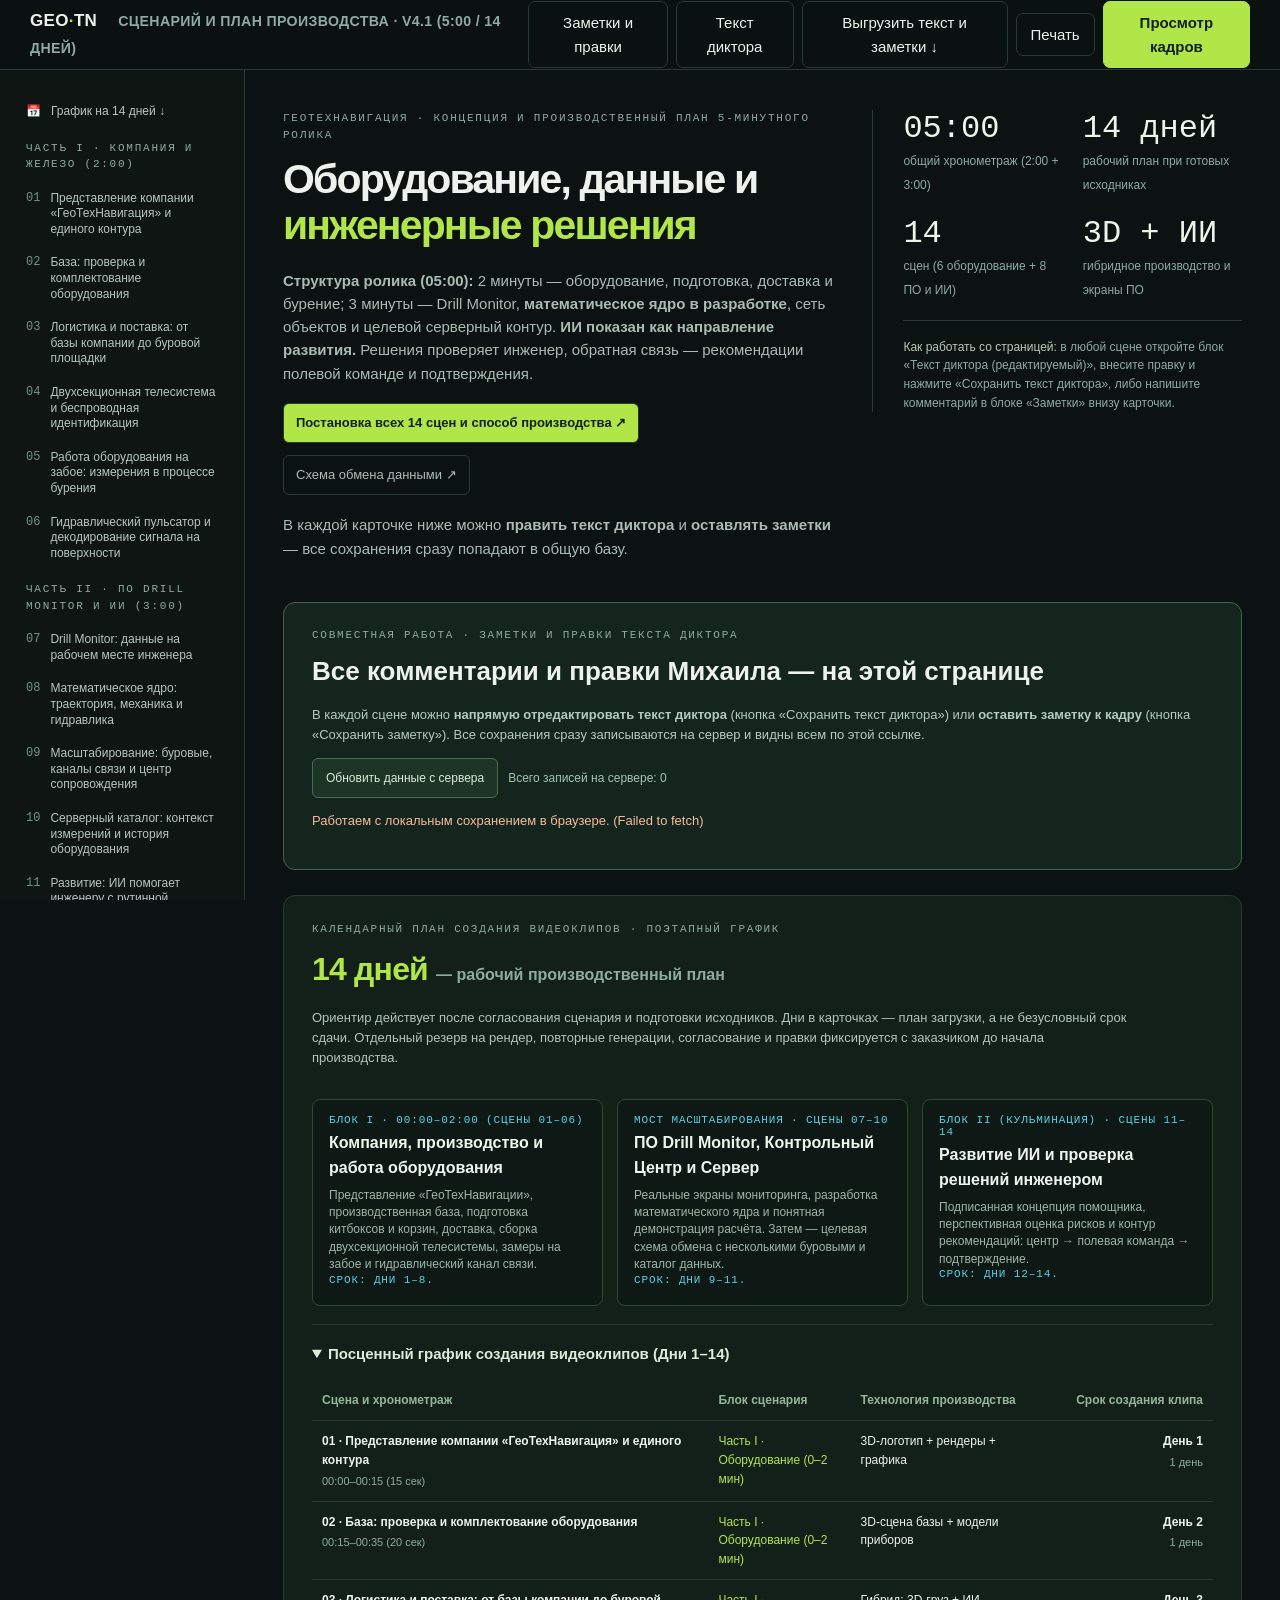
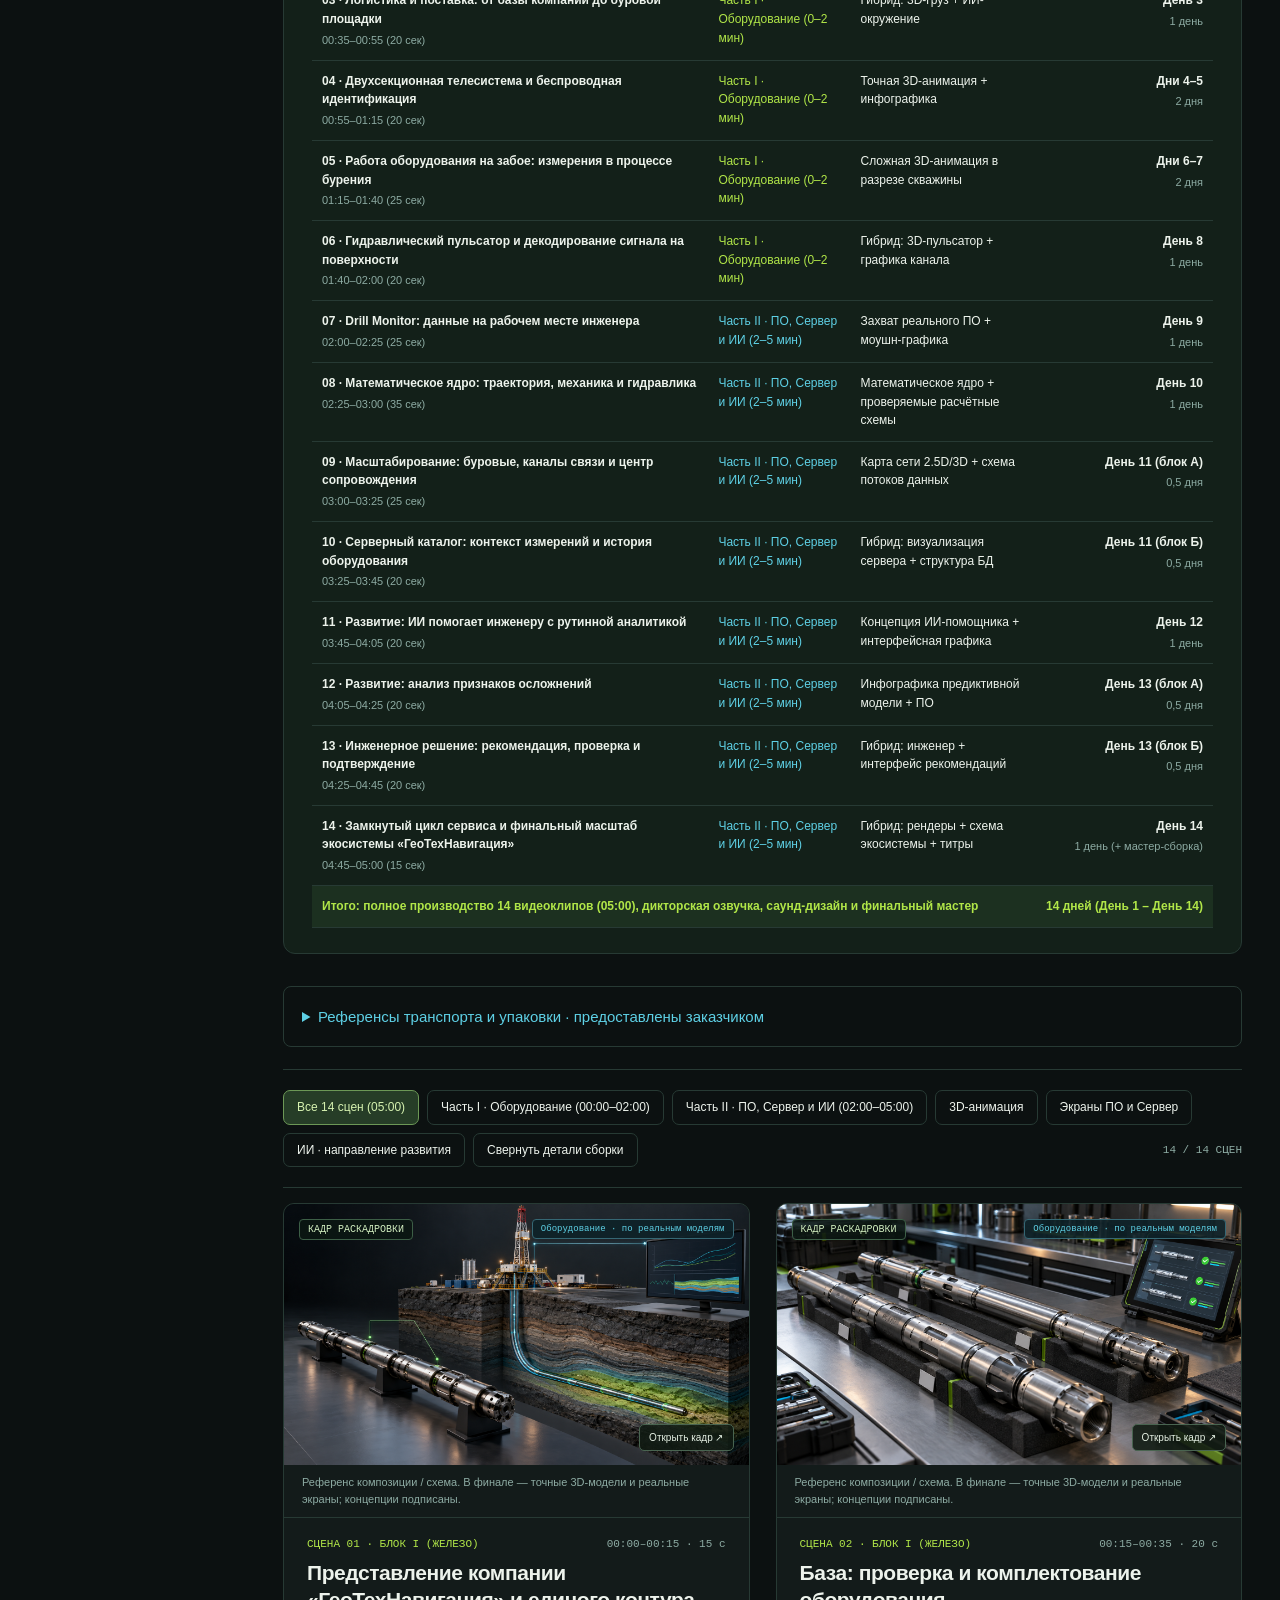
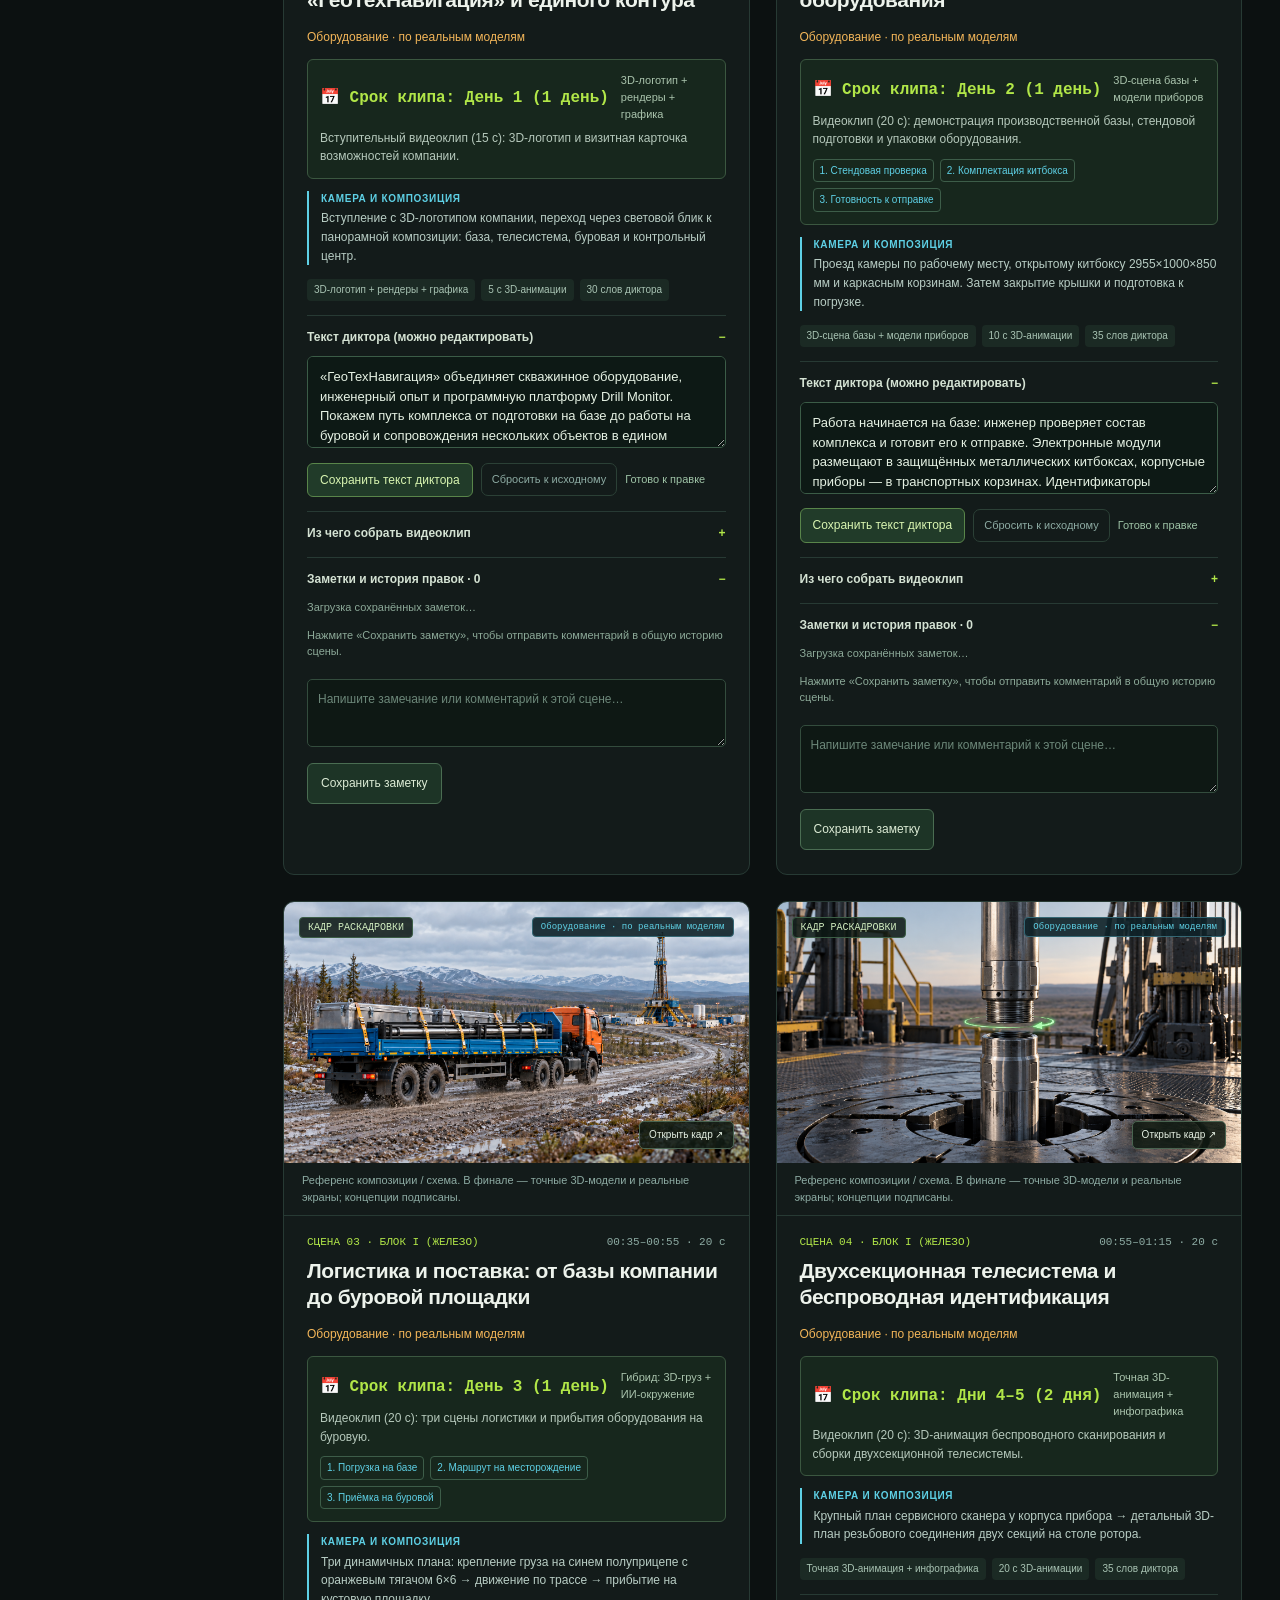
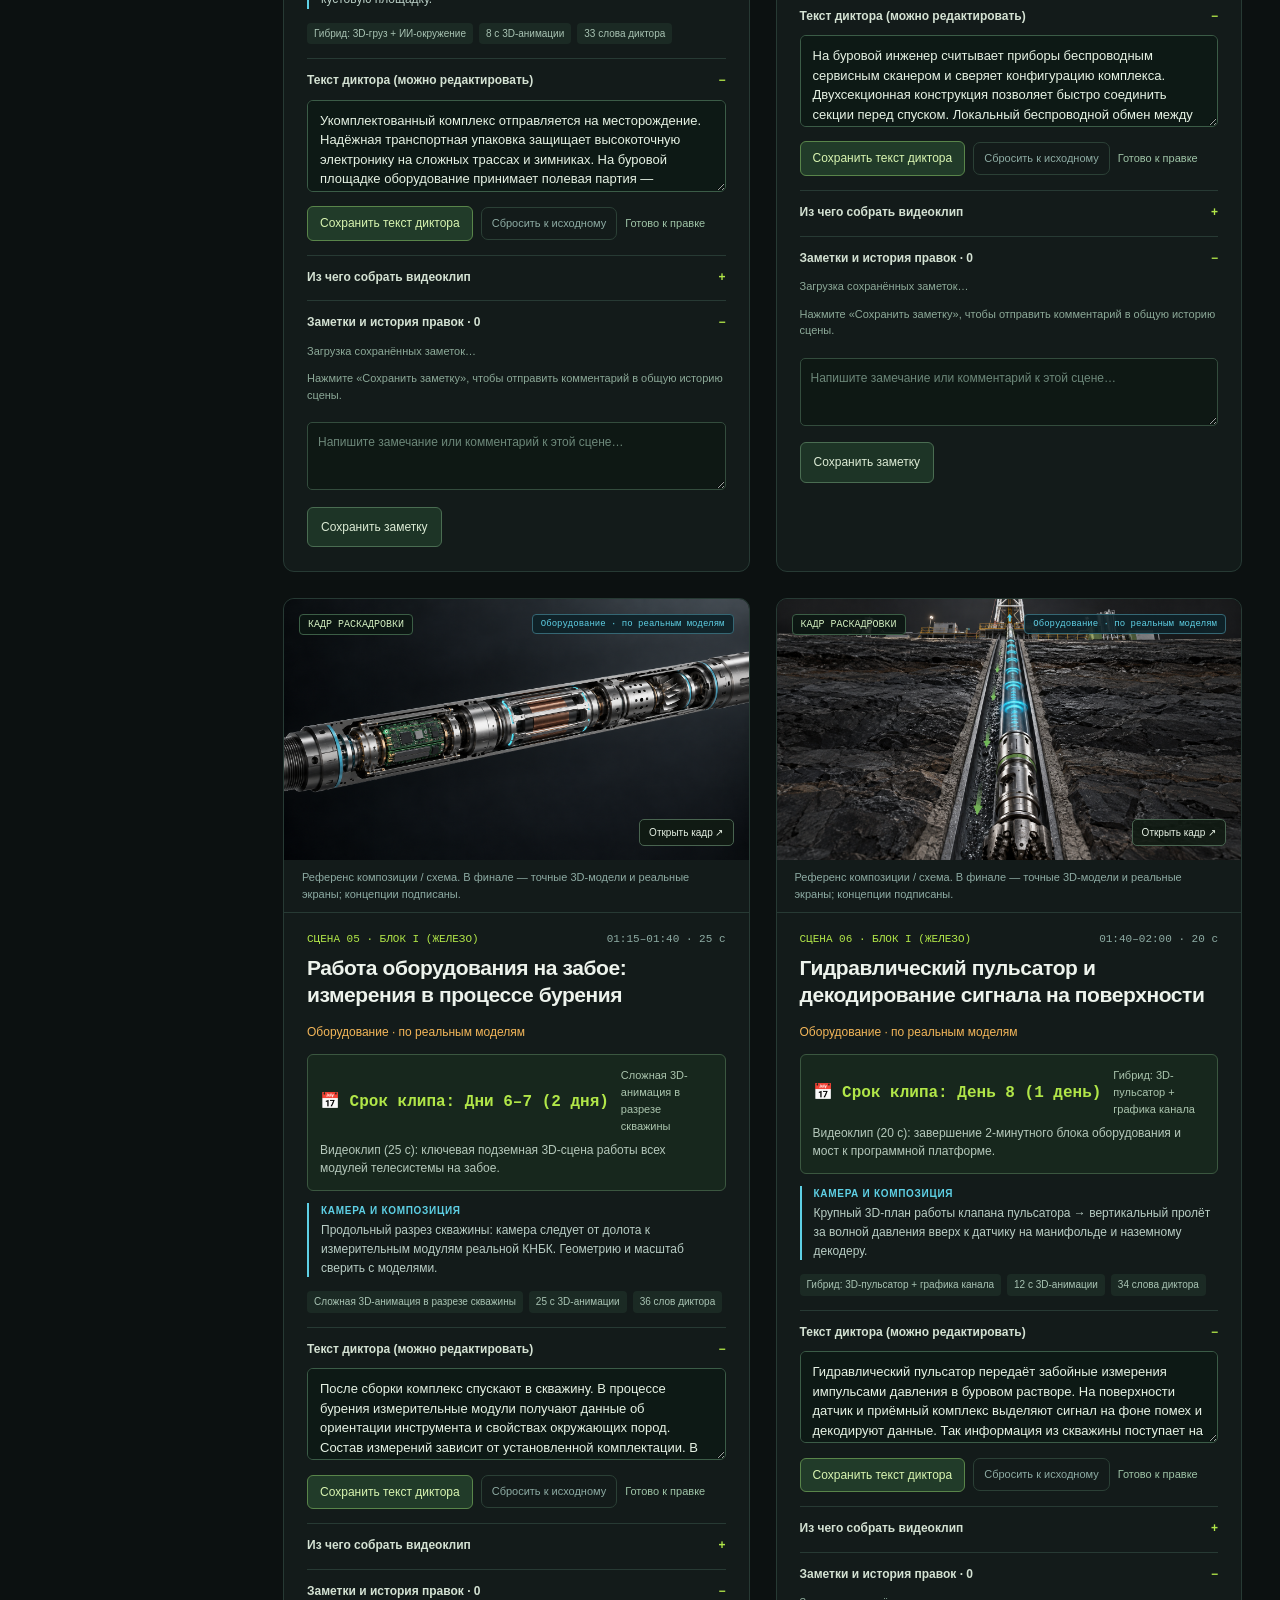
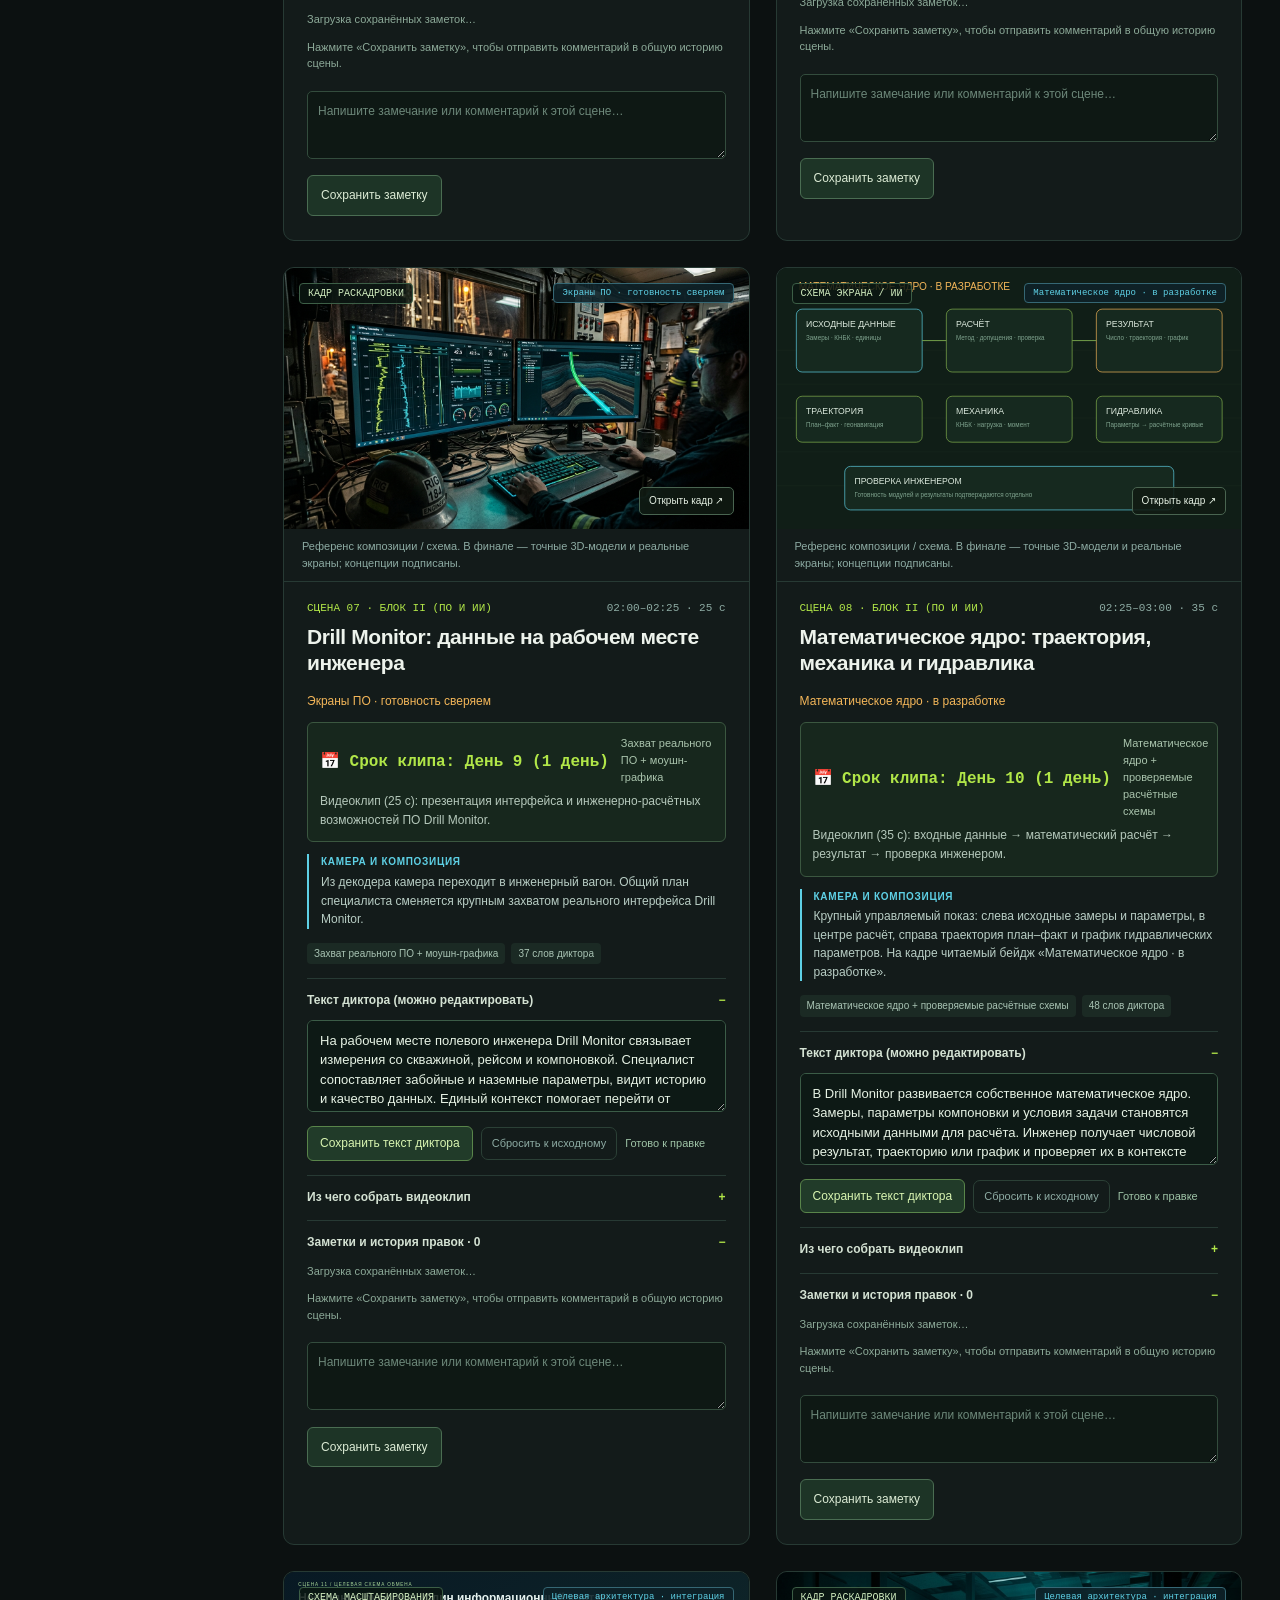
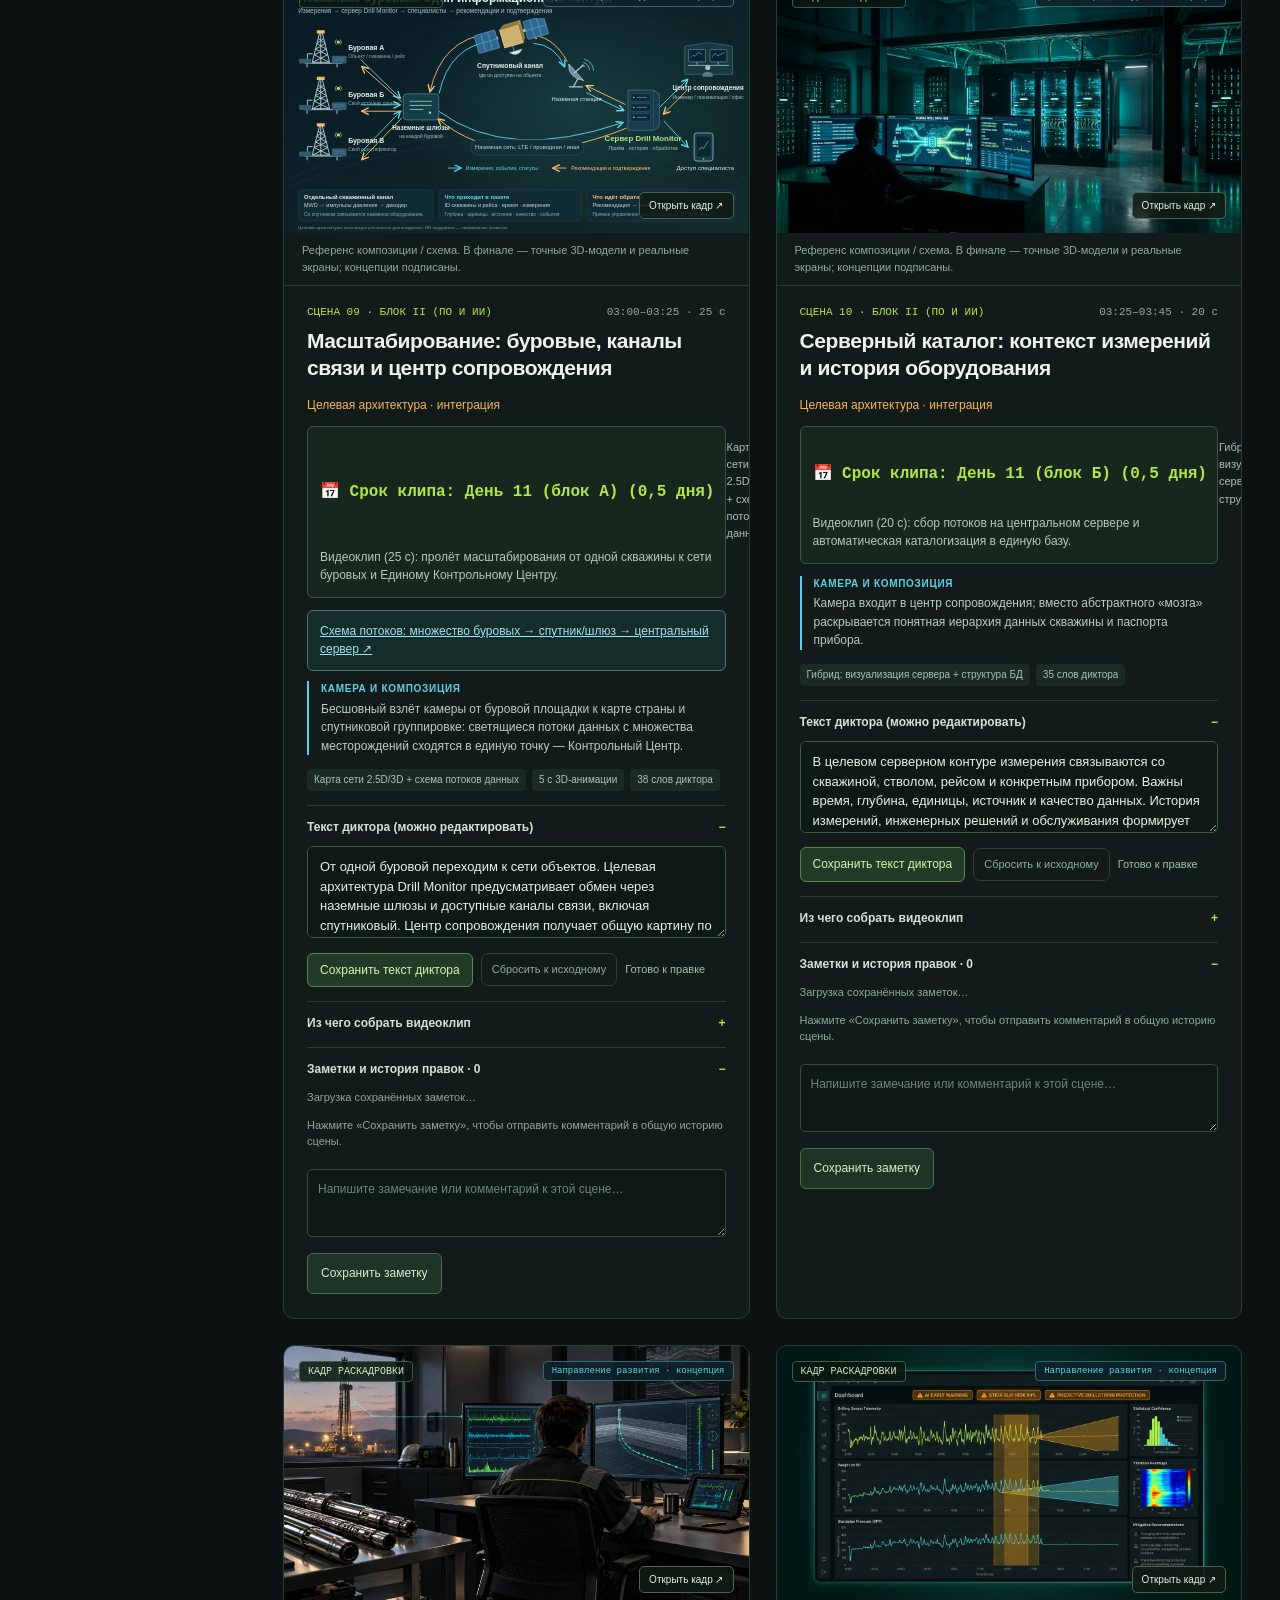
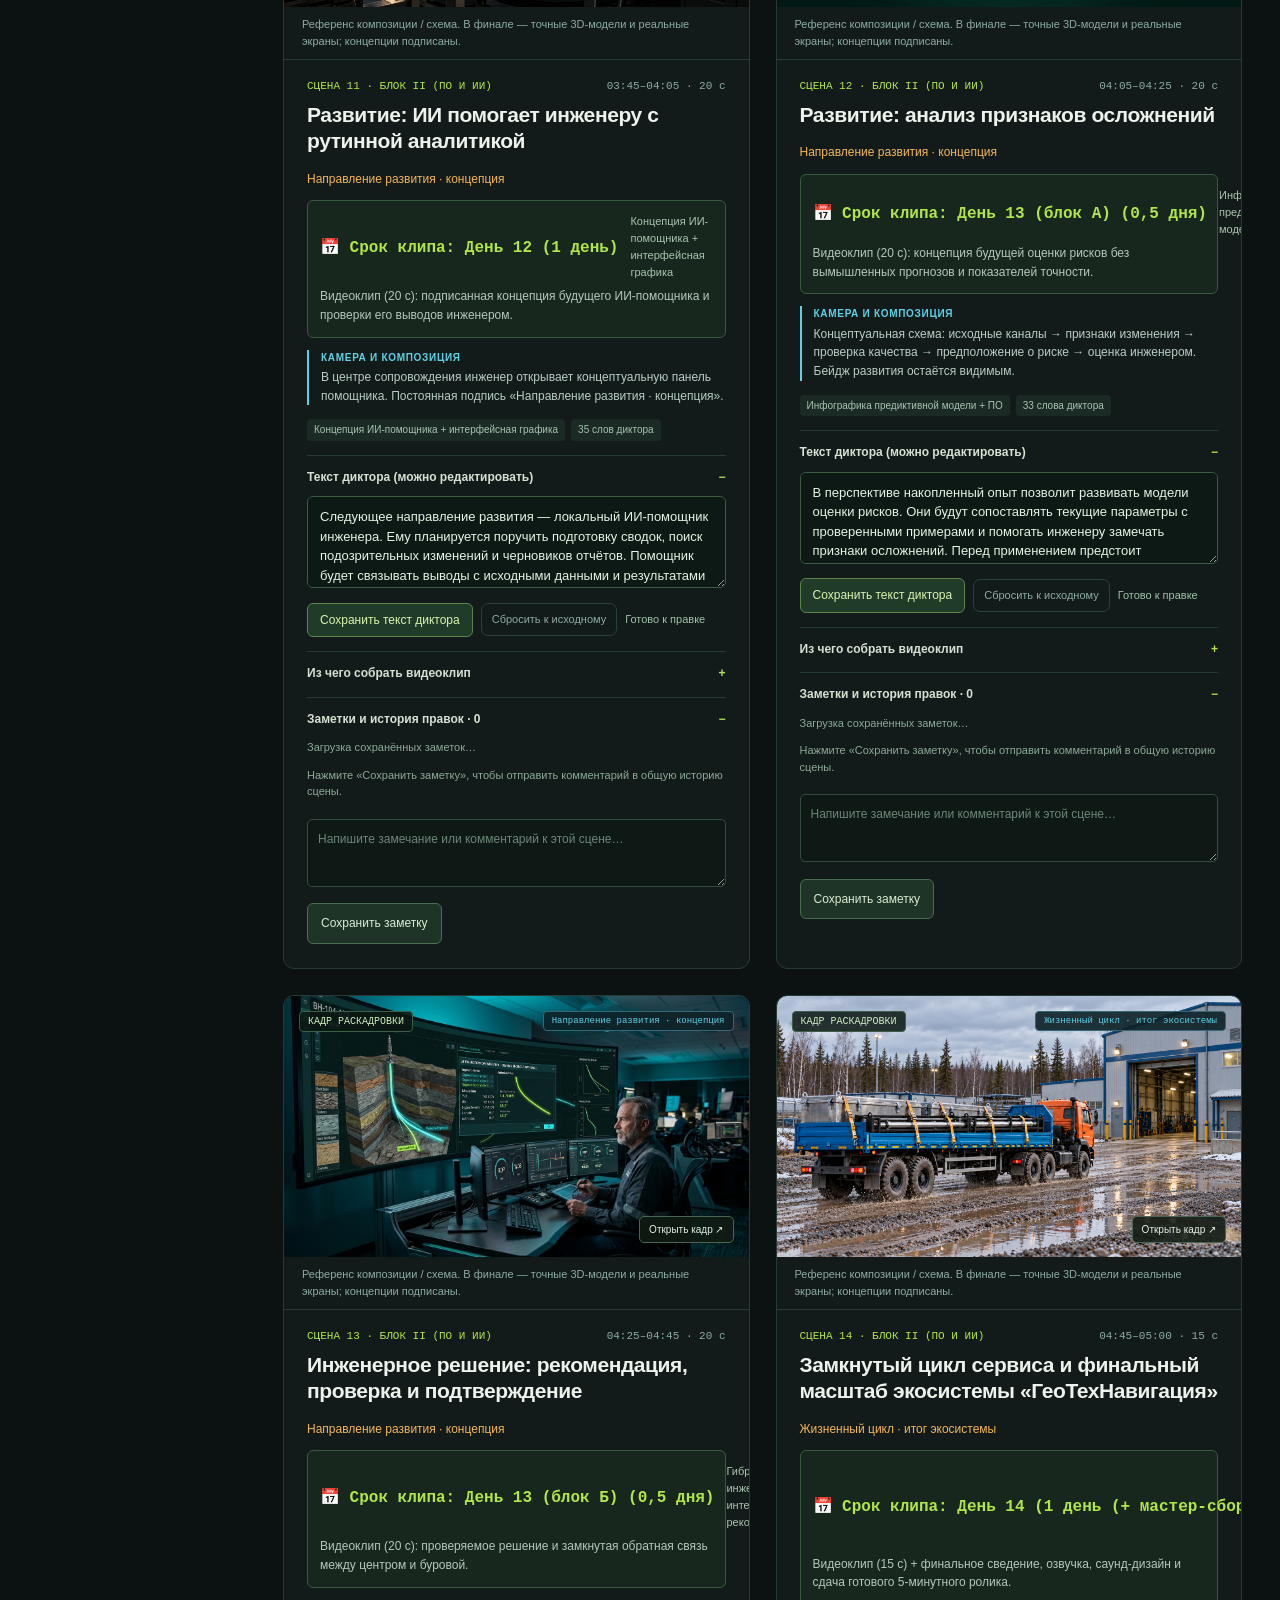
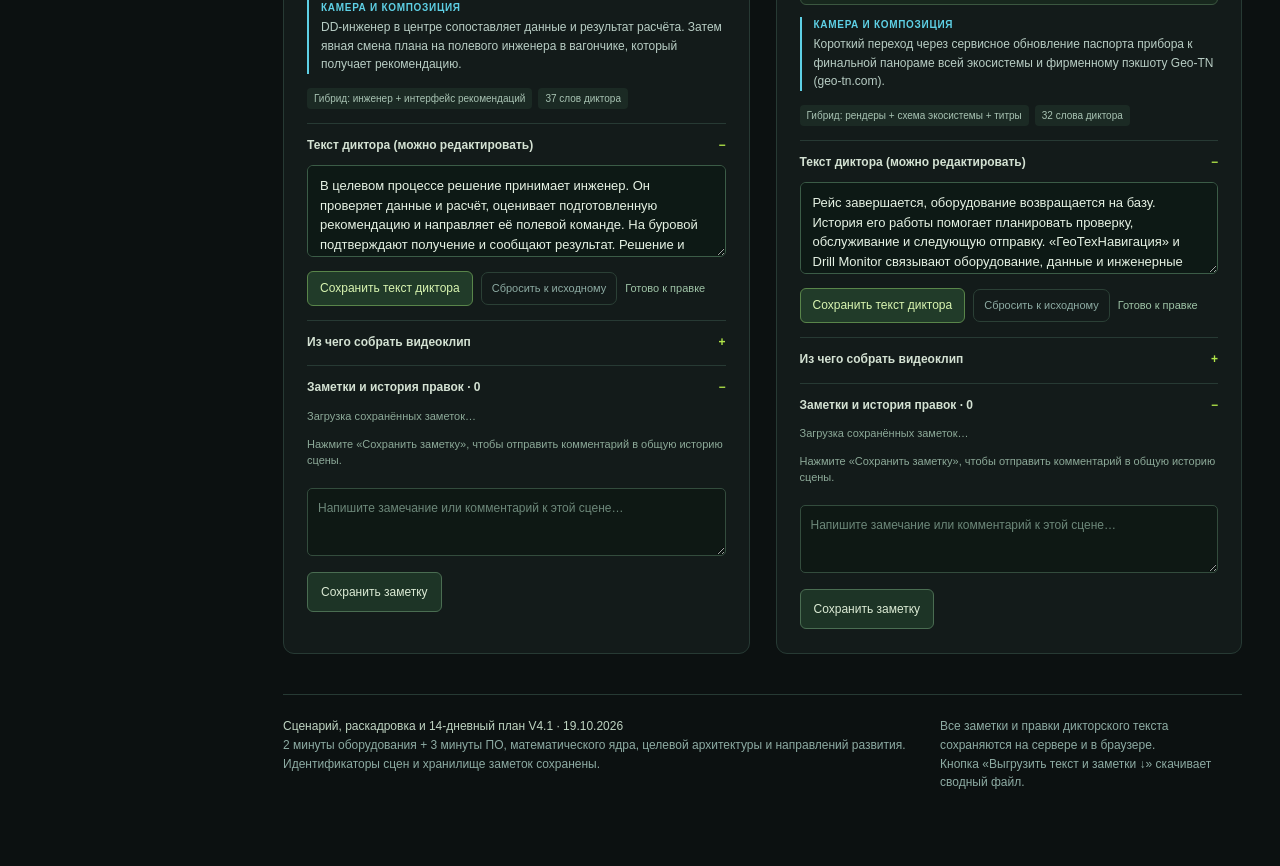
<file: index.html>
<!doctype html>
<html lang="ru"><head><meta charset="utf-8"><meta name="viewport" content="width=device-width,initial-scale=1">
<title>Geo-TN · Drill Monitor — сценарий и постановка V4.1</title><meta name="description" content="Ролик Geo-TN и Drill Monitor: 5 минут, 14 сцен. Реальное оборудование, математическое ядро в разработке, целевая архитектура обмена и ИИ как направление развития."><meta name="robots" content="noindex,nofollow,noarchive"><meta name="theme-color" content="#0c1111">
<style>
:root{color-scheme:dark;--bg:#0c1111;--panel:#131b1a;--muted:#8daba3;--line:#273a34;--green:#b1e648;--cyan:#5ed0e5;--amber:#f3b659;--ink:#edf3ec}*{box-sizing:border-box}html{scroll-behavior:smooth;scroll-padding-top:90px}body{margin:0;background:var(--bg);color:var(--ink);font:15px/1.55 "Segoe UI",Arial,sans-serif}button,a,input,textarea{font:inherit}button{cursor:pointer}a{color:inherit;text-decoration:none}button:focus-visible,a:focus-visible,textarea:focus-visible{outline:2px solid var(--cyan);outline-offset:4px}button{border:1px solid var(--line);background:transparent;color:var(--ink);border-radius:7px;padding:9px 14px}button:hover{background:#23352d;border-color:#64815e}.primary{background:var(--green);color:#122016;border-color:var(--green);font-weight:600}.primary:hover{background:#c7ed80}.top{position:sticky;top:0;z-index:20;height:70px;background:#0c1111ed;backdrop-filter:blur(14px);border-bottom:1px solid var(--line);display:flex;align-items:center;justify-content:space-between;padding:0 30px;gap:14px}.brand{font-size:17px;font-weight:650;letter-spacing:.02em}.brand i{font-style:normal;color:var(--green)}.top small{color:var(--muted);margin-left:16px}.actions{display:flex;gap:8px;align-items:center}.side{position:fixed;left:0;top:70px;bottom:0;width:245px;border-right:1px solid var(--line);padding:24px 14px;overflow:auto;background:#0e1513}.eyebrow{font:11px/1.5 Consolas,monospace;letter-spacing:.16em;text-transform:uppercase;color:var(--muted)}.side .eyebrow{padding:10px 12px 8px}.nav-link{display:flex;gap:10px;padding:8px 12px;margin:2px 0;border-radius:6px;color:#b6c5bf;font-size:12px;line-height:1.3}.nav-link b{color:#749483;font:12px Consolas,monospace}.nav-link:hover,.nav-link.active{background:#1b3024;color:#fff}.nav-link.active b{color:var(--green)}.side-foot{margin-top:18px;padding:16px 12px;border-top:1px solid var(--line);font-size:12px;color:var(--muted)}main{margin-left:245px;padding:40px 38px 65px;max-width:1800px}.hero{display:grid;grid-template-columns:1.2fr .8fr;gap:35px;align-items:start;margin-bottom:30px}.hero h1{font-size:clamp(30px,3.2vw,48px);line-height:1.12;letter-spacing:-.045em;font-weight:550;margin:14px 0 20px;max-width:740px}.hero h1 em{font-style:normal;color:var(--green)}.hero p{color:#a9bcb2;max-width:680px;margin:0 0 12px}.meta{border-left:1px solid var(--line);padding-left:30px;display:grid;grid-template-columns:1fr 1fr;gap:20px}.metric strong{display:block;font:32px/1.2 Consolas,monospace;color:#ecf5e8}.metric span{font-size:12px;color:var(--muted)}.legend{font-size:12px;color:var(--muted);grid-column:1/-1;border-top:1px solid var(--line);padding-top:17px}.legend b{color:#bacaaf;font-weight:500}.toolbar{display:flex;gap:8px;flex-wrap:wrap;align-items:center;padding:20px 0;margin-bottom:15px;border-top:1px solid var(--line);border-bottom:1px solid var(--line)}.toolbar button{font-size:12px;padding:7px 13px}.toolbar button.selected{background:#263d27;border-color:#6c9856;color:#d6f2b0}.toolbar .count{margin-left:auto;font:11px Consolas,monospace;color:var(--muted)}.grid{display:grid;grid-template-columns:1fr 1fr;gap:26px}.card{border:1px solid var(--line);border-radius:11px;background:var(--panel);overflow:hidden;scroll-margin-top:95px}.card[hidden]{display:none}.frame{display:block;width:100%;padding:0;border:0;border-radius:0;aspect-ratio:16/9;position:relative;overflow:hidden;background:#0b1615}.frame img,.frame svg{width:100%;height:100%;display:block;object-fit:cover;transition:transform .5s}.frame:hover img{transform:scale(1.035)}.frame:hover{border:0;background:#0b1615}.frame:after{content:"Открыть кадр ↗";position:absolute;right:15px;bottom:14px;padding:5px 9px;border:1px solid #496450;border-radius:5px;font-size:10px;background:#101b13df;color:#e4efe2}.tag{position:absolute;left:15px;top:15px;background:#0b1712d9;padding:4px 8px;border:1px solid #3c5e46;border-radius:4px;font:10px Consolas,monospace;color:#d2eec0}.phase-tag{position:absolute;right:15px;top:15px;background:#0e2228e6;padding:4px 8px;border:1px solid #356774;border-radius:4px;font:10px Consolas,monospace;color:var(--cyan)}.card-body{padding:20px 23px 24px}.scene-meta{display:flex;align-items:center;justify-content:space-between;gap:10px;font:11px Consolas,monospace;color:var(--muted)}.scene-meta strong{color:var(--green);font-weight:500}.card h2{font-size:21px;line-height:1.25;font-weight:550;letter-spacing:-.02em;margin:10px 0 15px}.camera{border-left:2px solid var(--cyan);padding-left:12px;color:#b8cdc4;font-size:12px}.camera b{display:block;font-size:10px;color:var(--cyan);letter-spacing:.07em;margin-bottom:3px;text-transform:uppercase}.chips{display:flex;flex-wrap:wrap;gap:6px;margin:14px 0}.chip{background:#1b2a24;color:#a8c3b3;border-radius:4px;padding:3px 7px;font-size:10px}.details{border-top:1px solid var(--line);margin-top:14px;padding-top:12px}.details summary{cursor:pointer;font-size:12px;color:#d4e2d3;list-style:none;display:flex;justify-content:space-between;font-weight:550}.details summary:after{content:"+";color:var(--green)}.details[open] summary:after{content:"−"}.voice-editor-wrap{margin-top:10px}.voice-edit{width:100%;resize:vertical;min-height:92px;background:#0d1915;color:#e6f2e4;border:1px solid #3b5c47;border-radius:6px;padding:10px 12px;font-size:13px;line-height:1.5}.voice-edit:focus{border-color:var(--green)}.voice-actions{display:flex;align-items:center;gap:8px;flex-wrap:wrap;margin-top:8px}.voice-save-btn{background:#213b29;color:#d9f5b1;border:1px solid #59854a;border-radius:6px;padding:7px 12px;font-size:12px;font-weight:500}.voice-save-btn:hover{background:#2c4f36}.voice-reset-btn{padding:7px 10px;font-size:11px;color:var(--muted);border-color:#2b4036}.voice-save-status{font-size:11px;color:#9fc4a7}.production{font-size:12px;color:#aebfb5;margin:12px 0}.production b{color:#e0e9dc;font-weight:500}.production ul{padding-left:18px;margin:6px 0 13px}.check{color:#8ca898;font-size:11px;padding:9px 12px;background:#0e1915;border-radius:5px}.notes{width:100%;resize:vertical;min-height:68px;background:#0e1814;color:#dce7d8;border:1px solid #334c3d;border-radius:5px;padding:10px;font-size:12px;margin-top:8px}.notes::placeholder{color:#6c8779}.footer{margin-top:40px;padding-top:22px;border-top:1px solid var(--line);display:flex;justify-content:space-between;gap:20px;color:var(--muted);font-size:12px}.footer b{color:#bfd4c2;font-weight:500}.fulltext{display:none;max-width:980px;margin:auto}.fulltext h2{font-size:24px;font-weight:550;margin:8px 0 12px}.fulltext section{padding:24px 0;border-bottom:1px solid var(--line)}.fulltext small{font:12px Consolas,monospace;color:var(--green)}.fulltext textarea{width:100%;min-height:88px;background:#0e1814;color:#e6f2e4;border:1px solid #3b5c47;border-radius:6px;padding:12px;font-size:15px;line-height:1.55;margin-top:8px}.view-text .grid,.view-text .toolbar{display:none}.view-text .fulltext{display:block}.modal{position:fixed;inset:0;background:#050c0bfa;z-index:80;overflow:auto;padding:28px 35px}.modal[hidden]{display:none}.modal-bar{display:flex;align-items:center;justify-content:space-between;gap:14px;max-width:1500px;margin:auto auto 20px}.modal-bar h2{font-size:20px;font-weight:550;margin:0}.modal-bar small{color:var(--green);font:12px Consolas,monospace}.modal-content{max-width:1500px;margin:auto;display:grid;grid-template-columns:1.65fr 1fr;gap:28px}.modal-image{aspect-ratio:16/9;border:1px solid var(--line);border-radius:10px;overflow:hidden}.modal-image img,.modal-image svg{width:100%;height:100%;object-fit:cover;display:block}.modal-copy{color:#b8cabb;font-size:14px}.modal-copy h3{font-size:11px;text-transform:uppercase;letter-spacing:.12em;color:var(--green);font-weight:500;margin:0 0 7px}.modal-copy p{margin:0 0 20px}.modal-copy ul{padding-left:18px;margin-bottom:20px}.modal-help{max-width:1500px;margin:20px auto;color:#729481;font-size:11px}.modal-open{overflow:hidden}
@media(min-width:1450px){.grid{grid-template-columns:repeat(3,1fr)}.card h2{font-size:20px}}
@media(max-width:1100px){.side{width:195px}.top{padding:0 20px}main{margin-left:195px;padding:30px 24px}.hero{grid-template-columns:1fr}.meta{border-left:0;padding-left:0;grid-template-columns:repeat(4,1fr)}.legend{grid-column:1/-1}.modal-content{grid-template-columns:1fr}.modal-copy{display:grid;grid-template-columns:1fr 1fr;gap:20px}.modal-copy .section{min-width:0}}
@media(max-width:760px){.side{display:none}main{margin-left:0;padding:25px 16px}.top{height:auto;min-height:64px;padding:12px 16px;flex-wrap:wrap}.top small{display:none}.actions{gap:5px}.actions button{font-size:11px;padding:7px 9px}.grid{grid-template-columns:1fr}.meta{grid-template-columns:repeat(2,1fr);gap:12px}.metric strong{font-size:24px}.metric span{font-size:10px}.hero h1{font-size:34px}.modal{padding:18px 15px}.modal-bar{align-items:flex-start}.modal-bar h2{font-size:17px}.modal-copy{display:block}.modal-copy .section{margin-bottom:22px}.footer{flex-direction:column}}
@media print{body{background:white;color:#172a1d;font-size:10pt}.top,.side,.toolbar,.footer,.modal,.notes,.actions,.voice-actions{display:none!important}main{margin:0;padding:0}.hero{display:block;margin-bottom:18px}.hero h1{font-size:25pt;color:#152c21}.hero p,.hero em{color:#214532}.meta{display:none}.grid{display:block}.card{background:white;border:1px solid #bccbbb;break-inside:avoid;margin-bottom:14px;border-radius:0}.frame{max-width:600px;margin:auto}.frame:after{display:none}.card h2,.production b,.details summary{color:#152c21}.card-body{padding:14px}.scene-meta,.voice-edit,.camera,.production{color:#283b2e;background:white;border-color:#ccc}.check{color:#465e4f;background:#f0f4ee}.chip{color:#2b462f;background:#e7eee4}.details{border-color:#ced8c7}.details:not([open]){display:none}.fulltext textarea{color:#203529;background:white;border:0}}
.references{border:1px solid var(--line);padding:18px;border-radius:8px;margin:0 0 22px}.references summary{cursor:pointer;color:var(--cyan)}.references p{color:var(--muted);font-size:12px}.ref-grid{display:grid;grid-template-columns:repeat(3,1fr);gap:15px}.ref-grid figure{margin:0;min-width:0}.ref-grid img{width:100%;height:200px;object-fit:contain;background:#111815;border-radius:6px}.ref-grid figcaption{font-size:11px;color:#a8beb0;margin-top:8px}@media(max-width:760px){.ref-grid{grid-template-columns:1fr}}
.schedule-box{border:1px solid var(--line);border-radius:12px;padding:25px 28px;margin:25px 0 32px;background:#132019;scroll-margin-top:95px}.schedule-top{display:flex;justify-content:space-between;gap:22px;align-items:center;flex-wrap:wrap}.schedule-box h2{font-size:32px;font-weight:550;letter-spacing:-.025em;margin:8px 0;color:var(--green)}.schedule-box h2 span{font-size:16px;letter-spacing:0;color:var(--muted)}.schedule-box p{color:#b2c4b9;font-size:13px;max-width:820px}.pillars{display:grid;grid-template-columns:repeat(3,1fr);gap:14px;margin:18px 0}.pillar{background:#0e1915;border:1px solid #2e4739;border-radius:8px;padding:14px 16px}.pillar b{display:block;color:var(--cyan);font:11px Consolas,monospace;text-transform:uppercase;letter-spacing:.08em;margin-bottom:5px}.pillar strong{display:block;font-size:16px;color:#eef6ec;margin-bottom:6px}.pillar span{font-size:12px;color:#9eb5a8;line-height:1.45;display:block}.estimate{border-top:1px solid var(--line);margin-top:18px;padding-top:17px}.estimate summary{cursor:pointer;color:#ddecda;font-weight:550}.table-scroll{overflow:auto;margin-top:15px}table{width:100%;border-collapse:collapse;font-size:12px}th,td{text-align:left;padding:11px 10px;border-bottom:1px solid var(--line);vertical-align:top}th{color:#91b799}td:first-child{width:44%}td:last-child,th:last-child{text-align:right;white-space:nowrap}td small{display:block;color:var(--muted);font-size:11px;margin-top:3px}td a:hover{color:var(--green)}.subtotal td,tfoot th{color:var(--green);font-weight:650;background:#1c3020}.scene-price{border:1px solid #3b5740;padding:12px;border-radius:6px;background:#17271d;margin:12px 0}.scene-price .price-line{display:flex;justify-content:space-between;gap:12px;align-items:center}.scene-price strong{color:var(--green);font:16px Consolas,monospace;font-weight:600;white-space:nowrap}.scene-price .tech{color:#aac4ad;font-size:11px}.scene-price p{font-size:12px;color:#b5c8bb;margin:6px 0 0}.stage-strip{display:flex;flex-wrap:wrap;gap:6px;margin-top:10px}.stage-strip span{border:1px solid #3d5d49;border-radius:4px;color:var(--cyan);padding:3px 6px;font-size:10px}.view-text .schedule-box{display:none}@media(max-width:900px){.pillars{grid-template-columns:1fr}}
.network-link a{display:block;padding:11px 12px;border:1px solid #4c7468;border-radius:6px;color:#9de5ec;background:#142d2b;font-size:12px;text-decoration:underline}.network-link{margin:10px 0}
.status-note{color:var(--amber);font-size:12px;margin:5px 0 12px}.reference-note{font-size:11px;color:var(--muted);padding:9px 18px;margin:0;border-bottom:1px solid var(--line)}.production-entry{display:inline-block;border:1px solid var(--line);border-radius:6px;padding:9px 12px;margin:6px 8px 6px 0;font-size:13px}.phase-tag{max-width:65%;font-size:9px;text-align:right}@media(max-width:600px){.phase-tag{max-width:61%}}
</style><link rel="stylesheet" href="review.css?v=2.4"></head><body>
<header class="top"><div class="brand">GEO<i>·</i>TN <small>СЦЕНАРИЙ И ПЛАН ПРОИЗВОДСТВА · V4.1 (5:00 / 14 ДНЕЙ)</small></div><div class="actions"><button id="voiceButton">Текст диктора</button><button id="notesExport">Выгрузить текст и заметки ↓</button><button id="printButton">Печать</button><button class="primary" id="showButton">Просмотр кадров</button></div></header>
<aside class="side">
  <a class="nav-link" href="#schedule"><b>📅</b><span>График на 14 дней ↓</span></a>
  <div class="eyebrow">Часть I · Компания и железо (2:00)</div>
  <nav id="nav-part1" aria-label="Часть 1: Оборудование"></nav>
  <div class="eyebrow">Часть II · ПО Drill Monitor и ИИ (3:00)</div>
  <nav id="nav-part2" aria-label="Часть 2: ПО и ИИ"></nav>
  <div class="side-foot">2 мин: Компания и оборудование.<br>3 мин: ПО, матядро, целевая архитектура и развитие ИИ.<br><br>План производства: 14 дней</div>
</aside>
<main>
  <div class="hero">
    <div>
      <div class="eyebrow">ГеоТехНавигация · Концепция и производственный план 5-минутного ролика</div>
      <h1>Оборудование, данные и <em>инженерные решения</em></h1>
      <p><b>Структура ролика (05:00):</b> 2 минуты — оборудование, подготовка, доставка и бурение; 3 минуты — Drill Monitor, <b>математическое ядро в разработке</b>, сеть объектов и целевой серверный контур. <b>ИИ показан как направление развития.</b> Решения проверяет инженер, обратная связь — рекомендации полевой команде и подтверждения.</p><p><a class="primary production-entry" href="production.html">Постановка всех 14 сцен и способ производства ↗</a> <a class="production-entry" href="network.html">Схема обмена данными ↗</a></p>
      <p>В каждой карточке ниже можно <b>править текст диктора</b> и <b>оставлять заметки</b> — все сохранения сразу попадают в общую базу.</p>
    </div>
    <div class="meta">
      <div class="metric"><strong>05:00</strong><span>общий хронометраж (2:00 + 3:00)</span></div>
      <div class="metric"><strong>14 дней</strong><span>рабочий план при готовых исходниках</span></div>
      <div class="metric"><strong>14</strong><span>сцен (6 оборудование + 8 ПО и ИИ)</span></div>
      <div class="metric"><strong>3D + ИИ</strong><span>гибридное производство и экраны ПО</span></div>
      <div class="legend"><b>Как работать со страницей:</b> в любой сцене откройте блок «Текст диктора (редактируемый)», внесите правку и нажмите «Сохранить текст диктора», либо напишите комментарий в блоке «Заметки» внизу карточки.</div>
    </div>
  </div>

  <section class="schedule-box" id="schedule">
    <div class="schedule-top">
      <div>
        <div class="eyebrow">Календарный план создания видеоклипов · поэтапный график</div>
        <h2>14 дней <span>— рабочий производственный план</span></h2>
        <p>Ориентир действует после согласования сценария и подготовки исходников. Дни в карточках — план загрузки, а не безусловный срок сдачи. Отдельный резерв на рендер, повторные генерации, согласование и правки фиксируется с заказчиком до начала производства.</p>
      </div>
    </div>
    <div class="pillars">
      <div class="pillar">
        <b>Блок I · 00:00–02:00 (Сцены 01–06)</b>
        <strong>Компания, производство и работа оборудования</strong>
        <span>Представление «ГеоТехНавигации», производственная база, подготовка китбоксов и корзин, доставка, сборка двухсекционной телесистемы, замеры на забое и гидравлический канал связи. <b>Срок: Дни 1–8.</b></span>
      </div>
      <div class="pillar">
        <b>Мост масштабирования · Сцены 07–10</b>
        <strong>ПО Drill Monitor, Контрольный Центр и Сервер</strong>
        <span>Реальные экраны мониторинга, разработка математического ядра и понятная демонстрация расчёта. Затем — целевая схема обмена с несколькими буровыми и каталог данных. <b>Срок: Дни 9–11.</b></span>
      </div>
      <div class="pillar">
        <b>Блок II (Кульминация) · Сцены 11–14</b>
        <strong>Развитие ИИ и проверка решений инженером</strong>
        <span>Подписанная концепция помощника, перспективная оценка рисков и контур рекомендаций: центр → полевая команда → подтверждение. <b>Срок: Дни 12–14.</b></span>
      </div>
    </div>
    <details class="estimate" open>
      <summary>Посценный график создания видеоклипов (Дни 1–14)</summary>
      <div class="table-scroll">
        <table>
          <thead>
            <tr>
              <th>Сцена и хронометраж</th>
              <th>Блок сценария</th>
              <th>Технология производства</th>
              <th>Срок создания клипа</th>
            </tr>
          </thead>
          <tbody id="scheduleTableBody"></tbody>
          <tfoot>
            <tr>
              <th colspan="3">Итого: полное производство 14 видеоклипов (05:00), дикторская озвучка, саунд-дизайн и финальный мастер</th>
              <th>14 дней (День 1 – День 14)</th>
            </tr>
          </tfoot>
        </table>
      </div>
    </details>
  </section>

  <details class="references">
    <summary>Референсы транспорта и упаковки · предоставлены заказчиком</summary>
    <p>Для сцен подготовки, логистики и сервисного возврата. Геометрию крупного плана сверяем с этими изображениями.</p>
    <div class="ref-grid">
      <figure><img loading="lazy" src="assets/ref-truck.png" alt="Тягач и длинный бортовой полуприцеп."><figcaption>Тягач и длинный бортовой полуприцеп (оранжевая кабина и синий полуприцеп).</figcaption></figure>
      <figure><img loading="lazy" src="assets/ref-kitbox.jpg" alt="Металлический китбокс: 2955 × 1000 × 850 мм; масса 260 кг."><figcaption>Металлический китбокс: 2955 × 1000 × 850 мм; масса 260 кг.</figcaption></figure>
      <figure><img loading="lazy" src="assets/ref-baskets.webp" alt="Открытый китбокс и каркасные корзины/пеналы с трубными приборами."><figcaption>Открытый китбокс и каркасные корзины/пеналы с трубными приборами.</figcaption></figure>
    </div>
  </details>

  <div class="toolbar">
    <button class="selected" data-filter="all">Все 14 сцен (05:00)</button>
    <button data-filter="part1">Часть I · Оборудование (00:00–02:00)</button>
    <button data-filter="part2">Часть II · ПО, Сервер и ИИ (02:00–05:00)</button>
    <button data-filter="3d">3D-анимация</button>
    <button data-filter="ui">Экраны ПО и Сервер</button>
    <button data-filter="ai">ИИ · направление развития</button>
    <button id="expandButton">Свернуть детали сборки</button>
    <span class="count" id="count">14 / 14 СЦЕН</span>
  </div>

  <div class="grid" id="grid"></div>
  <article class="fulltext" id="fulltext"></article>

  <footer class="footer">
    <div><b>Сценарий, раскадровка и 14-дневный план V4.1 · 19.10.2026</b><br>2 минуты оборудования + 3 минуты ПО, математического ядра, целевой архитектуры и направлений развития. Идентификаторы сцен и хранилище заметок сохранены.</div>
    <div>Все заметки и правки дикторского текста сохраняются на сервере и в браузере.<br>Кнопка «Выгрузить текст и заметки ↓» скачивает сводный файл.</div>
  </footer>
</main>

<div class="modal" id="modal" role="dialog" aria-modal="true" aria-label="Просмотр кадра" hidden>
  <div class="modal-bar">
    <div><small id="modalTime"></small><h2 id="modalTitle"></h2></div>
    <div class="actions"><button id="previous" aria-label="Предыдущий кадр">←</button><button id="next" aria-label="Следующий кадр">→</button><button id="closeModal">Закрыть ×</button></div>
  </div>
  <div class="modal-content">
    <div class="modal-image" id="modalImage"></div>
    <div class="modal-copy" id="modalCopy"></div>
  </div>
  <div class="modal-help">← → — переход между кадрами · Esc — закрыть.</div>
</div>

<script>
"use strict";
const scenes = [
  {
    "id": 1,
    "part": "part1",
    "partLabel": "ЧАСТЬ I · КОМПАНИЯ И ОБОРУДОВАНИЕ",
    "title": "Представление компании «ГеоТехНавигация» и единого контура",
    "time": "00:00–00:15",
    "duration": 15,
    "threeD": 5,
    "scheduleDays": "День 1",
    "clipEffort": "1 день",
    "technology": "3D-логотип + рендеры + графика",
    "tags": [
      "part1",
      "3d",
      "hybrid"
    ],
    "image": "assets/01-ecosystem.png",
    "mode": "hybrid",
    "voice": "«ГеоТехНавигация» объединяет скважинное оборудование, инженерный опыт и программную платформу Drill Monitor. Покажем путь комплекса от подготовки на базе до работы на буровой и сопровождения нескольких объектов в едином цифровом контуре.",
    "camera": "Вступление с 3D-логотипом компании, переход через световой блик к панорамной композиции: база, телесистема, буровая и контрольный центр.",
    "motion": "Проявление объёмного логотипа Geo-TN, затем плавный пролёт по ключевым узлам экосистемы компании.",
    "objects": [
      "Фирменный 3D-логотип «ГеоТехНавигация»",
      "Рендер телесистемы MWD/LWD",
      "Инженерно-производственная база",
      "Контур связи с буровой и ПО"
    ],
    "build": "Анимация векторного/3D логотипа и композитинг со слоями оборудования в DaVinci Resolve / Fusion.",
    "transition": "Световой блик переходит на металлический китбокс в производственном цеху компании.",
    "check": "Точный фирменный знак. Не подменять реальные приборы сгенерированной геометрией.",
    "deliverable": "Вступительный видеоклип (15 с): 3D-логотип и визитная карточка возможностей компании.",
    "statusLabel": "Оборудование · по реальным моделям"
  },
  {
    "id": 2,
    "part": "part1",
    "partLabel": "ЧАСТЬ I · КОМПАНИЯ И ОБОРУДОВАНИЕ",
    "title": "База: проверка и комплектование оборудования",
    "time": "00:15–00:35",
    "duration": 20,
    "threeD": 10,
    "scheduleDays": "День 2",
    "clipEffort": "1 день",
    "technology": "3D-сцена базы + модели приборов",
    "tags": [
      "part1",
      "3d",
      "hybrid"
    ],
    "image": "assets/03-preparation.png",
    "mode": "3d",
    "voice": "Работа начинается на базе: инженер проверяет состав комплекса и готовит его к отправке. Электронные модули размещают в защищённых металлических китбоксах, корпусные приборы — в транспортных корзинах. Идентификаторы связывают оборудование с его паспортом и сервисной историей.",
    "camera": "Проезд камеры по рабочему месту, открытому китбоксу 2955×1000×850 мм и каркасным корзинам. Затем закрытие крышки и подготовка к погрузке.",
    "motion": "Калибровка прибора на стенде, фиксация серийного номера и электронного паспорта, закрытие крышки китбокса.",
    "objects": [
      "Точные 3D-модели приборов Geo-TN",
      "Испытательный/сервисный стенд",
      "Металлический китбокс (2955×1000×850 мм, 260 кг)",
      "Прямоугольные каркасные корзины с трубными модулями"
    ],
    "build": "Использовать утверждённые 3D-модели приборов и упаковки по точным габаритам заказчика.",
    "transition": "Закрытый китбокс и корзины перемещаются в зону погрузки на полуприцеп.",
    "check": "Показывать реальные операции проверки; поверку или сертификацию не изображать без подтверждения. Корзины и китбоксы — по предоставленным референсам.",
    "deliverable": "Видеоклип (20 с): демонстрация производственной базы, стендовой подготовки и упаковки оборудования.",
    "stages": [
      "Стендовая проверка",
      "Комплектация китбокса",
      "Готовность к отправке"
    ],
    "statusLabel": "Оборудование · по реальным моделям"
  },
  {
    "id": 3,
    "part": "part1",
    "partLabel": "ЧАСТЬ I · КОМПАНИЯ И ОБОРУДОВАНИЕ",
    "title": "Логистика и поставка: от базы компании до буровой площадки",
    "time": "00:35–00:55",
    "duration": 20,
    "threeD": 8,
    "scheduleDays": "День 3",
    "clipEffort": "1 день",
    "technology": "Гибрид: 3D-груз + ИИ-окружение",
    "tags": [
      "part1",
      "hybrid",
      "ai"
    ],
    "image": "assets/04-delivery.png",
    "mode": "hybrid",
    "voice": "Укомплектованный комплекс отправляется на месторождение. Надёжная транспортная упаковка защищает высокоточную электронику на сложных трассах и зимниках. На буровой площадке оборудование принимает полевая партия — комплекс полностью готов к сборке и спуску в скважину.",
    "camera": "Три динамичных плана: крепление груза на синем полуприцепе с оранжевым тягачом 6×6 → движение по трассе → прибытие на кустовую площадку.",
    "motion": "0–6 с: фиксация китбоксов и корзин; 6–14 с: движение тягача к месторождению; 14–20 с: заезд на буровую и разгрузка.",
    "objects": [
      "Оранжевый тягач 6×6 с синим бортовым полуприцепом",
      "Закреплённые китбоксы и корзины",
      "Трасса и панорама буровой установки"
    ],
    "build": "Крупные планы груза и машины — управляемое 3D по фотореференсу заказчика; дальние планы дороги и атмосферы — выверенные ИИ-вставки.",
    "transition": "Открытие китбокса на буровой переходит к считыванию приборов сканером.",
    "check": "Сохранить единый внешний вид тягача, полуприцепа и контейнеров во всех кадрах.",
    "deliverable": "Видеоклип (20 с): три сцены логистики и прибытия оборудования на буровую.",
    "stages": [
      "Погрузка на базе",
      "Маршрут на месторождение",
      "Приёмка на буровой"
    ],
    "statusLabel": "Оборудование · по реальным моделям"
  },
  {
    "id": 4,
    "part": "part1",
    "partLabel": "ЧАСТЬ I · КОМПАНИЯ И ОБОРУДОВАНИЕ",
    "title": "Двухсекционная телесистема и беспроводная идентификация",
    "time": "00:55–01:15",
    "duration": 20,
    "threeD": 20,
    "scheduleDays": "Дни 4–5",
    "clipEffort": "2 дня",
    "technology": "Точная 3D-анимация + инфографика",
    "tags": [
      "part1",
      "3d"
    ],
    "image": "assets/04-two-sections.png",
    "mode": "3d",
    "voice": "На буровой инженер считывает приборы беспроводным сервисным сканером и сверяет конфигурацию комплекса. Двухсекционная конструкция позволяет быстро соединить секции перед спуском. Локальный беспроводной обмен между ними показан отдельно от сервисного считывания и канала передачи забойных измерений.",
    "camera": "Крупный план сервисного сканера у корпуса прибора → детальный 3D-план резьбового соединения двух секций на столе ротора.",
    "motion": "Импульс беспроводного считывания ID → соосное сближение и свинчивание двух секций → визуализация локальной межсекционной связи.",
    "objects": [
      "Сервисный беспроводной сканер",
      "Две секции телесистемы в реальной геометрии",
      "Резьбовой стык и стол ротора",
      "Резервная секция на мостках"
    ],
    "build": "Полноценная 3D-анимация в Blender по конструкторским моделям компании + графический слой идентификаторов и межсекционного обмена.",
    "transition": "Собранная колонна начинает спуск в скважину — камера уходит за ней под землю.",
    "check": "Точная кинематика сборки. Сервисный сканер, межсекционный обмен и скважинный канал — три разные связи. Взаимозаменяемость показывать только для согласованных исполнений.",
    "deliverable": "Видеоклип (20 с): 3D-анимация беспроводного сканирования и сборки двухсекционной телесистемы.",
    "statusLabel": "Оборудование · по реальным моделям"
  },
  {
    "id": 5,
    "part": "part1",
    "partLabel": "ЧАСТЬ I · КОМПАНИЯ И ОБОРУДОВАНИЕ",
    "title": "Работа оборудования на забое: измерения в процессе бурения",
    "time": "01:15–01:40",
    "duration": 25,
    "threeD": 25,
    "scheduleDays": "Дни 6–7",
    "clipEffort": "2 дня",
    "technology": "Сложная 3D-анимация в разрезе скважины",
    "tags": [
      "part1",
      "3d"
    ],
    "image": "assets/06-downhole-modules.png",
    "mode": "3d",
    "voice": "После сборки комплекс спускают в скважину. В процессе бурения измерительные модули получают данные об ориентации инструмента и свойствах окружающих пород. Состав измерений зависит от установленной комплектации. В кадре раскрываем реальные приборы и их место в компоновке.",
    "camera": "Продольный разрез скважины: камера следует от долота к измерительным модулям реальной КНБК. Геометрию и масштаб сверить с моделями.",
    "motion": "Разрушение породы долотом, поочерёдная подсветка инклинометра, гамма-модуля и резистивиметра, вращение лопаток турбины генератора в потоке раствора.",
    "objects": [
      "Долото и забой",
      "Инклинометрический модуль",
      "Модуль гамма-каротажа и резистивиметр",
      "Турбогенератор в разрезе + схема батарейного варианта"
    ],
    "build": "Детальная 3D-сцена подземного бурения в Blender с полупрозрачным разрезом корпуса и пластовыми изолиниями.",
    "transition": "Поток данных от измерительных модулей передаётся в узел гидравлического пульсатора.",
    "check": "Расположение, типы датчиков и источники питания сверить по фактической комплектации. Никаких вымышленных диаметров и каналов.",
    "deliverable": "Видеоклип (25 с): ключевая подземная 3D-сцена работы всех модулей телесистемы на забое.",
    "statusLabel": "Оборудование · по реальным моделям"
  },
  {
    "id": 6,
    "part": "part1",
    "partLabel": "ЧАСТЬ I · КОМПАНИЯ И ОБОРУДОВАНИЕ",
    "title": "Гидравлический пульсатор и декодирование сигнала на поверхности",
    "time": "01:40–02:00",
    "duration": 20,
    "threeD": 12,
    "scheduleDays": "День 8",
    "clipEffort": "1 день",
    "technology": "Гибрид: 3D-пульсатор + графика канала",
    "tags": [
      "part1",
      "3d",
      "hybrid"
    ],
    "image": "assets/07-pressure-telemetry.png",
    "mode": "3d",
    "voice": "Гидравлический пульсатор передаёт забойные измерения импульсами давления в буровом растворе. На поверхности датчик и приёмный комплекс выделяют сигнал на фоне помех и декодируют данные. Так информация из скважины поступает на рабочее место полевого инженера.",
    "camera": "Крупный 3D-план работы клапана пульсатора → вертикальный пролёт за волной давления вверх к датчику на манифольде и наземному декодеру.",
    "motion": "Срабатывание клапана пульсатора, формирование кодовой пачки импульсов, подъём сигнала на поверхность и превращение волны в цифровой график.",
    "objects": [
      "3D-модель гидравлического пульсатора",
      "Колонна с потоком бурового раствора и волнами давления",
      "Датчик давления и наземный блок декодирования"
    ],
    "build": "12 секунд 3D-анимации пульсатора + векторная визуализация гидравлического канала и осциллограммы декодера.",
    "transition": "Декодированный пакет по кабелю влетает прямо в интерфейс ПО Drill Monitor (переход ко Второй части ролика — 02:00).",
    "check": "Разделить движение раствора и распространение импульсов давления. Спутниковая связь начинается у наземного шлюза.",
    "deliverable": "Видеоклип (20 с): завершение 2-минутного блока оборудования и мост к программной платформе.",
    "statusLabel": "Оборудование · по реальным моделям"
  },
  {
    "id": 7,
    "part": "part2",
    "partLabel": "ЧАСТЬ II · ПО DRILL MONITOR, СЕРВЕР И ИИ",
    "title": "Drill Monitor: данные на рабочем месте инженера",
    "time": "02:00–02:25",
    "duration": 25,
    "threeD": 0,
    "scheduleDays": "День 9",
    "clipEffort": "1 день",
    "technology": "Захват реального ПО + моушн-графика",
    "tags": [
      "part2",
      "ui"
    ],
    "image": "assets/08-drill-monitor-ui.png",
    "visualId": 8,
    "mode": "ui",
    "voice": "На рабочем месте полевого инженера Drill Monitor связывает измерения со скважиной, рейсом и компоновкой. Специалист сопоставляет забойные и наземные параметры, видит историю и качество данных. Единый контекст помогает перейти от наблюдения за показателями к подготовке инженерного решения.",
    "camera": "Из декодера камера переходит в инженерный вагон. Общий план специалиста сменяется крупным захватом реального интерфейса Drill Monitor.",
    "motion": "Данные появляются в карточке рейса и на кривых. Инженер выбирает замер и открывает расчётную задачу.",
    "objects": [
      "Рабочее место полевого инженера",
      "Реальные экраны Drill Monitor",
      "Скважина, рейс, КНБК и источники каналов",
      "Признаки качества и история измерений"
    ],
    "build": "Фон вагончика и инженер — постановочный референс. Содержимое мониторов заменяем записью актуальной программы; условные данные подписываем.",
    "transition": "Выбранный замер и состав КНБК переходят в расчётную задачу математического ядра.",
    "check": "Не выдавать сгенерированную картинку монитора за реальный интерфейс. Поддерживаемые каналы сверить перед записью.",
    "deliverable": "Видеоклип (25 с): презентация интерфейса и инженерно-расчётных возможностей ПО Drill Monitor.",
    "statusLabel": "Экраны ПО · готовность сверяем"
  },
  {
    "id": 8,
    "part": "part2",
    "partLabel": "ЧАСТЬ II · ПО DRILL MONITOR, СЕРВЕР И ИИ",
    "title": "Математическое ядро: траектория, механика и гидравлика",
    "time": "02:25–03:00",
    "duration": 35,
    "threeD": 0,
    "scheduleDays": "День 10",
    "clipEffort": "1 день",
    "technology": "Математическое ядро + проверяемые расчётные схемы",
    "tags": [
      "part2",
      "ui"
    ],
    "image": null,
    "visualId": 18,
    "mode": "ui",
    "voice": "В Drill Monitor развивается собственное математическое ядро. Замеры, параметры компоновки и условия задачи становятся исходными данными для расчёта. Инженер получает числовой результат, траекторию или график и проверяет их в контексте скважины. Разработка объединяет направления траектории и геонавигации, механики КНБК и гидравлики. Расчётные модули проходят поэтапную проверку перед применением.",
    "camera": "Крупный управляемый показ: слева исходные замеры и параметры, в центре расчёт, справа траектория план–факт и график гидравлических параметров. На кадре читаемый бейдж «Математическое ядро · в разработке».",
    "motion": "0–8 с: ввод замера и выбор КНБК. 8–20 с: расчёт и результат траектории. 20–29 с: механика и гидравлика как направления ядра. 29–35 с: инженер сверяет результат; камера начинает уход к карте объектов.",
    "objects": [
      "Исходные замеры, единицы и параметры КНБК",
      "Траектория план–факт и геонавигационные данные",
      "BSR — Bending Strength Ratio; Sag Correction; SCC — Short Collar Correction",
      "Механика КНБК, гидравлика и проверка результатов инженером"
    ],
    "build": "Работающие расчёты записать из проверенной сборки. Для ещё разрабатываемых модулей — подписанная схема без вымышленных числовых результатов. Формулы и вычисления отделены от ИИ-помощника.",
    "transition": "От выбранной скважины — управляемый взлёт камеры через облака к карте нескольких объектов.",
    "check": "У каждого расчёта видны входные данные, единицы, результат и статус готовности. BSR не называть общей гарантией безопасности соединения.",
    "deliverable": "Видеоклип (35 с): входные данные → математический расчёт → результат → проверка инженером.",
    "statusLabel": "Математическое ядро · в разработке"
  },
  {
    "id": 9,
    "part": "part2",
    "partLabel": "ЧАСТЬ II · ПО DRILL MONITOR, СЕРВЕР И ИИ",
    "title": "Масштабирование: буровые, каналы связи и центр сопровождения",
    "time": "03:00–03:25",
    "duration": 25,
    "threeD": 5,
    "scheduleDays": "День 11 (блок А)",
    "clipEffort": "0,5 дня",
    "technology": "Карта сети 2.5D/3D + схема потоков данных",
    "tags": [
      "part2",
      "diagram",
      "ui"
    ],
    "image": "assets/11-data-network.svg",
    "visualType": "diagram",
    "network": true,
    "mode": "diagram",
    "voice": "От одной буровой переходим к сети объектов. Целевая архитектура Drill Monitor предусматривает обмен через наземные шлюзы и доступные каналы связи, включая спутниковый. Центр сопровождения получает общую картину по скважинам. Число подключений и параметры обмена подтверждаются для конкретного внедрения.",
    "camera": "Бесшовный взлёт камеры от буровой площадки к карте страны и спутниковой группировке: светящиеся потоки данных с множества месторождений сходятся в единую точку — Контрольный Центр.",
    "motion": "Камера раскрывает несколько буровых на карте. Голубые пакеты сходятся через наземные шлюзы к серверу; янтарный поток показывает рекомендации и подтверждения.",
    "objects": [
      "Несколько условных буровых площадок",
      "Наземные шлюзы и доступные каналы связи",
      "Сервер Drill Monitor и центр сопровождения",
      "Измерения, события, рекомендации и подтверждения"
    ],
    "build": "Анимированная карта сети и векторная схема потоков (на базе assets/11-data-network.svg и композитинга в Fusion).",
    "transition": "Лучи данных входят в здание Контрольного Центра прямо в центральный серверный узел.",
    "check": "Маршрут: прибор → декодер → наземный шлюз → канал связи → сервер → центр. Масштаб карты иллюстративный; производительность не заявлять без испытаний.",
    "deliverable": "Видеоклип (25 с): пролёт масштабирования от одной скважины к сети буровых и Единому Контрольному Центру.",
    "statusLabel": "Целевая архитектура · интеграция"
  },
  {
    "id": 10,
    "part": "part2",
    "partLabel": "ЧАСТЬ II · ПО DRILL MONITOR, СЕРВЕР И ИИ",
    "title": "Серверный каталог: контекст измерений и история оборудования",
    "time": "03:25–03:45",
    "duration": 20,
    "threeD": 0,
    "scheduleDays": "День 11 (блок Б)",
    "clipEffort": "0,5 дня",
    "technology": "Гибрид: визуализация сервера + структура БД",
    "tags": [
      "part2",
      "ui",
      "hybrid"
    ],
    "image": "assets/09-server-catalog.png",
    "visualId": 10,
    "mode": "ui",
    "voice": "В целевом серверном контуре измерения связываются со скважиной, стволом, рейсом и конкретным прибором. Важны время, глубина, единицы, источник и качество данных. История измерений, инженерных решений и обслуживания формирует основу для совместной работы и последующей аналитики.",
    "camera": "Камера входит в центр сопровождения; вместо абстрактного «мозга» раскрывается понятная иерархия данных скважины и паспорта прибора.",
    "motion": "Пакет получает контекст скважины, рейса и источника. Отдельно появляются результаты расчётов, история решений и сервисные события.",
    "objects": [
      "Скважина → ствол → рейс → КНБК → прибор",
      "Измерения: время, глубина, единицы, источник, качество",
      "Результаты инженерных расчётов",
      "Сервисная история и электронные паспорта"
    ],
    "build": "Совмещение визуала серверного узла с чёткой анимированной инфографикой структурирования и каталогизации базы данных.",
    "transition": "Каталог данных становится опорой будущего аналитического помощника.",
    "check": "Целевая схема интеграции, а не утверждение о готовом серверном внедрении. Обработку обрывов связи, восстановление и права доступа подтвердить по реализации.",
    "deliverable": "Видеоклип (20 с): сбор потоков на центральном сервере и автоматическая каталогизация в единую базу.",
    "statusLabel": "Целевая архитектура · интеграция"
  },
  {
    "id": 11,
    "part": "part2",
    "partLabel": "ЧАСТЬ II · ПО DRILL MONITOR, СЕРВЕР И ИИ",
    "title": "Развитие: ИИ помогает инженеру с рутинной аналитикой",
    "time": "03:45–04:05",
    "duration": 20,
    "threeD": 0,
    "scheduleDays": "День 12",
    "clipEffort": "1 день",
    "technology": "Концепция ИИ-помощника + интерфейсная графика",
    "tags": [
      "part2",
      "ai",
      "ui"
    ],
    "image": "assets/10-remote-centre.png",
    "visualId": 13,
    "mode": "ai",
    "voice": "Следующее направление развития — локальный ИИ-помощник инженера. Ему планируется поручить подготовку сводок, поиск подозрительных изменений и черновиков отчётов. Помощник будет связывать выводы с исходными данными и результатами расчётов. Инженер проверит предложенную оценку и примет решение.",
    "camera": "В центре сопровождения инженер открывает концептуальную панель помощника. Постоянная подпись «Направление развития · концепция».",
    "motion": "Из отмеченного события формируется проект сводки со ссылками на исходные каналы; инженер проверяет текст и результат расчёта.",
    "objects": [
      "Концепция локального ИИ-помощника",
      "Проект сводки и отчёта",
      "Ссылки на исходные данные",
      "Проверка инженером"
    ],
    "build": "Постановочный интерьер + подписанный макет будущего помощника. Реальные экраны мониторинга остаются отдельным слоем.",
    "transition": "От сводки события переходим к перспективному анализу признаков осложнений.",
    "check": "Локальное размещение — целевой вариант внедрения. Не утверждать текущую готовность модели, защищённость контура или обучение на собственной базе без подтверждения.",
    "deliverable": "Видеоклип (20 с): подписанная концепция будущего ИИ-помощника и проверки его выводов инженером.",
    "statusLabel": "Направление развития · концепция"
  },
  {
    "id": 12,
    "part": "part2",
    "partLabel": "ЧАСТЬ II · ПО DRILL MONITOR, СЕРВЕР И ИИ",
    "title": "Развитие: анализ признаков осложнений",
    "time": "04:05–04:25",
    "duration": 20,
    "threeD": 0,
    "scheduleDays": "День 13 (блок А)",
    "clipEffort": "0,5 дня",
    "technology": "Инфографика предиктивной модели + ПО",
    "tags": [
      "part2",
      "ai",
      "diagram"
    ],
    "image": "assets/13-local-ai-alerts.png",
    "visualId": 12,
    "mode": "ai",
    "voice": "В перспективе накопленный опыт позволит развивать модели оценки рисков. Они будут сопоставлять текущие параметры с проверенными примерами и помогать инженеру замечать признаки осложнений. Перед применением предстоит подтвердить точность и ограничения моделей на испытаниях.",
    "camera": "Концептуальная схема: исходные каналы → признаки изменения → проверка качества → предположение о риске → оценка инженером. Бейдж развития остаётся видимым.",
    "motion": "Никакого обратного отсчёта до аварии и вымышленных процентов. Подсвечивается подозрительный участок, рядом — исходные данные и пометка «требует проверки».",
    "objects": [
      "Качественные исходные измерения",
      "Проверенные примеры событий",
      "Гипотеза о риске с ограничениями",
      "Решение специалиста"
    ],
    "build": "Контролируемая векторная анимация. Графики схематические, подписаны как концепция; фактические прогнозы и статистику не выдумывать.",
    "transition": "Гипотеза передаётся специалисту как задача для проверки и подготовки рекомендации.",
    "check": "Не заявлять объём выборки, время упреждения или доказанную точность. Аналитическая модель не заменяет проверяемые инженерные расчёты.",
    "deliverable": "Видеоклип (20 с): концепция будущей оценки рисков без вымышленных прогнозов и показателей точности.",
    "statusLabel": "Направление развития · концепция"
  },
  {
    "id": 13,
    "part": "part2",
    "partLabel": "ЧАСТЬ II · ПО DRILL MONITOR, СЕРВЕР И ИИ",
    "title": "Инженерное решение: рекомендация, проверка и подтверждение",
    "time": "04:25–04:45",
    "duration": 20,
    "threeD": 0,
    "scheduleDays": "День 13 (блок Б)",
    "clipEffort": "0,5 дня",
    "technology": "Гибрид: инженер + интерфейс рекомендаций",
    "tags": [
      "part2",
      "ai",
      "hybrid",
      "ui"
    ],
    "image": "assets/15-dd-engineer-ai.png",
    "visualId": 14,
    "mode": "hybrid",
    "voice": "В целевом процессе решение принимает инженер. Он проверяет данные и расчёт, оценивает подготовленную рекомендацию и направляет её полевой команде. На буровой подтверждают получение и сообщают результат. Решение и обратная связь сохраняются в истории скважины, замыкая контур сопровождения.",
    "camera": "DD-инженер в центре сопоставляет данные и результат расчёта. Затем явная смена плана на полевого инженера в вагончике, который получает рекомендацию.",
    "motion": "Подготовка рекомендации → проверка DD-инженером → доставка полевой команде → подтверждение и результат в истории. ИИ-поддержка подписана как развитие.",
    "objects": [
      "DD-инженер в центре сопровождения",
      "Проверяемый расчёт и рекомендация",
      "Рабочее место полевого инженера",
      "Статус получения и история решения"
    ],
    "build": "Интерьер и инженер + реальные экраны, где готовы. Будущий обмен и ИИ-поддержка — подписанная концептуальная инфографика.",
    "transition": "Подтверждение связывается с историей рейса и жизненным циклом оборудования.",
    "check": "Обратный поток заканчивается у полевой команды. Решение принимает человек; прямое управление приборами и автопилот не заявляются.",
    "deliverable": "Видеоклип (20 с): проверяемое решение и замкнутая обратная связь между центром и буровой.",
    "statusLabel": "Направление развития · концепция"
  },
  {
    "id": 14,
    "part": "part2",
    "partLabel": "ЧАСТЬ II · ПО DRILL MONITOR, СЕРВЕР И ИИ",
    "title": "Замкнутый цикл сервиса и финальный масштаб экосистемы «ГеоТехНавигация»",
    "time": "04:45–05:00",
    "duration": 15,
    "threeD": 0,
    "scheduleDays": "День 14",
    "clipEffort": "1 день (+ мастер-сборка)",
    "technology": "Гибрид: рендеры + схема экосистемы + титры",
    "tags": [
      "part2",
      "hybrid",
      "diagram"
    ],
    "image": "assets/12-return-service.png",
    "visualId": 1,
    "mode": "hybrid",
    "voice": "Рейс завершается, оборудование возвращается на базу. История его работы помогает планировать проверку, обслуживание и следующую отправку. «ГеоТехНавигация» и Drill Monitor связывают оборудование, данные и инженерные решения. Развитие системы продолжается под контролем специалистов.",
    "camera": "Короткий переход через сервисное обновление паспорта прибора к финальной панораме всей экосистемы и фирменному пэкшоту Geo-TN (geo-tn.com).",
    "motion": "Все элементы (Производство, Оборудование, Буровые, Сервер, Локальный ИИ и DD-Центр) сходятся в единый контур и завершаются фирменным логотипом.",
    "objects": [
      "Обновлённый цифровой паспорт прибора после рейса",
      "Финальная схема полной экосистемы «ГеоТехНавигации»",
      "Логотип компании и адрес geo-tn.com"
    ],
    "build": "Финальный композитинг, сведение дикторской дорожки, саунд-дизайн всего 5-минутного ролика и рендер мастер-файла.",
    "transition": "Затемнение и финальный звуковой акцент.",
    "check": "Вернуть тот же тягач, полуприцеп, китбоксы и корзины. Завершить точным логотипом и адресом geo-tn.com.",
    "deliverable": "Видеоклип (15 с) + финальное сведение, озвучка, саунд-дизайн и сдача готового 5-минутного ролика.",
    "statusLabel": "Жизненный цикл · итог экосистемы"
  }
];

const $ = id => document.getElementById(id);
const esc = v => String(v ?? "").replace(/[&<>"']/g, c => ({"&":"&amp;","<":"&lt;",">":"&gt;",'"':"&quot;","'":"&#39;"}[c]));

// Загружаем сохранённые в браузере правки дикторского текста и заметки
let savedVoices = {};
try {
  savedVoices = JSON.parse(localStorage.getItem("geo-storyboard-voices-v4") || "{}");
} catch {}

let notes = {};
try {
  const saved = localStorage.getItem("geo-storyboard-notes-v2");
  if (saved) notes = JSON.parse(saved);
} catch {}

function getVoice(s) {
  return savedVoices[s.id] !== undefined ? savedVoices[s.id] : s.voice;
}

function scheduleBlock(s) {
  return '<div class="scene-price">' +
    '<div class="price-line"><strong>📅 Срок клипа: ' + esc(s.scheduleDays) + ' (' + esc(s.clipEffort) + ')</strong><span class="tech">' + esc(s.technology) + '</span></div>' +
    '<p>' + esc(s.deliverable) + '</p>' +
    (s.stages ? '<div class="stage-strip">' + s.stages.map((x, i) => '<span>' + (i + 1) + '. ' + esc(x) + '</span>').join('') + '</div>' : '') +
  '</div>';
}

function wordCountLabel(text) {
  const n = String(text || "").trim().split(/\s+/).filter(Boolean).length;
  const a = n % 100, b = n % 10;
  return n + " " + (a >= 11 && a <= 14 ? "слов" : b === 1 ? "слово" : b >= 2 && b <= 4 ? "слова" : "слов") + " диктора";
}

function txt(x, y, s, color = "#c4ddd0", size = 18) {
  return '<text x="' + x + '" y="' + y + '" fill="' + color + '" font-size="' + size + '" font-family="Segoe UI,Arial,sans-serif">' + esc(s) + '</text>';
}
function box(x, y, w, h, title, sub, color = "#84b34d") {
  return '<rect x="' + x + '" y="' + y + '" width="' + w + '" height="' + h + '" rx="12" fill="#16291f" stroke="' + color + '" stroke-width="1.4"/>' +
    txt(x + 20, y + 37, title, "#deebdf", 18) + (sub ? txt(x + 20, y + 64, sub, "#7fa38e", 13) : "");
}
function line(x1, y1, x2, y2, c = "#76a34b") {
  return '<path d="M' + x1 + ' ' + y1 + ' L' + x2 + ' ' + y2 + '" fill="none" stroke="' + c + '" stroke-width="2"/>';
}

function schematic(id) {
  let g = '';
  const bg = '<rect width="960" height="540" fill="#101e17"/><path d="M0 450H960M0 380H960M0 310H960M0 240H960M0 170H960" stroke="#253729" stroke-width="1" opacity=".5"/>';
  if (id === 18) {
    g=txt(45,45,'МАТЕМАТИЧЕСКОЕ ЯДРО · В РАЗРАБОТКЕ','#f3b659',21);
    g+=box(40,85,260,130,'ИСХОДНЫЕ ДАННЫЕ','Замеры · КНБК · единицы','#5ed0e5')+box(350,85,260,130,'РАСЧЁТ','Метод · допущения · проверка')+box(660,85,260,130,'РЕЗУЛЬТАТ','Число · траектория · график','#f3b659');
    g+=line(300,150,350,150)+line(610,150,660,150);
    g+=box(40,265,260,95,'ТРАЕКТОРИЯ','План–факт · геонавигация')+box(350,265,260,95,'МЕХАНИКА','КНБК · нагрузка · момент')+box(660,265,260,95,'ГИДРАВЛИКА','Параметры → расчётные кривые');
    g+=box(140,410,680,90,'ПРОВЕРКА ИНЖЕНЕРОМ','Готовность модулей и результаты подтверждаются отдельно','#5ed0e5');
  } else if (id === 8) {
    g = box(50, 45, 860, 450, "DRILL MONITOR · ЧАСТЬ II", "Оперативный мониторинг и инженерные расчёты");
    ["Глубина", "Нагрузка", "Давление", "Обороты"].forEach((v, i) => {
      g += box(78 + i * 205, 130, 185, 85, v, "Поток в реальном времени", i === 2 ? "#c99b44" : "#5b7f4b");
    });
    g += '<path d="M85 320L130 304L170 317L220 271L260 285L310 263L360 291L410 242L460 255L510 221L550 264L600 235L650 248L700 206L750 221L810 193L865 213" fill="none" stroke="#75d4dc" stroke-width="3"/>';
    g += box(80, 375, 245, 75, "BSR", "Коэффициент соединений КНБК") +
         box(355, 375, 245, 75, "SAG", "Поправка за прогиб колонны") +
         box(630, 375, 245, 75, "SCC", "Осевая магнитная коррекция");
  } else if (id === 9) {
    g = box(50, 60, 520, 415, "3D-ТРАЕКТОРИЯ СКВАЖИНЫ", "Контроль «План – Факт»") +
        box(600, 60, 310, 415, "ГЕОНАВИГАЦИЯ И КАРОТАЖ", "ГК · Резистивиметрия");
    g += '<path d="M140 150V275C140 345 245 355 310 375S450 396 515 398" fill="none" stroke="#75d4dc" stroke-width="5"/>' +
         '<path d="M150 150V270C150 335 250 346 320 362S440 390 515 388" fill="none" stroke="#b1e648" stroke-width="3" stroke-dasharray="8 6"/>';
    for (let i = 0; i < 4; i++) g += line(635 + i * 65, 145, 635 + i * 65, 440, "#395440");
    g += '<path d="M650 150l18 30-25 28 35 27-18 28 25 30-30 25 20 30-5 38 19 24" stroke="#b1e648" fill="none" stroke-width="3"/>' +
         '<path d="M795 150l30 20-19 37 30 26-26 32 14 28-23 22 29 30-32 40 16 29" stroke="#75d4dc" fill="none" stroke-width="3"/>' +
         line(90, 327, 870, 327, "#c79c58") + txt(120, 305, "Проводка в целевом коллекторе", "#d1b379", 15);
  } else if (id === 12) {
    g = txt(50, 52, "ПРЕДИКТИВНЫЙ АНАЛИЗ ПРОБЛЕМ НА ОСНОВЕ РЕАЛЬНОЙ СТАТИСТИКИ", "#b1e648", 18);
    g += box(50, 85, 260, 110, "БАЗА СЕРВЕРА", "Проверенные примеры", "#5ed0e5") +
         box(350, 85, 260, 110, "ЛОКАЛЬНЫЙ ИИ", "Сравнение паттернов", "#b1e648") +
         box(650, 85, 260, 110, "ПРЕДИКТИВНЫЙ ПРОГНОЗ", "Поддержка оценки риска", "#f3b659");
    g += line(310, 140, 350, 140, "#5ed0e5") + line(610, 140, 650, 140, "#b1e648");
    g += box(50, 230, 415, 120, "РИСК ПРИХВАТА И МЕХАНИКИ", "Раннее распознавание тренда трения и момента") +
         box(495, 230, 415, 120, "ПРОГНОЗ ГИДРАВЛИКИ И КНБК", "Контроль давления, промывов и ресурса узлов") +
         box(50, 375, 860, 105, "РЕЗУЛЬТАТ ДЛЯ БУРОВОЙ И ЦУБ", "Концепция оценки рисков · точность и ограничения проверяются испытаниями", "#f3b659");
  } else {
    const ns = [["ПРОИЗВОДСТВО", 75, 70], ["ОБОРУДОВАНИЕ", 620, 70], ["СЕРВЕР И ИИ", 75, 380], ["DD-ИНЖЕНЕР", 620, 380]];
    ns.forEach(n => {
      g += line(n[1] + 115, n[2] + 45, 480, 270);
      g += box(n[1], n[2], 260, 90, n[0], "Единый контур Geo-TN");
    });
    g += box(315, 215, 330, 105, "DRILL MONITOR + AI", "Единый Контрольный Центр", "#75d4dc") +
         txt(310, 515, "geo-tn.com  ·  ГеоТехНавигация", "#b1e648", 20);
  }
  return '<svg viewBox="0 0 960 540" role="img" aria-label="Концептуальная схема">' + bg + g + '</svg>';
}

function networkExtra(s) {
  return s.network ? '<p class="network-link"><a href="network.html" target="_blank" rel="noopener">Схема потоков: множество буровых → спутник/шлюз → центральный сервер ↗</a></p>' : '';
}

function frame(s) {
  return s.image
    ? '<img src="' + esc(s.image) + '" alt="' + esc(s.title) + '" loading="lazy" onerror="this.outerHTML=window.renderFallbackSchematic(' + s.id + ')">'
    : schematic(s.visualId || s.id);
}
window.renderFallbackSchematic = function(id) {
  const s = scenes.find(x => x.id === id);
  return schematic(s ? (s.visualId || s.id) : id);
};

// Заполняем таблицу календарного плана на 14 дней
$("scheduleTableBody").innerHTML = scenes.map(s =>
  '<tr>' +
    '<td><a href="#scene-' + s.id + '"><b>' + String(s.id).padStart(2, "0") + ' · ' + esc(s.title) + '</b></a><small>' + esc(s.time) + ' (' + s.duration + ' сек)</small></td>' +
    '<td>' + (s.part === "part1" ? '<span style="color:var(--green)">Часть I · Оборудование (0–2 мин)</span>' : '<span style="color:var(--cyan)">Часть II · ПО, Сервер и ИИ (2–5 мин)</span>') + '</td>' +
    '<td>' + esc(s.technology) + '</td>' +
    '<td><b>' + esc(s.scheduleDays) + '</b><small>' + esc(s.clipEffort) + '</small></td>' +
  '</tr>'
).join("");

// Боковая навигация по двум частям ролика
$("nav-part1").innerHTML = scenes.filter(s => s.part === "part1").map(s =>
  '<a class="nav-link" href="#scene-' + s.id + '" data-scene-nav="' + s.id + '"><b>' + String(s.id).padStart(2, "0") + '</b><span>' + esc(s.title) + '</span></a>'
).join("");
$("nav-part2").innerHTML = scenes.filter(s => s.part === "part2").map(s =>
  '<a class="nav-link" href="#scene-' + s.id + '" data-scene-nav="' + s.id + '"><b>' + String(s.id).padStart(2, "0") + '</b><span>' + esc(s.title) + '</span></a>'
).join("");

// Карточки сцен
$("grid").innerHTML = scenes.map(s => {
  const currentVoice = getVoice(s);
  return '<section class="card" id="scene-' + s.id + '" data-mode="' + s.mode + '" data-tags="' + s.tags.join(' ') + '">' +
    '<button class="frame" data-open="' + s.id + '" aria-label="Открыть кадр ' + s.id + '">' +
      '<span class="tag">' + (s.network ? "СХЕМА МАСШТАБИРОВАНИЯ" : s.image ? "КАДР РАСКАДРОВКИ" : "СХЕМА ЭКРАНА / ИИ") + '</span>' +
      '<span class="phase-tag">' + esc(s.statusLabel) + '</span>' +
      frame(s) +
    '</button>' + '<p class="reference-note">Референс композиции / схема. В финале — точные 3D-модели и реальные экраны; концепции подписаны.</p>' +
    '<div class="card-body">' +
      '<div class="scene-meta"><strong>СЦЕНА ' + String(s.id).padStart(2, "0") + ' · ' + (s.part === "part1" ? "БЛОК I (ЖЕЛЕЗО)" : "БЛОК II (ПО И ИИ)") + '</strong><span>' + esc(s.time) + ' · ' + s.duration + ' с</span></div>' +
      '<h2>' + esc(s.title) + '</h2>' + '<p class="status-note">' + esc(s.statusLabel) + '</p>' +
      scheduleBlock(s) +
      networkExtra(s) +
      '<div class="camera"><b>Камера и композиция</b>' + esc(s.camera) + '</div>' +
      '<div class="chips">' +
        '<span class="chip">' + esc(s.technology) + '</span>' +
        (s.threeD ? '<span class="chip">' + s.threeD + ' с 3D-анимации</span>' : '') +
        '<span class="chip" id="wc-' + s.id + '">' + wordCountLabel(currentVoice) + '</span>' +
      '</div>' +
      '<details class="details voice-details" open>' +
        '<summary>Текст диктора (можно редактировать)</summary>' +
        '<div class="voice-editor-wrap">' +
          '<textarea class="voice-edit" data-voice="' + s.id + '" aria-label="Текст диктора для сцены ' + s.id + '">' + esc(currentVoice) + '</textarea>' +
          '<div class="voice-actions">' +
            '<button type="button" class="voice-save-btn" data-voice-save="' + s.id + '">Сохранить текст диктора</button>' +
            '<button type="button" class="voice-reset-btn" data-voice-reset="' + s.id + '">Сбросить к исходному</button>' +
            '<span class="voice-save-status" id="voice-status-' + s.id + '">Готово к правке</span>' +
          '</div>' +
        '</div>' +
      '</details>' +
      '<details class="details plan-details">' +
        '<summary>Из чего собрать видеоклип</summary>' +
        '<div class="production">' +
          '<b>Объекты в кадре</b><ul>' + s.objects.map(o => '<li>' + esc(o) + '</li>').join("") + '</ul>' +
          '<p><b>Движение:</b> ' + esc(s.motion) + '</p>' +
          '<p><b>Сборка:</b> ' + esc(s.build) + '</p>' +
          '<p><b>Переход:</b> ' + esc(s.transition) + '</p>' +
          '<div class="check">' + esc(s.check) + '</div>' +
        '</div>' +
      '</details>' +
      '<details class="details" open>' +
        '<summary>Заметки к сцене</summary>' +
        '<textarea class="notes" data-note="' + s.id + '" aria-label="Заметки к сцене ' + s.id + '" placeholder="Напишите замечание или пожелание к этому кадру…">' + esc(notes[s.id] || "") + '</textarea>' +
      '</details>' +
    '</div>' +
  '</section>';
}).join("");

function renderFullTextView() {
  const totalWords = scenes.reduce((acc, s) => acc + String(getVoice(s)).trim().split(/\s+/).filter(Boolean).length, 0);
  $("fulltext").innerHTML =
    '<div class="eyebrow">Полный дикторский сценарий · ' + totalWords + ' слов · Хронометраж 05:00</div>' +
    '<h2>Оборудование, математическое ядро и инженерные решения</h2>' +
    '<p style="color:var(--muted);font-size:14px">Вы можете редактировать и сохранять текст любой сцены прямо здесь — изменения синхронизируются с карточками сцен и общим сервером.</p>' +
    scenes.map(s => {
      const cardStatus = $("voice-status-" + s.id)?.textContent || "Готово к правке";
      return '<section>' +
        '<small>' + esc(s.time) + ' · СЦЕНА ' + String(s.id).padStart(2, "0") + ' · Срок клипа: ' + esc(s.scheduleDays) + ' (' + esc(s.clipEffort) + ')</small>' +
        '<h2>' + esc(s.title) + '</h2>' +
        '<textarea data-fulltext-voice="' + s.id + '">' + esc(getVoice(s)) + '</textarea>' +
        '<div class="voice-actions">' +
          '<button type="button" class="voice-save-btn" data-fulltext-save="' + s.id + '">Сохранить текст диктора</button>' +
          '<button type="button" class="voice-reset-btn" data-fulltext-reset="' + s.id + '">Сбросить к исходному</button>' +
          '<span class="voice-save-status" id="ft-voice-status-' + s.id + '">' + esc(cardStatus) + '</span>' +
        '</div>' +
      '</section>';
    }).join("");

  document.querySelectorAll("[data-fulltext-voice]").forEach(area => {
    area.addEventListener("input", () => {
      const id = Number(area.dataset.fulltextVoice);
      savedVoices[id] = area.value;
      try { localStorage.setItem("geo-storyboard-voices-v4", JSON.stringify(savedVoices)); } catch {}
      const cardArea = document.querySelector('.voice-edit[data-voice="' + id + '"]');
      if (cardArea && cardArea.value !== area.value) {
        cardArea.value = area.value;
        cardArea.dispatchEvent(new Event("input", { bubbles: true }));
      }
      const wc = $("wc-" + id);
      if (wc) wc.textContent = wordCountLabel(area.value);
    });
  });

  document.querySelectorAll("[data-fulltext-save]").forEach(btn => {
    btn.addEventListener("click", () => {
      const id = Number(btn.dataset.fulltextSave);
      const cardSave = document.querySelector('.voice-save-btn[data-voice-save="' + id + '"]');
      if (cardSave) cardSave.click();
    });
  });

  document.querySelectorAll("[data-fulltext-reset]").forEach(btn => {
    btn.addEventListener("click", () => {
      const id = Number(btn.dataset.fulltextReset);
      const cardReset = document.querySelector('.voice-reset-btn[data-voice-reset="' + id + '"]');
      if (cardReset) cardReset.click();
    });
  });
}
renderFullTextView();

// Обработчики редактирования дикторского текста в карточках
document.querySelectorAll(".voice-edit").forEach(el => {
  el.addEventListener("input", () => {
    const id = Number(el.dataset.voice);
    savedVoices[id] = el.value;
    try { localStorage.setItem("geo-storyboard-voices-v4", JSON.stringify(savedVoices)); } catch {}
    const wc = $("wc-" + id);
    if (wc) wc.textContent = wordCountLabel(el.value);
    const ft = document.querySelector('[data-fulltext-voice="' + id + '"]');
    if (ft && ft.value !== el.value) ft.value = el.value;
  });
});

document.querySelectorAll("[data-voice-reset]").forEach(btn => {
  btn.addEventListener("click", () => {
    const id = Number(btn.dataset.voiceReset);
    const s = scenes.find(x => x.id === id);
    if (!s) return;
    delete savedVoices[id];
    try { localStorage.setItem("geo-storyboard-voices-v4", JSON.stringify(savedVoices)); } catch {}
    const cardArea = document.querySelector('.voice-edit[data-voice="' + id + '"]');
    if (cardArea) cardArea.value = s.voice;
    const wc = $("wc-" + id);
    if (wc) wc.textContent = wordCountLabel(s.voice);
    const statusEl = $("voice-status-" + id);
    if (statusEl) statusEl.textContent = "Восстановлен исходный текст";
    renderFullTextView();
  });
});

window.updateSceneVoiceFromServer = function(id, serverVoice) {
  savedVoices[id] = serverVoice;
  try { localStorage.setItem("geo-storyboard-voices-v4", JSON.stringify(savedVoices)); } catch {}
  const wc = $("wc-" + id);
  if (wc) wc.textContent = wordCountLabel(serverVoice);
  const ft = document.querySelector('[data-fulltext-voice="' + id + '"]');
  if (ft && ft.value !== serverVoice) ft.value = serverVoice;
};

document.querySelectorAll("[data-open]").forEach(b => b.addEventListener("click", () => openScene(Number(b.dataset.open))));
document.querySelectorAll("[data-filter]").forEach(b => b.addEventListener("click", () => {
  document.querySelectorAll("[data-filter]").forEach(x => x.classList.toggle("selected", x === b));
  document.querySelectorAll(".card").forEach(c => c.hidden = b.dataset.filter !== "all" && !c.dataset.tags.split(' ').includes(b.dataset.filter));
  $("count").textContent = document.querySelectorAll(".card:not([hidden])").length + " / 14 СЦЕН";
}));

let expanded = false;
$("expandButton").addEventListener("click", () => {
  expanded = !expanded;
  document.querySelectorAll(".plan-details").forEach(d => d.open = expanded);
  $("expandButton").textContent = expanded ? "Свернуть детали сборки" : "Открыть детали сборки";
});

$("voiceButton").addEventListener("click", () => {
  renderFullTextView();
  const v = document.body.classList.toggle("view-text");
  $("voiceButton").textContent = v ? "К раскадровке" : "Текст диктора";
});

document.querySelectorAll(".notes").forEach(el => el.addEventListener("input", () => {
  notes[el.dataset.note] = el.value;
  try { localStorage.setItem("geo-storyboard-notes-v2", JSON.stringify(notes)); } catch {}
}));

$("printButton").addEventListener("click", () => {
  const visible = [...document.querySelectorAll(".card")].filter(c => !c.hidden);
  visible.forEach(c => c.querySelectorAll(".voice-details,.plan-details").forEach(d => d.open = true));
  window.print();
});

let selected = 1;
let lastFocus = null;
function openScene(id) {
  selected = id;
  const s = scenes[id - 1];
  if ($("modal").hidden) lastFocus = document.activeElement;
  $("modalTime").textContent = "СЦЕНА " + String(s.id).padStart(2, "0") + " · " + s.time + " · Срок клипа: " + s.scheduleDays;
  $("modalTitle").textContent = s.title;
  $("modalImage").innerHTML = frame(s);
  $("modalCopy").innerHTML =
    scheduleBlock(s) +
    '<p class="status-note">' + esc(s.statusLabel) + '</p>' +
    networkExtra(s) +
    '<div class="section"><h3>Диктор</h3><p>' + esc(getVoice(s)) + '</p></div>' +
    '<div class="section"><h3>Камера</h3><p>' + esc(s.camera) + '</p><h3>Движение</h3><p>' + esc(s.motion) + '</p></div>' +
    '<div class="section"><h3>Объекты</h3><ul>' + s.objects.map(x => '<li>' + esc(x) + '</li>').join("") + '</ul><h3>Сборка</h3><p>' + esc(s.build) + '</p></div>' +
    '<div class="section"><h3>Переход к следующему кадру</h3><p>' + esc(s.transition) + '</p><div class="check">' + esc(s.check) + '</div></div>';
  $("modal").hidden = false;
  document.body.classList.add("modal-open");
  $("modal").scrollTop = 0;
  $("closeModal").focus();
}
function closeScene() {
  $("modal").hidden = true;
  document.body.classList.remove("modal-open");
  lastFocus?.focus();
}
$("closeModal").addEventListener("click", closeScene);
$("previous").addEventListener("click", () => openScene(selected === 1 ? 14 : selected - 1));
$("next").addEventListener("click", () => openScene(selected === 14 ? 1 : selected + 1));
$("showButton").addEventListener("click", () => openScene(1));

document.addEventListener("keydown", e => {
  if ($("modal").hidden) return;
  if (e.key === "Escape") closeScene();
  if (e.key === "ArrowRight") { e.preventDefault(); openScene(selected === 14 ? 1 : selected + 1); }
  if (e.key === "ArrowLeft") { e.preventDefault(); openScene(selected === 1 ? 14 : selected - 1); }
});

document.querySelectorAll("[data-scene-nav]").forEach(a => a.addEventListener("click", () => {
  if (document.body.classList.contains("view-text")) { $("voiceButton").click(); }
  document.querySelector('[data-filter="all"]').click();
  document.querySelectorAll(".nav-link").forEach(n => n.classList.toggle("active", n === a));
}));

const observer = new IntersectionObserver(entries => {
  for (const en of entries) {
    if (en.isIntersecting) {
      document.querySelectorAll(".nav-link").forEach(a => a.classList.toggle("active", a.dataset.sceneNav === en.target.id.replace("scene-", "")));
    }
  }
}, { rootMargin: "-90px 0px -60% 0px", threshold: 0 });
document.querySelectorAll(".card").forEach(c => observer.observe(c));
</script>
<script src="review.js?v=2.4"></script>
</body></html>
</file>
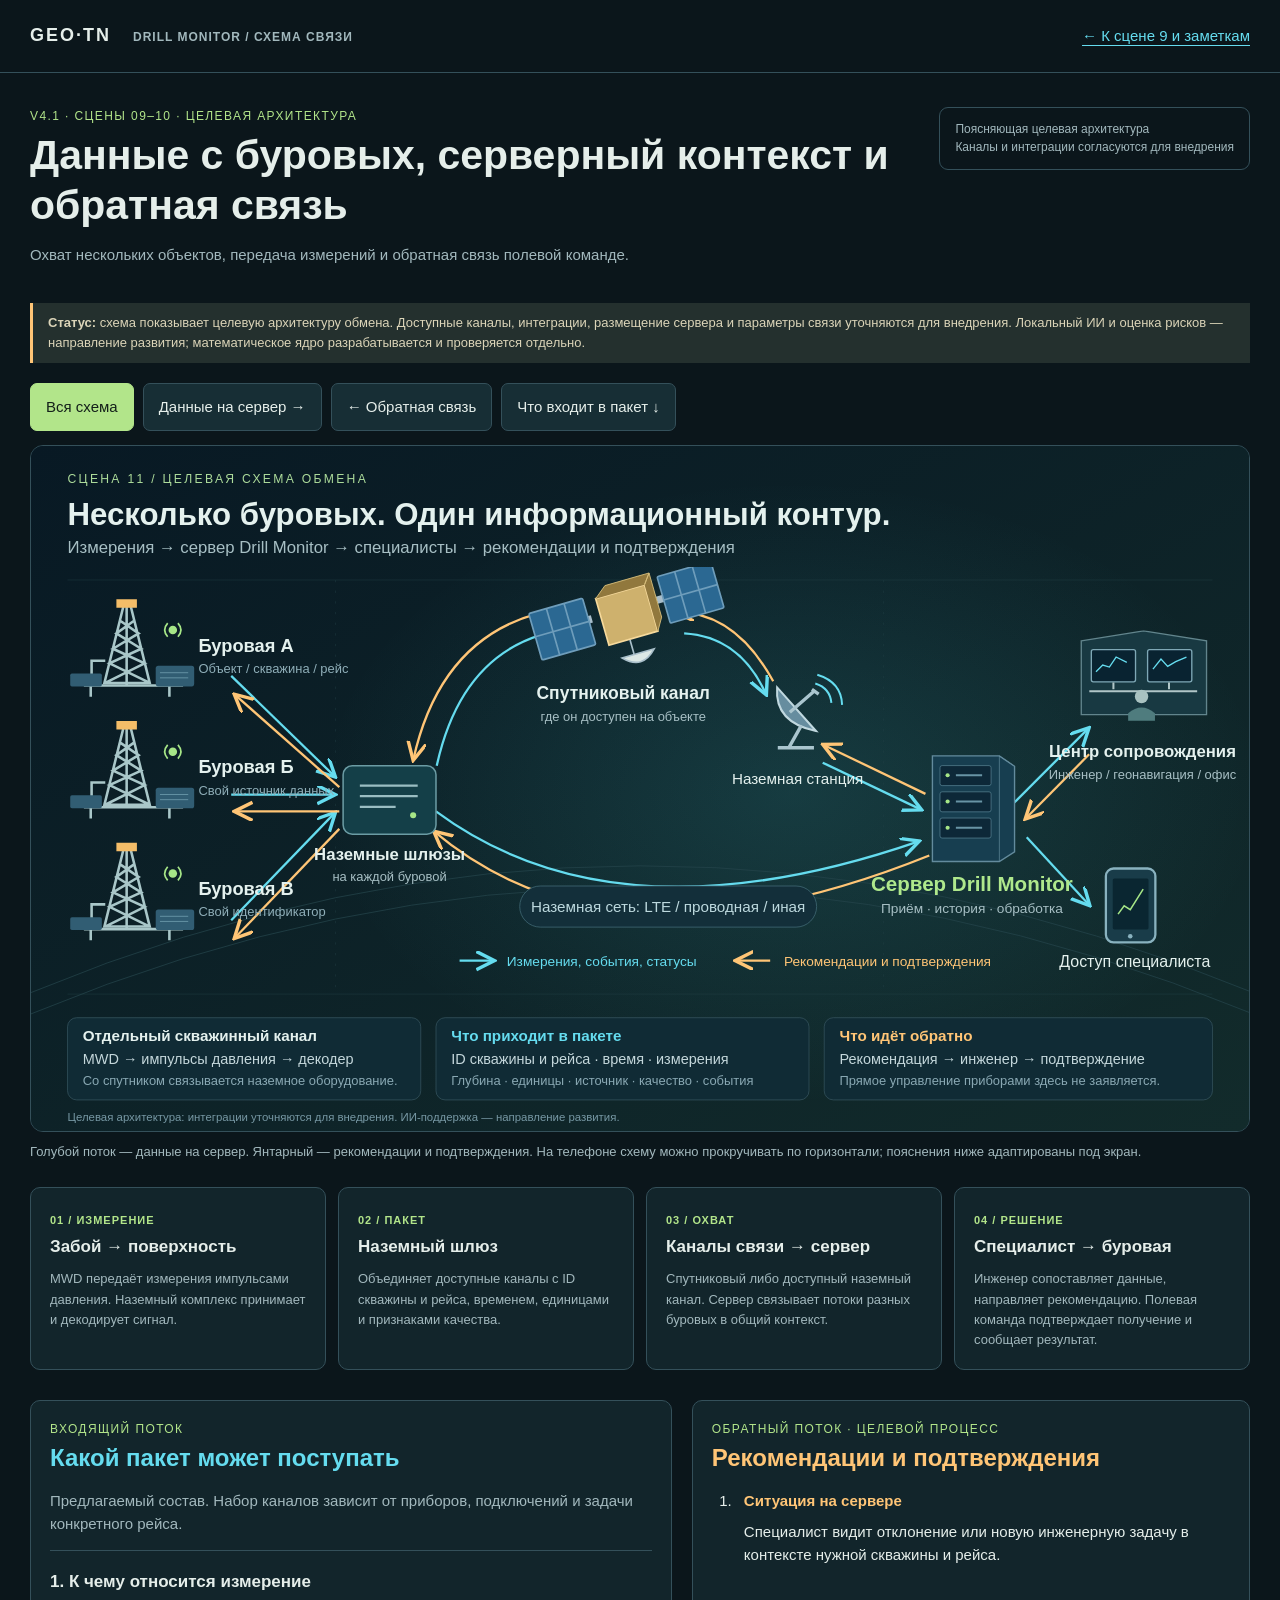
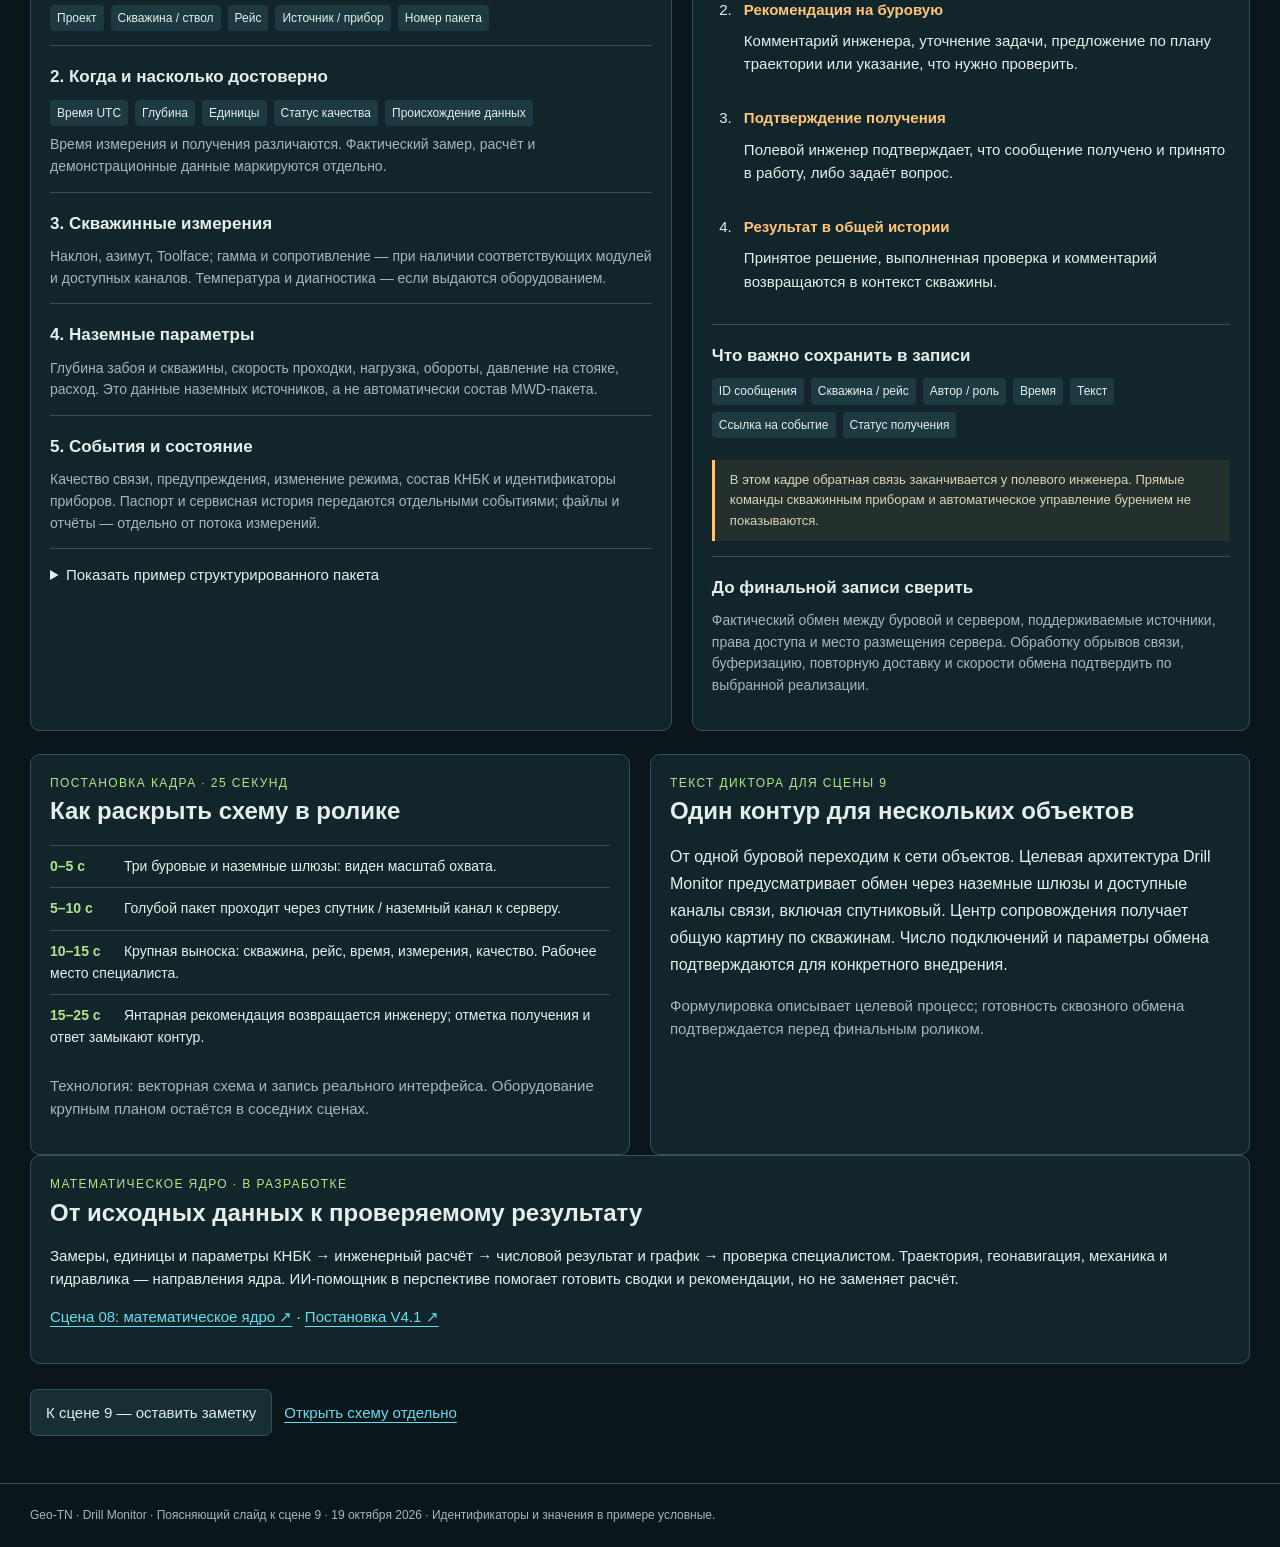
<file: network.html>
<!doctype html>
<html lang="ru"><head><meta charset="utf-8"><meta name="viewport" content="width=device-width,initial-scale=1"><meta name="robots" content="noindex,nofollow"><title>Drill Monitor — обмен данными и охват объектов</title>
<style>
:root{color-scheme:dark;--bg:#0b161b;--card:#12252b;--text:#e5eeea;--muted:#a2b8bd;--line:#34505a;--up:#65dcef;--back:#ffc576;--green:#b2e58a}*{box-sizing:border-box}body{margin:0;background:var(--bg);color:var(--text);font:15px/1.55 Arial,sans-serif}header,main,footer{max-width:1600px;margin:auto;padding:22px 30px}header{display:flex;justify-content:space-between;align-items:center;gap:20px;border-bottom:1px solid var(--line)}a{color:var(--up);text-underline-offset:4px}.brand{font-size:18px;letter-spacing:2px;font-weight:700}.brand span{font-size:12px;letter-spacing:1px;color:var(--muted);margin-left:15px}.intro{display:flex;align-items:start;justify-content:space-between;gap:30px;margin:12px 0 22px}h1{font-size:clamp(27px,3.2vw,43px);line-height:1.2;margin:6px 0 13px;max-width:1000px}h2{font-size:24px;margin:0 0 13px}h3{font-size:17px;margin:4px 0 9px}p{margin:8px 0 15px}.muted{color:var(--muted)}.badge{color:var(--green);font-size:12px;text-transform:uppercase;letter-spacing:1.4px}.stamp{border:1px solid var(--line);padding:12px 15px;flex-shrink:0;border-radius:9px;color:var(--muted);font-size:12px}.tabs{display:flex;gap:9px;flex-wrap:wrap;margin:20px 0 14px}button,.link-button{border:1px solid var(--line);border-radius:7px;background:#172e35;color:var(--text);padding:11px 15px;font:inherit;cursor:pointer;text-decoration:none;display:inline-block}button[aria-pressed="true"]{background:var(--green);color:#14201a;border-color:var(--green)}button:focus-visible,a:focus-visible{outline:2px solid var(--up);outline-offset:4px}.diagram{border:1px solid var(--line);border-radius:13px;overflow:auto;background:#0c2029}.diagram svg{display:block;width:100%;min-width:950px;height:auto}.diagram .flow-up,.diagram .flow-back{transition:opacity .25s}body[data-mode="up"] .diagram .flow-back{opacity:.1}body[data-mode="back"] .diagram .flow-up{opacity:.1}.caption{font-size:13px;color:var(--muted);margin:10px 0 25px}.steps{display:grid;grid-template-columns:repeat(4,1fr);gap:12px;margin-bottom:30px}.step,.panel{background:var(--card);border:1px solid var(--line);border-radius:10px;padding:19px}.step b{font-size:11px;letter-spacing:1px;color:var(--green)}.step p{font-size:13px;margin:9px 0 0;color:var(--muted)}.columns{display:grid;grid-template-columns:1.15fr 1fr;gap:20px}.panel.up h2{color:var(--up)}.panel.back h2{color:var(--back)}.group{padding:14px 0;border-top:1px solid var(--line)}.group p{color:var(--muted);font-size:14px;margin-bottom:0}.field-tags{display:flex;flex-wrap:wrap;gap:7px}.field-tags span{border-radius:4px;background:#1d3941;padding:4px 7px;font-size:12px}.example{font:12px/1.6 Consolas,monospace;color:#bcdce2;overflow:auto;white-space:pre;border:1px solid var(--line);padding:17px;border-radius:7px;background:#0a1b24;max-height:500px}.feedback{margin:0;padding-left:24px}.feedback li{padding:0 0 16px 8px}.feedback strong{color:var(--back)}.limit{border-left:3px solid var(--back);padding:10px 15px;background:#24302e;font-size:13px;color:#dbd4b8}.bottom-grid{display:grid;grid-template-columns:1fr 1fr;gap:20px;margin-top:23px}.timeline{padding:0;list-style:none}.timeline li{padding:10px 0;border-top:1px solid var(--line);font-size:14px}.timeline b{color:var(--green);display:inline-block;min-width:70px}.voice{font-size:16px;line-height:1.7}.closing{margin:25px 0;display:flex;gap:12px;align-items:center;flex-wrap:wrap}footer{border-top:1px solid var(--line);font-size:12px;color:var(--muted)}@media(max-width:850px){header,main,footer{padding:18px 16px}.intro{display:block}.stamp{display:inline-block;margin-top:5px}.steps{grid-template-columns:1fr 1fr}.columns,.bottom-grid{grid-template-columns:1fr}.brand span{display:block;margin:5px 0 0}.diagram svg{min-width:1000px}.step{padding:14px}header{align-items:start;font-size:12px}.tabs button{padding:10px 12px;font-size:13px}}@media(max-width:440px){.steps{grid-template-columns:1fr}.step h3{font-size:16px}}@media print{body{background:white;color:#142a2e}header,.tabs,.closing{display:none}.diagram{overflow:visible}.diagram svg{min-width:0}.columns,.bottom-grid{display:block}.panel,.step{break-inside:avoid;background:white;color:#142a2e;margin-bottom:15px}.example{white-space:pre-wrap}.muted,.group p,.step p,.caption{color:#405b61}}
</style></head><body data-mode="all">
<header><div class="brand">GEO·TN <span>DRILL MONITOR / СХЕМА СВЯЗИ</span></div><a href="./index.html#scene-9">← К сцене 9 и заметкам</a></header>
<main>
<div class="intro"><div><div class="badge">V4.1 · сцены 09–10 · целевая архитектура</div><h1>Данные с буровых, серверный контекст и обратная связь</h1><p class="muted">Охват нескольких объектов, передача измерений и обратная связь полевой команде.</p></div><div class="stamp">Поясняющая целевая архитектура<br>Каналы и интеграции согласуются для внедрения</div></div>
<p class="limit"><b>Статус:</b> схема показывает целевую архитектуру обмена. Доступные каналы, интеграции, размещение сервера и параметры связи уточняются для внедрения. Локальный ИИ и оценка рисков — направление развития; математическое ядро разрабатывается и проверяется отдельно.</p><div class="tabs" role="group" aria-label="Направление передачи"><button data-mode="all" aria-pressed="true">Вся схема</button><button data-mode="up" aria-pressed="false">Данные на сервер →</button><button data-mode="back" aria-pressed="false">← Обратная связь</button><a class="link-button" href="#packet">Что входит в пакет ↓</a></div>
<div class="diagram" aria-label="Общая схема передачи данных"><svg xmlns="http://www.w3.org/2000/svg" viewBox="0 0 1600 900" role="img" aria-labelledby="title desc">
<title id="title">Drill Monitor: несколько буровых, спутниковая связь, сервер и обратная связь инженеров</title>
<desc id="desc">Целевая схема. Измерения декодируются на поверхности, наземные шлюзы передают данные через спутниковый или доступный наземный канал на сервер. Специалисты возвращают рекомендации, полевая команда подтверждает получение. Это не спутниковая связь непосредственно со скважинными приборами.</desc>
<defs>
 <linearGradient id="bg" x2="1" y2="1"><stop stop-color="#081924"/><stop offset="1" stop-color="#122b2b"/></linearGradient>
 <radialGradient id="glow"><stop stop-color="#51dfe6" stop-opacity=".13"/><stop offset="1" stop-color="#51dfe6" stop-opacity="0"/></radialGradient>
 <marker id="up" markerWidth="9" markerHeight="9" refX="8" refY="4" orient="auto"><path d="M0 0 8 4 0 8" fill="none" stroke="#65dcef" stroke-width="1.5"/></marker>
 <marker id="back" markerWidth="9" markerHeight="9" refX="8" refY="4" orient="auto"><path d="M0 0 8 4 0 8" fill="none" stroke="#ffc576" stroke-width="1.5"/></marker>
 <symbol id="rig" viewBox="0 0 160 130">
  <g fill="none" stroke="#a9c7c9" stroke-width="3"><path d="M66 15 43 108H96L73 15Z M61 35 83 50 53 68 90 85 44 108 M78 35 57 50 86 68 49 85 96 108 M69 15V111"/><path d="M19 111H135M27 111V124M119 111V124M28 106V82H44"/></g>
  <path d="M57 10H81V20H57Z" fill="#f4bd68"/><rect x="3" y="97" width="37" height="15" rx="2" fill="#315d73"/><rect x="103" y="88" width="45" height="24" rx="3" fill="#315d73"/><path d="M108 96H141M108 102H141" stroke="#6c99ab"/>
  <circle cx="123" cy="46" r="5" fill="#a6e687"/><path d="M117 38Q110 46 117 54M129 38Q136 46 129 54" fill="none" stroke="#a6e687" stroke-width="2"/>
 </symbol>
 <symbol id="satellite" viewBox="0 0 240 130">
  <g transform="rotate(-16 120 65)"><path d="M79 50H38M160 50H201" stroke="#a7bdca" stroke-width="9"/><g fill="#2b6892" stroke="#6e9dbb" stroke-width="2"><rect x="8" y="23" width="67" height="58" rx="2"/><rect x="168" y="23" width="67" height="58" rx="2"/><path d="M30 23V81M52 23V81M8 52H75M190 23V81M212 23V81M168 52H235"/></g><path d="M90 28H151V86H90Z" fill="#ceb16d" stroke="#f6d99b" stroke-width="2"/><path d="M90 28 105 16H160L151 28M151 28 160 16V71L151 86" fill="#91783d" stroke="#d6be7b"/><path d="M116 87V104M101 105Q121 126 141 105Z" fill="#dce8e5" stroke="#a9bfca" stroke-width="2"/></g>
 </symbol>
 <symbol id="dish" viewBox="0 0 150 130"><path d="M49 26Q45 78 107 91L49 26Z" fill="#668d9f" stroke="#c0d8df" stroke-width="3"/><path d="M68 63 105 31M101 29 111 36M85 83 67 115M50 116H104" fill="none" stroke="#aac5ce" stroke-width="5"/><path d="M106 20Q128 27 130 49M109 7Q145 18 146 52" fill="none" stroke="#65dcef" stroke-width="3"/></symbol>
 <symbol id="server" viewBox="0 0 150 170"><path d="M20 14H117L139 29V153L117 167H20Z" fill="#173e50" stroke="#638b9d" stroke-width="2"/><path d="M117 14V167M117 14 139 29" stroke="#638b9d" fill="none"/><g fill="#0d2838" stroke="#5b8797"><rect x="31" y="28" width="74" height="29" rx="3"/><rect x="31" y="66" width="74" height="29" rx="3"/><rect x="31" y="104" width="74" height="29" rx="3"/></g><g fill="#a6e687"><circle cx="42" cy="42" r="3"/><circle cx="42" cy="80" r="3"/><circle cx="42" cy="118" r="3"/></g><path d="M54 42H92M54 80H92M54 118H92" stroke="#6894a5" stroke-width="3"/></symbol>
 <symbol id="office" viewBox="0 0 210 150"><path d="M12 16 105 1 199 16V126H12Z" fill="#183942" stroke="#62858d" stroke-width="2"/><g fill="#092331" stroke="#7fa8b6" stroke-width="2"><rect x="27" y="29" width="66" height="48" rx="3"/><rect x="111" y="29" width="66" height="48" rx="3"/></g><path d="M34 62 44 52 54 55 64 40 80 48M119 58 131 43 141 54 153 47 169 40" fill="none" stroke="#65dcef" stroke-width="2"/><path d="M60 78V88M143 78V88M24 91H185" stroke="#b1c6c8" stroke-width="3"/><circle cx="102" cy="99" r="10" fill="#a9c2c1"/><path d="M82 135V124Q102 107 122 124V135" fill="#4f7c7e"/></symbol>
</defs>
<rect width="1600" height="900" fill="url(#bg)"/><ellipse cx="1000" cy="455" rx="620" ry="410" fill="url(#glow)"/>
<path d="M0 718Q800 386 1600 716M0 746Q800 414 1600 744" fill="none" stroke="#24444b" stroke-width="1"/>
<g font-family="Arial,sans-serif" fill="#e4f1ee">
 <text x="48" y="48" fill="#addc9b" font-size="16" letter-spacing="3">СЦЕНА 11 / ЦЕЛЕВАЯ СХЕМА ОБМЕНА</text>
 <text x="48" y="104" font-size="41" font-weight="700">Несколько буровых. Один информационный контур.</text>
 <text x="48" y="140" font-size="22" fill="#a7bfc4">Измерения → сервер Drill Monitor → специалисты → рекомендации и подтверждения</text>
 <g opacity=".5" stroke="#26444b" fill="none"><path d="M48 176H1552M48 720H1552"/><path d="M400 176V720M1120 176V720" stroke-dasharray="3 11"/></g>
 <g class="flow-up" fill="none" stroke="#65dcef" stroke-width="3" marker-end="url(#up)">
  <path d="M263 302 400 435"/><path d="M263 458H400"/><path d="M263 623 400 481"/>
  <path d="M533 420Q570 252 718 239"/><path d="M858 246Q932 250 966 327"/><path d="M1040 416 1170 478"/>
  <path d="M532 480Q770 656 1167 519"/><path d="M1290 470 1390 370"/><path d="M1308 514 1391 604"/>
 </g>
 <g class="flow-back" fill="none" stroke="#ffc576" stroke-width="3" marker-end="url(#back)">
  <path d="M1390 405 1306 490"/><path d="M1180 538Q765 705 529 506"/><path d="M1175 457 1040 392"/><path d="M975 309Q925 218 847 218"/><path d="M708 212Q542 231 502 413"/><path d="M405 503 267 647"/><path d="M405 448 267 326"/><path d="M405 480H267"/>
 </g>
 <g><use href="#rig" x="48" y="190" width="180" height="146"/><text x="220" y="270" font-size="24" font-weight="700">Буровая А</text><text x="220" y="298" fill="#8faeb8" font-size="17">Объект / скважина / рейс</text>
 <use href="#rig" x="48" y="350" width="180" height="146"/><text x="220" y="430" font-size="24" font-weight="700">Буровая Б</text><text x="220" y="458" fill="#8faeb8" font-size="17">Свой источник данных</text>
 <use href="#rig" x="48" y="510" width="180" height="146"/><text x="220" y="590" font-size="24" font-weight="700">Буровая В</text><text x="220" y="618" fill="#8faeb8" font-size="17">Свой идентификатор</text></g>
 <g><rect x="410" y="420" width="122" height="90" rx="12" fill="#143f48" stroke="#6b9ca4" stroke-width="2"/><path d="M432 446H508M432 460H508M432 474H479" stroke="#9abdc2" stroke-width="3"/><circle cx="502" cy="485" r="4" fill="#a6e687"/>
 <text x="471" y="544" text-anchor="middle" font-size="22" font-weight="700">Наземные шлюзы</text><text x="471" y="571" text-anchor="middle" font-size="17" fill="#a7bfc4">на каждой буровой</text></g>
 <use href="#satellite" x="653" y="159" width="263" height="143"/>
 <text x="778" y="332" text-anchor="middle" font-size="23" font-weight="700">Спутниковый канал</text><text x="778" y="361" text-anchor="middle" font-size="17" fill="#a7bfc4">где он доступен на объекте</text>
 <use href="#dish" x="937" y="294" width="132" height="115"/>
 <text x="1007" y="444" text-anchor="middle" font-size="20">Наземная станция</text>
 <rect x="642" y="578" width="390" height="54" rx="27" fill="#132f3a" stroke="#426b78"/>
 <text x="837" y="612" text-anchor="middle" fill="#bdd9de" font-size="20">Наземная сеть: LTE / проводная / иная</text>
 <use href="#server" x="1166" y="394" width="136" height="155"/>
 <text x="1236" y="584" text-anchor="middle" font-size="27" font-weight="700" fill="#afe88c">Сервер Drill Monitor</text><text x="1236" y="614" text-anchor="middle" fill="#a7bfc4" font-size="18">Приём · история · обработка</text>
 <use href="#office" x="1369" y="242" width="185" height="132"/>
 <text x="1460" y="408" text-anchor="middle" font-size="22" font-weight="700">Центр сопровождения</text><text x="1460" y="437" text-anchor="middle" font-size="17" fill="#a7bfc4">Инженер / геонавигация / офис</text>
 <g><rect x="1412" y="555" width="65" height="97" rx="10" fill="#193c49" stroke="#89b2bf" stroke-width="3"/><rect x="1421" y="568" width="47" height="67" rx="2" fill="#0a2631"/><path d="M1428 615 1436 604 1444 609 1461 582" fill="none" stroke="#a6e687" stroke-width="2"/><circle cx="1444" cy="644" r="3" fill="#89b2bf"/>
 <text x="1450" y="684" text-anchor="middle" font-size="21">Доступ специалиста</text></g>
 <g font-size="18"><path d="M563 676H609" stroke="#65dcef" stroke-width="3" marker-end="url(#up)"/><text x="625" y="683" fill="#65dcef">Измерения, события, статусы</text><path d="M971 676H925" stroke="#ffc576" stroke-width="3" marker-end="url(#back)"/><text x="989" y="683" fill="#ffc576">Рекомендации и подтверждения</text></g>
 <g><rect x="48" y="751" width="464" height="108" rx="12" fill="#102b35" stroke="#36545e"/><text x="68" y="782" font-size="20" font-weight="700">Отдельный скважинный канал</text><text x="68" y="812" font-size="19" fill="#c4d7db">MWD → импульсы давления → декодер</text><text x="68" y="840" font-size="17" fill="#89a8b3">Со спутником связывается наземное оборудование.</text>
 <rect x="532" y="751" width="490" height="108" rx="12" fill="#102b35" stroke="#36545e"/><text x="552" y="782" font-size="20" font-weight="700" fill="#65dcef">Что приходит в пакете</text><text x="552" y="812" font-size="19" fill="#c4d7db">ID скважины и рейса · время · измерения</text><text x="552" y="840" font-size="17" fill="#89a8b3">Глубина · единицы · источник · качество · события</text>
 <rect x="1042" y="751" width="510" height="108" rx="12" fill="#102b35" stroke="#36545e"/><text x="1062" y="782" font-size="20" font-weight="700" fill="#ffc576">Что идёт обратно</text><text x="1062" y="812" font-size="19" fill="#c4d7db">Рекомендация → инженер → подтверждение</text><text x="1062" y="840" font-size="17" fill="#89a8b3">Прямое управление приборами здесь не заявляется.</text></g>
 <text x="48" y="887" fill="#7798a4" font-size="15">Целевая архитектура: интеграции уточняются для внедрения. ИИ-поддержка — направление развития.</text>
</g></svg>


</div>
<p id="direction-caption" class="caption" aria-live="polite">Голубой поток — данные на сервер. Янтарный — рекомендации и подтверждения. На телефоне схему можно прокручивать по горизонтали; пояснения ниже адаптированы под экран.</p>
<div class="steps"><section class="step"><b>01 / ИЗМЕРЕНИЕ</b><h3>Забой → поверхность</h3><p>MWD передаёт измерения импульсами давления. Наземный комплекс принимает и декодирует сигнал.</p></section><section class="step"><b>02 / ПАКЕТ</b><h3>Наземный шлюз</h3><p>Объединяет доступные каналы с ID скважины и рейса, временем, единицами и признаками качества.</p></section><section class="step"><b>03 / ОХВАТ</b><h3>Каналы связи → сервер</h3><p>Спутниковый либо доступный наземный канал. Сервер связывает потоки разных буровых в общий контекст.</p></section><section class="step"><b>04 / РЕШЕНИЕ</b><h3>Специалист → буровая</h3><p>Инженер сопоставляет данные, направляет рекомендацию. Полевая команда подтверждает получение и сообщает результат.</p></section></div>
<div class="columns" id="packet"><section class="panel up"><div class="badge">Входящий поток</div><h2>Какой пакет может поступать</h2><p class="muted">Предлагаемый состав. Набор каналов зависит от приборов, подключений и задачи конкретного рейса.</p>
<div class="group"><h3>1. К чему относится измерение</h3><div class="field-tags"><span>Проект</span><span>Скважина / ствол</span><span>Рейс</span><span>Источник / прибор</span><span>Номер пакета</span></div></div>
<div class="group"><h3>2. Когда и насколько достоверно</h3><div class="field-tags"><span>Время UTC</span><span>Глубина</span><span>Единицы</span><span>Статус качества</span><span>Происхождение данных</span></div><p>Время измерения и получения различаются. Фактический замер, расчёт и демонстрационные данные маркируются отдельно.</p></div>
<div class="group"><h3>3. Скважинные измерения</h3><p>Наклон, азимут, Toolface; гамма и сопротивление — при наличии соответствующих модулей и доступных каналов. Температура и диагностика — если выдаются оборудованием.</p></div>
<div class="group"><h3>4. Наземные параметры</h3><p>Глубина забоя и скважины, скорость проходки, нагрузка, обороты, давление на стояке, расход. Это данные наземных источников, а не автоматически состав MWD-пакета.</p></div>
<div class="group"><h3>5. События и состояние</h3><p>Качество связи, предупреждения, изменение режима, состав КНБК и идентификаторы приборов. Паспорт и сервисная история передаются отдельными событиями; файлы и отчёты — отдельно от потока измерений.</p></div>
<details class="group"><summary>Показать пример структурированного пакета</summary><p class="muted">Схематический пример нормализованной записи. Это не фактический пакет, утверждённый API или обещание поддержки всех перечисленных каналов.</p><pre class="example">{
  "well_id": "WELL-A", "wellbore_id": "WB-1",
  "run_id": "RUN-07", "packet_seq": 1842,
  "measured_at_utc": "2026-10-16T10:20:30Z",
  "source": "surface_gateway",
  "data_origin": "demonstration",
  "channels": [
    {"name":"inclination", "value":67.3,
     "unit":"deg", "source":"mwd_decoder",
     "quality":"demo"},
    {"name":"standpipe_pressure", "value":18.4,
     "unit":"MPa", "source":"surface_sensor",
     "quality":"demo"}
  ]
}</pre></details>
</section>
<section class="panel back"><div class="badge">Обратный поток · целевой процесс</div><h2>Рекомендации и подтверждения</h2><ol class="feedback"><li><strong>Ситуация на сервере</strong><p>Специалист видит отклонение или новую инженерную задачу в контексте нужной скважины и рейса.</p></li><li><strong>Рекомендация на буровую</strong><p>Комментарий инженера, уточнение задачи, предложение по плану траектории или указание, что нужно проверить.</p></li><li><strong>Подтверждение получения</strong><p>Полевой инженер подтверждает, что сообщение получено и принято в работу, либо задаёт вопрос.</p></li><li><strong>Результат в общей истории</strong><p>Принятое решение, выполненная проверка и комментарий возвращаются в контекст скважины.</p></li></ol>
<div class="group"><h3>Что важно сохранить в записи</h3><div class="field-tags"><span>ID сообщения</span><span>Скважина / рейс</span><span>Автор / роль</span><span>Время</span><span>Текст</span><span>Ссылка на событие</span><span>Статус получения</span></div></div>
<p class="limit">В этом кадре обратная связь заканчивается у полевого инженера. Прямые команды скважинным приборам и автоматическое управление бурением не показываются.</p>
<div class="group"><h3>До финальной записи сверить</h3><p>Фактический обмен между буровой и сервером, поддерживаемые источники, права доступа и место размещения сервера. Обработку обрывов связи, буферизацию, повторную доставку и скорости обмена подтвердить по выбранной реализации.</p></div>
</section></div>
<div class="bottom-grid"><section class="panel"><div class="badge">Постановка кадра · 25 секунд</div><h2>Как раскрыть схему в ролике</h2><ol class="timeline"><li><b>0–5 с</b> Три буровые и наземные шлюзы: виден масштаб охвата.</li><li><b>5–10 с</b> Голубой пакет проходит через спутник / наземный канал к серверу.</li><li><b>10–15 с</b> Крупная выноска: скважина, рейс, время, измерения, качество. Рабочее место специалиста.</li><li><b>15–25 с</b> Янтарная рекомендация возвращается инженеру; отметка получения и ответ замыкают контур.</li></ol><p class="muted">Технология: векторная схема и запись реального интерфейса. Оборудование крупным планом остаётся в соседних сценах.</p></section>
<section class="panel"><div class="badge">Текст диктора для сцены 9</div><h2>Один контур для нескольких объектов</h2><p class="voice">От одной буровой переходим к сети объектов. Целевая архитектура Drill Monitor предусматривает обмен через наземные шлюзы и доступные каналы связи, включая спутниковый. Центр сопровождения получает общую картину по скважинам. Число подключений и параметры обмена подтверждаются для конкретного внедрения.</p><p class="muted">Формулировка описывает целевой процесс; готовность сквозного обмена подтверждается перед финальным роликом.</p></section></div>
<section class="panel"><div class="badge">Математическое ядро · в разработке</div><h2>От исходных данных к проверяемому результату</h2><p>Замеры, единицы и параметры КНБК → инженерный расчёт → числовой результат и график → проверка специалистом. Траектория, геонавигация, механика и гидравлика — направления ядра. ИИ-помощник в перспективе помогает готовить сводки и рекомендации, но не заменяет расчёт.</p><p><a href="index.html#scene-8">Сцена 08: математическое ядро ↗</a> · <a href="production.html">Постановка V4.1 ↗</a></p></section><div class="closing"><a class="link-button" href="./index.html#scene-9">К сцене 9 — оставить заметку</a><a href="assets/11-data-network.svg" target="_blank" rel="noopener">Открыть схему отдельно</a></div>
</main><footer>Geo-TN · Drill Monitor · Поясняющий слайд к сцене 9 · 19 октября 2026 · Идентификаторы и значения в примере условные.</footer>
<script>
const captions={all:'Голубой поток — данные на сервер. Янтарный — рекомендации и подтверждения. На телефоне схему можно прокручивать по горизонтали; пояснения ниже адаптированы под экран.',up:'Измерения декодируются на поверхности. Наземный шлюз передаёт их на сервер через доступный канал связи. Спутник не связан напрямую со скважинным прибором.',back:'Рекомендация специалиста идёт через сервер к полевому инженеру. Подтверждение получения и результат проверки возвращаются в историю скважины.'};
document.querySelectorAll('button[data-mode]').forEach(button=>button.addEventListener('click',()=>{document.body.dataset.mode=button.dataset.mode;document.querySelectorAll('button[data-mode]').forEach(other=>other.setAttribute('aria-pressed',String(other===button)));document.getElementById('direction-caption').textContent=captions[button.dataset.mode];}));
</script></body></html>
</file>
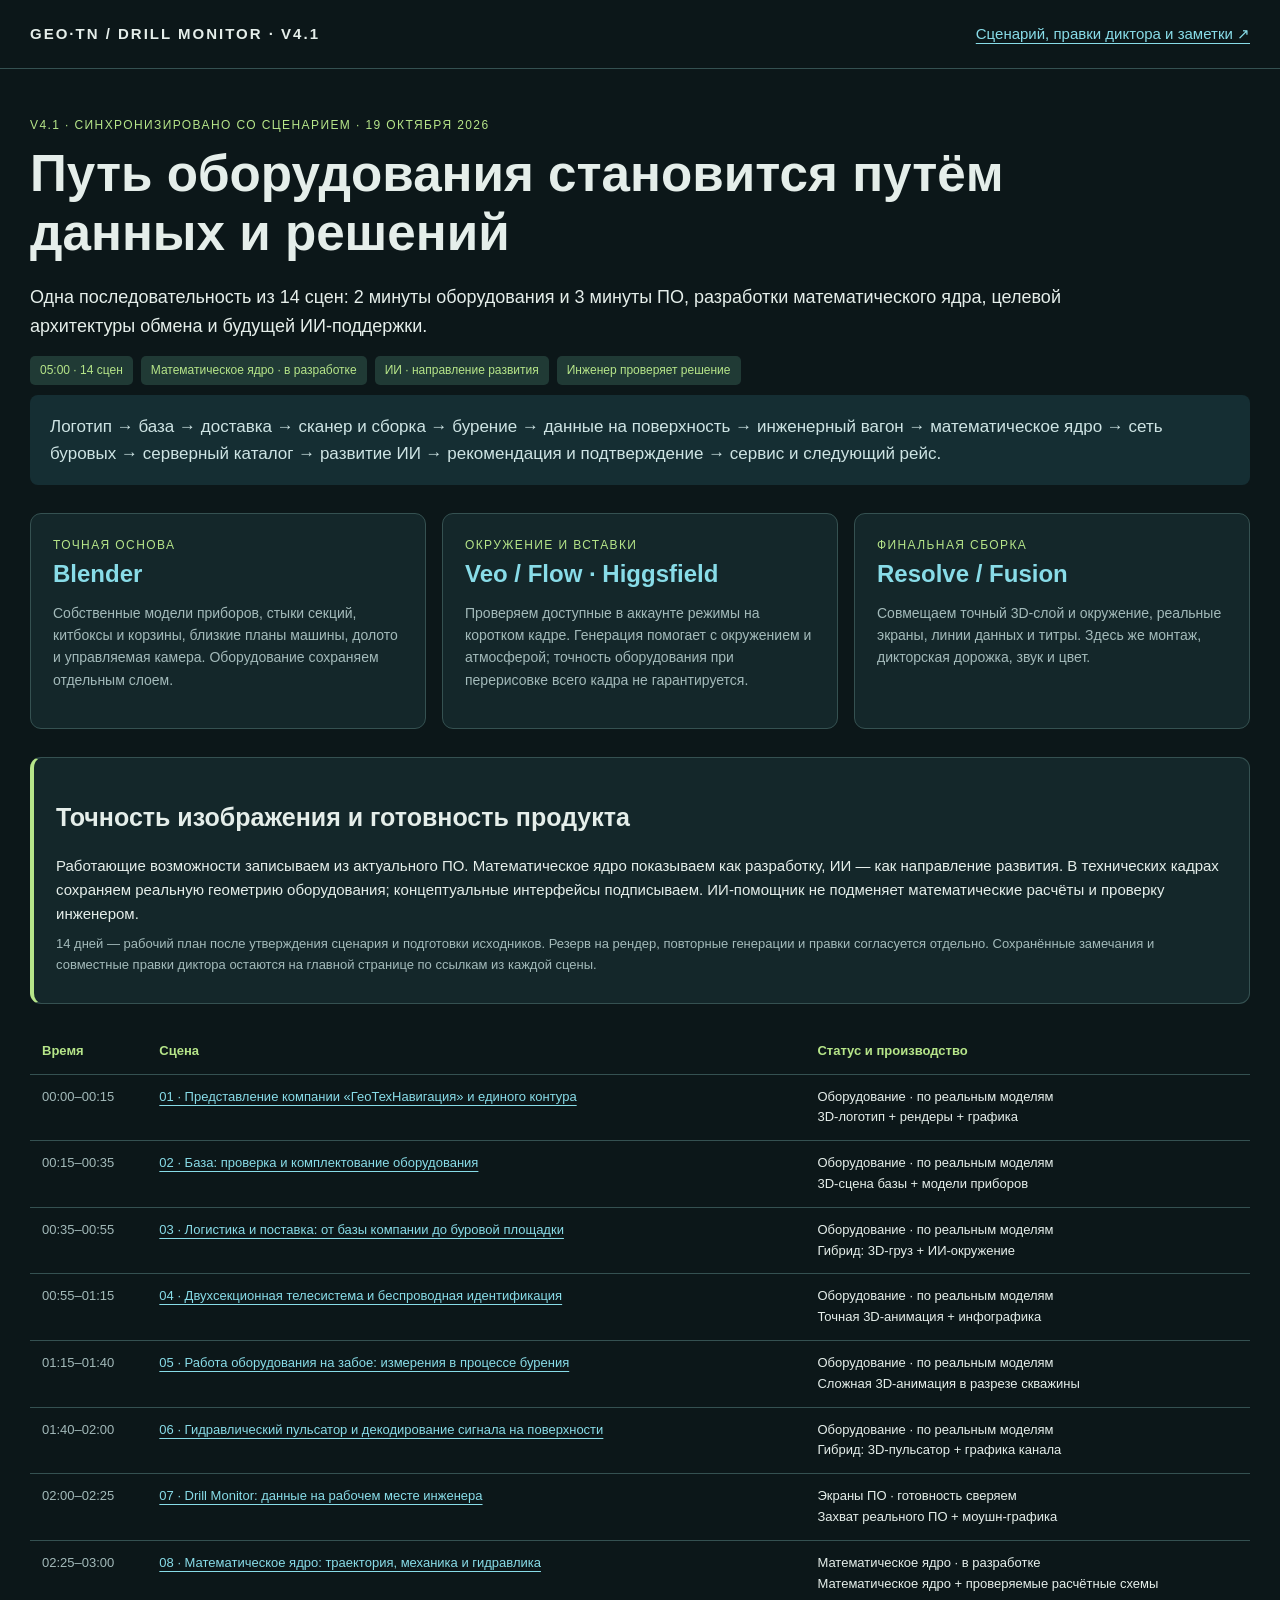
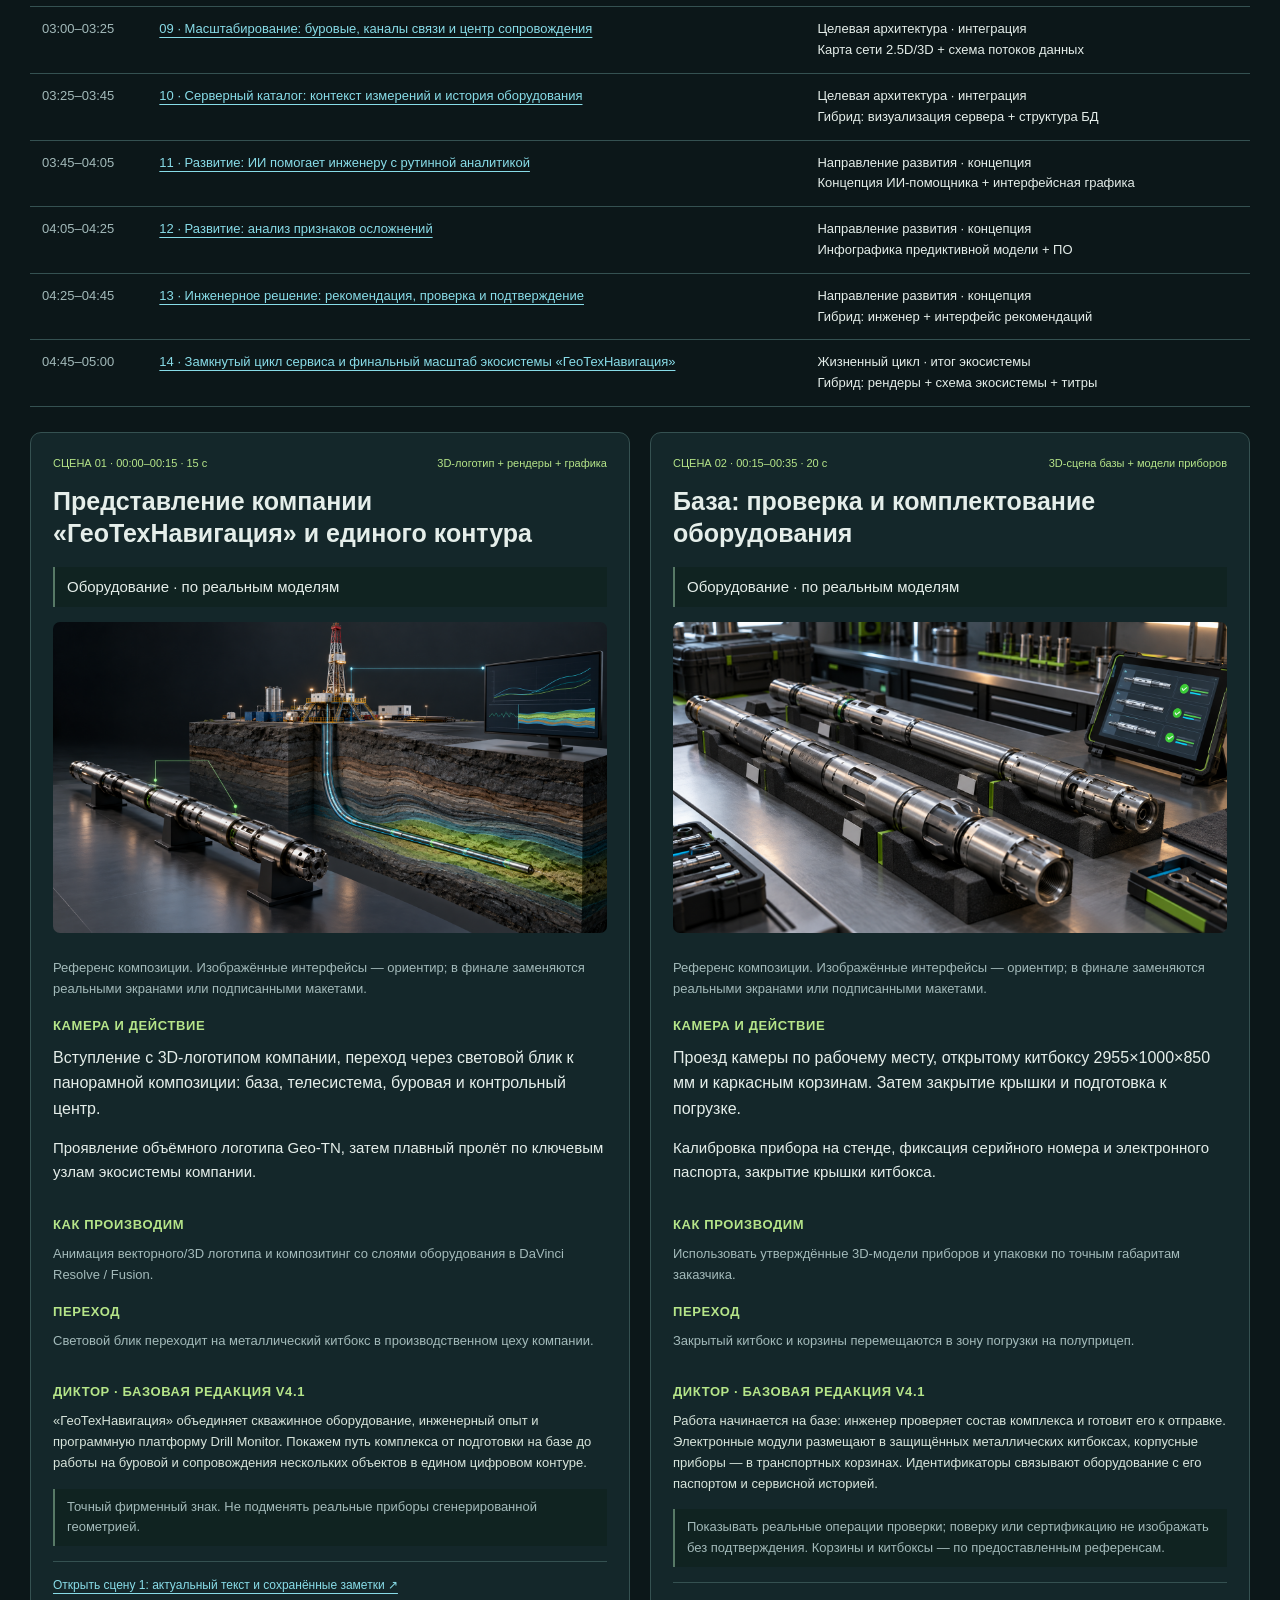
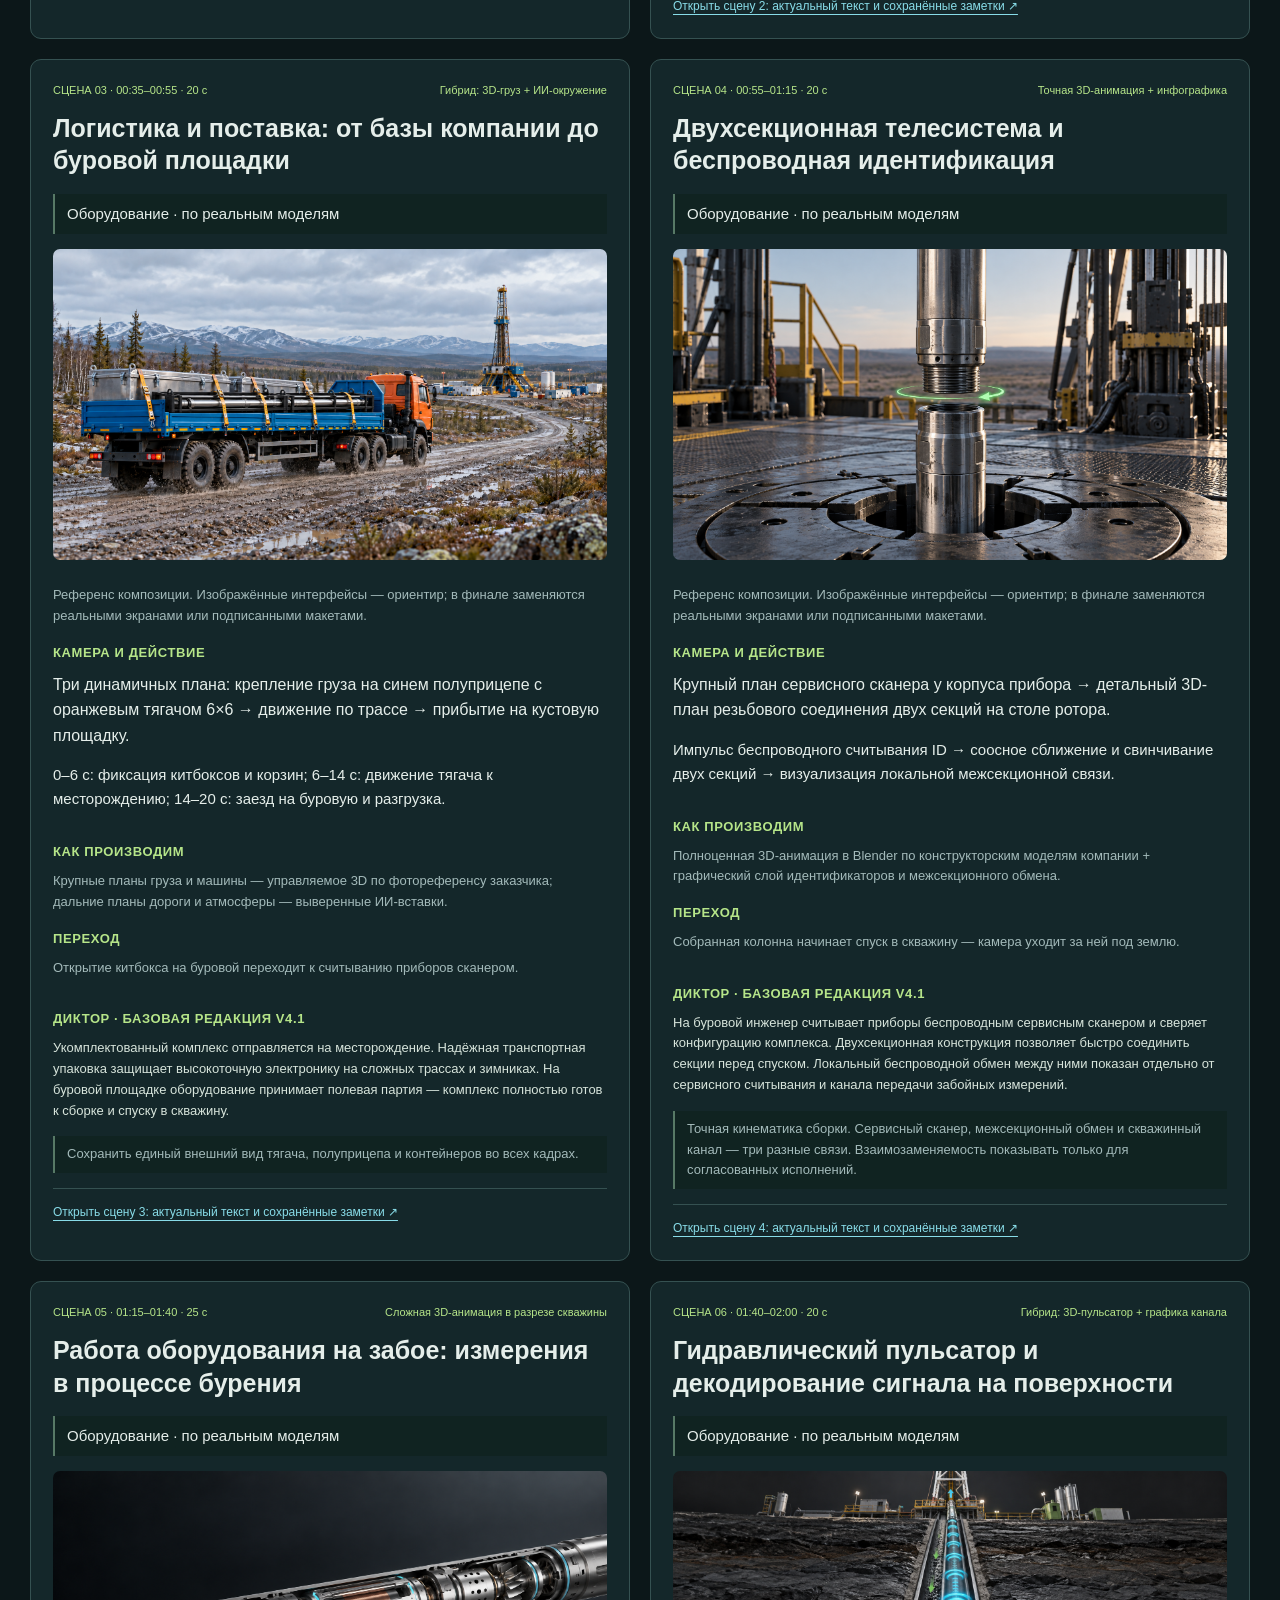
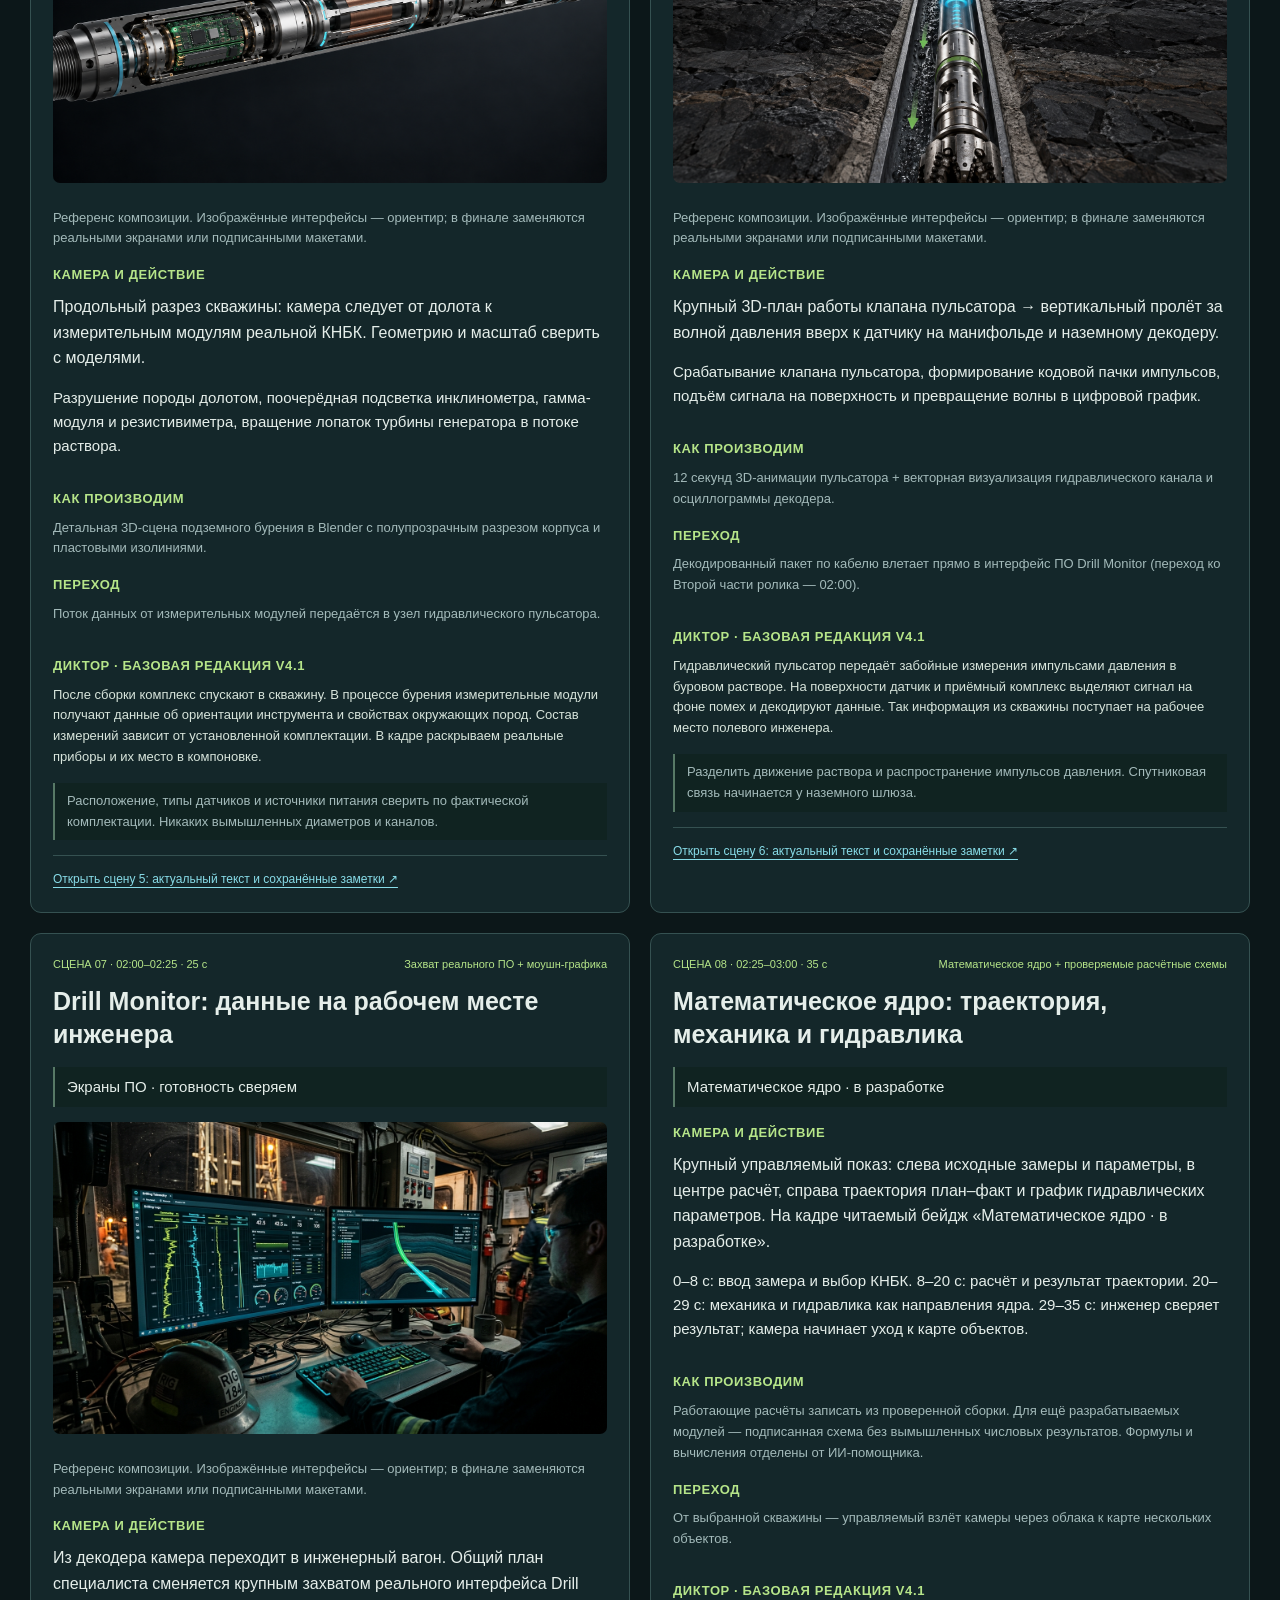
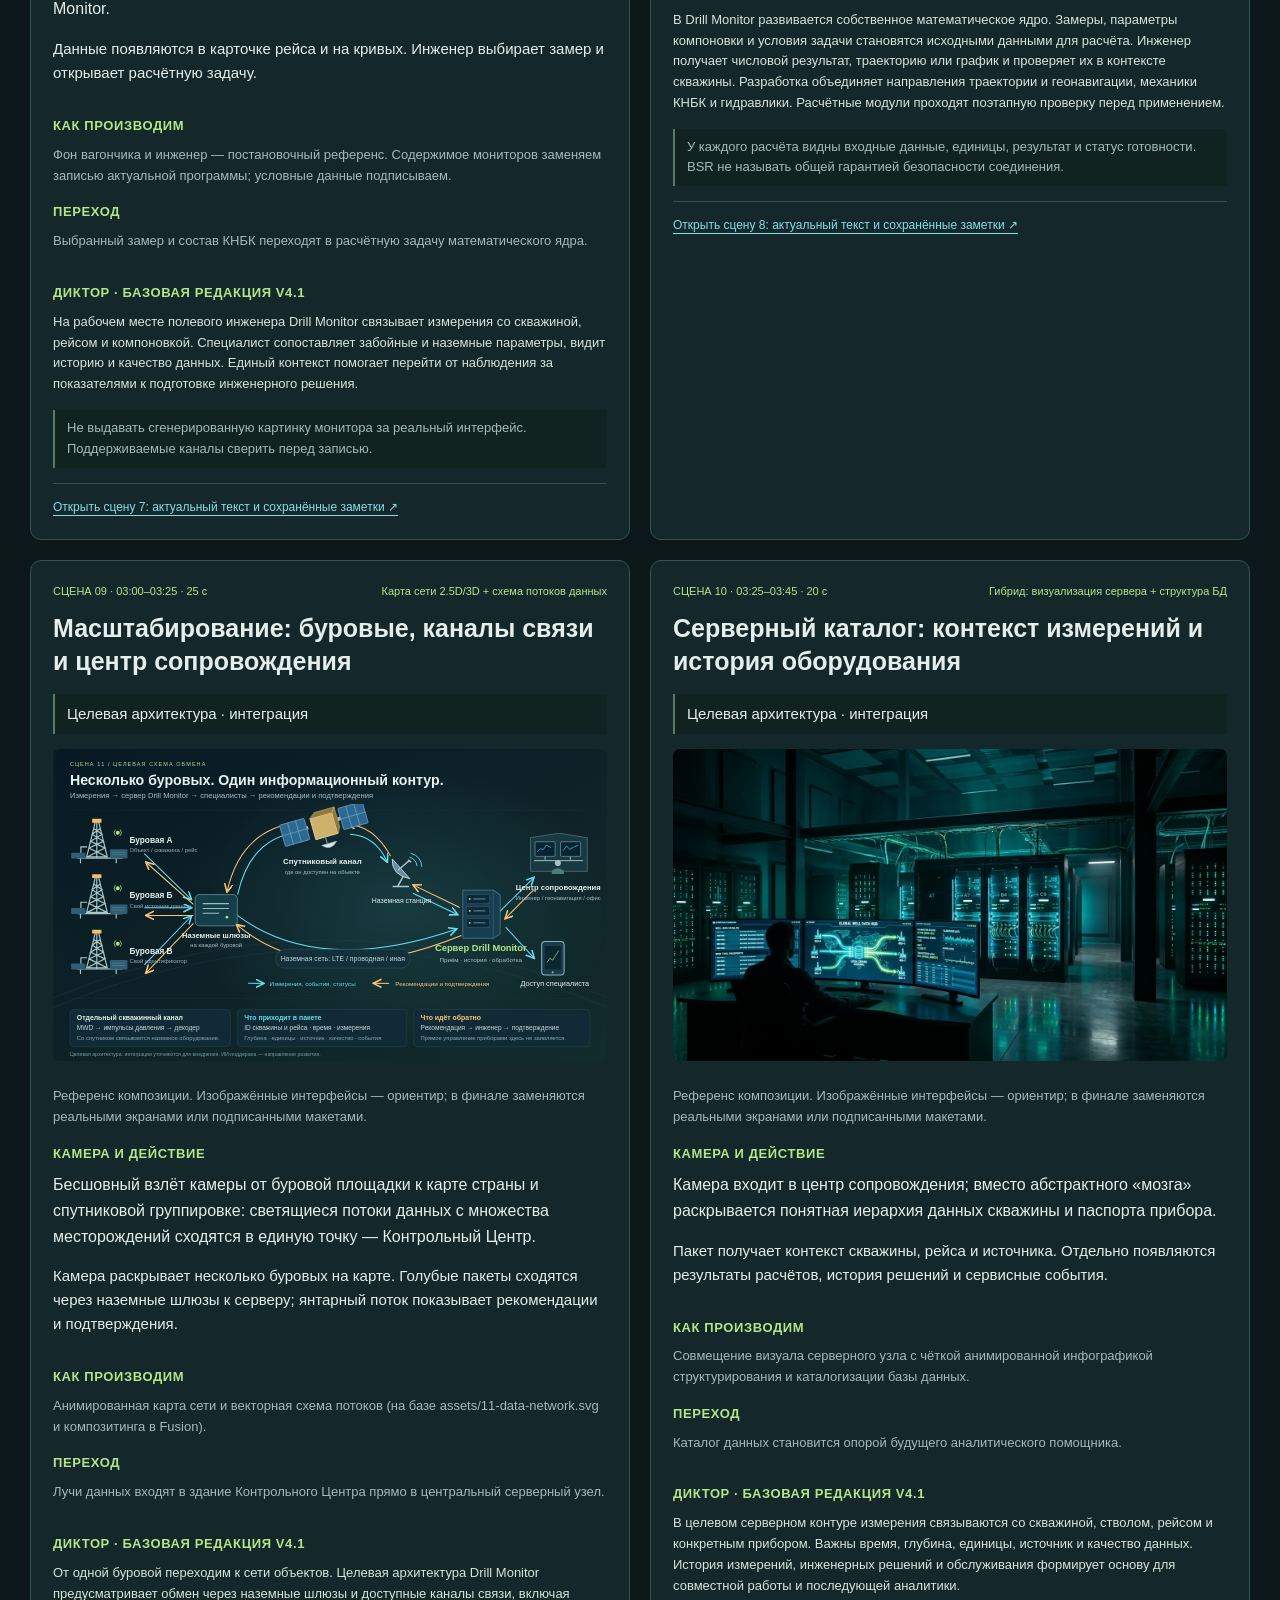
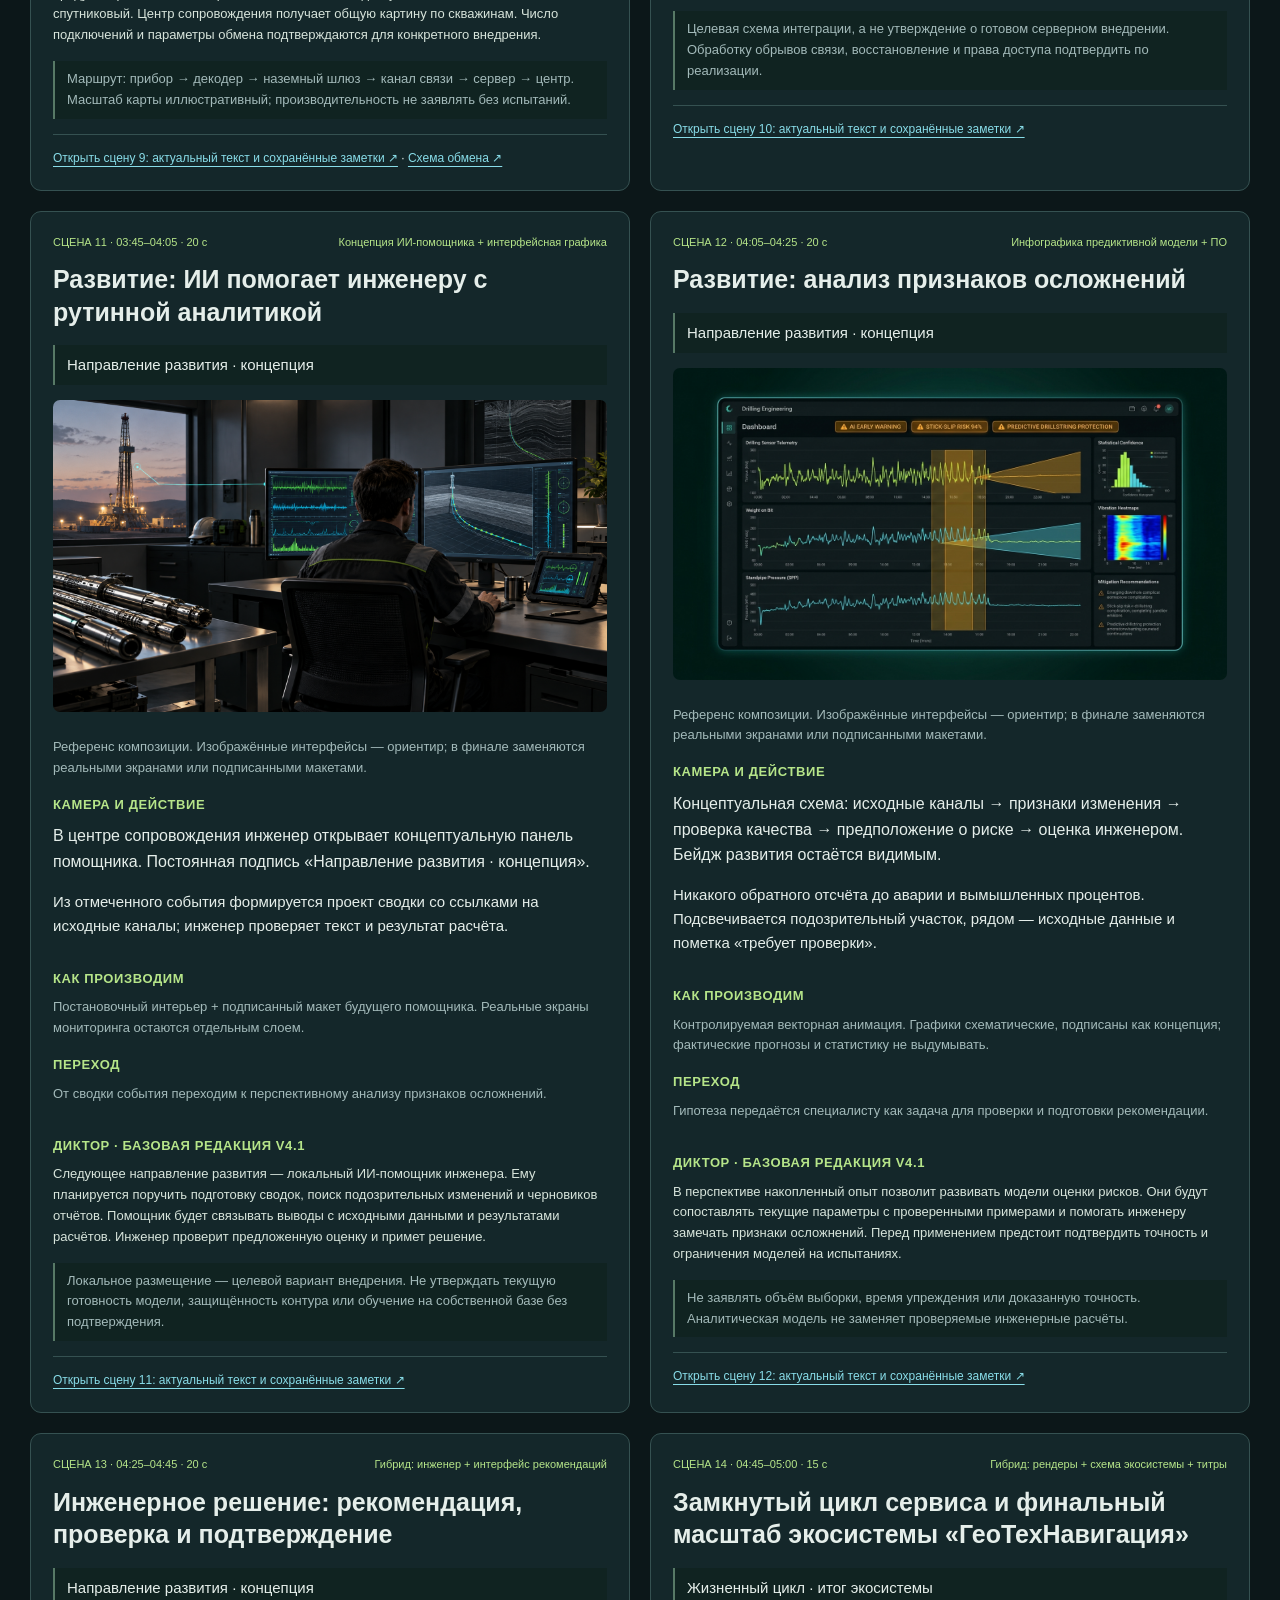
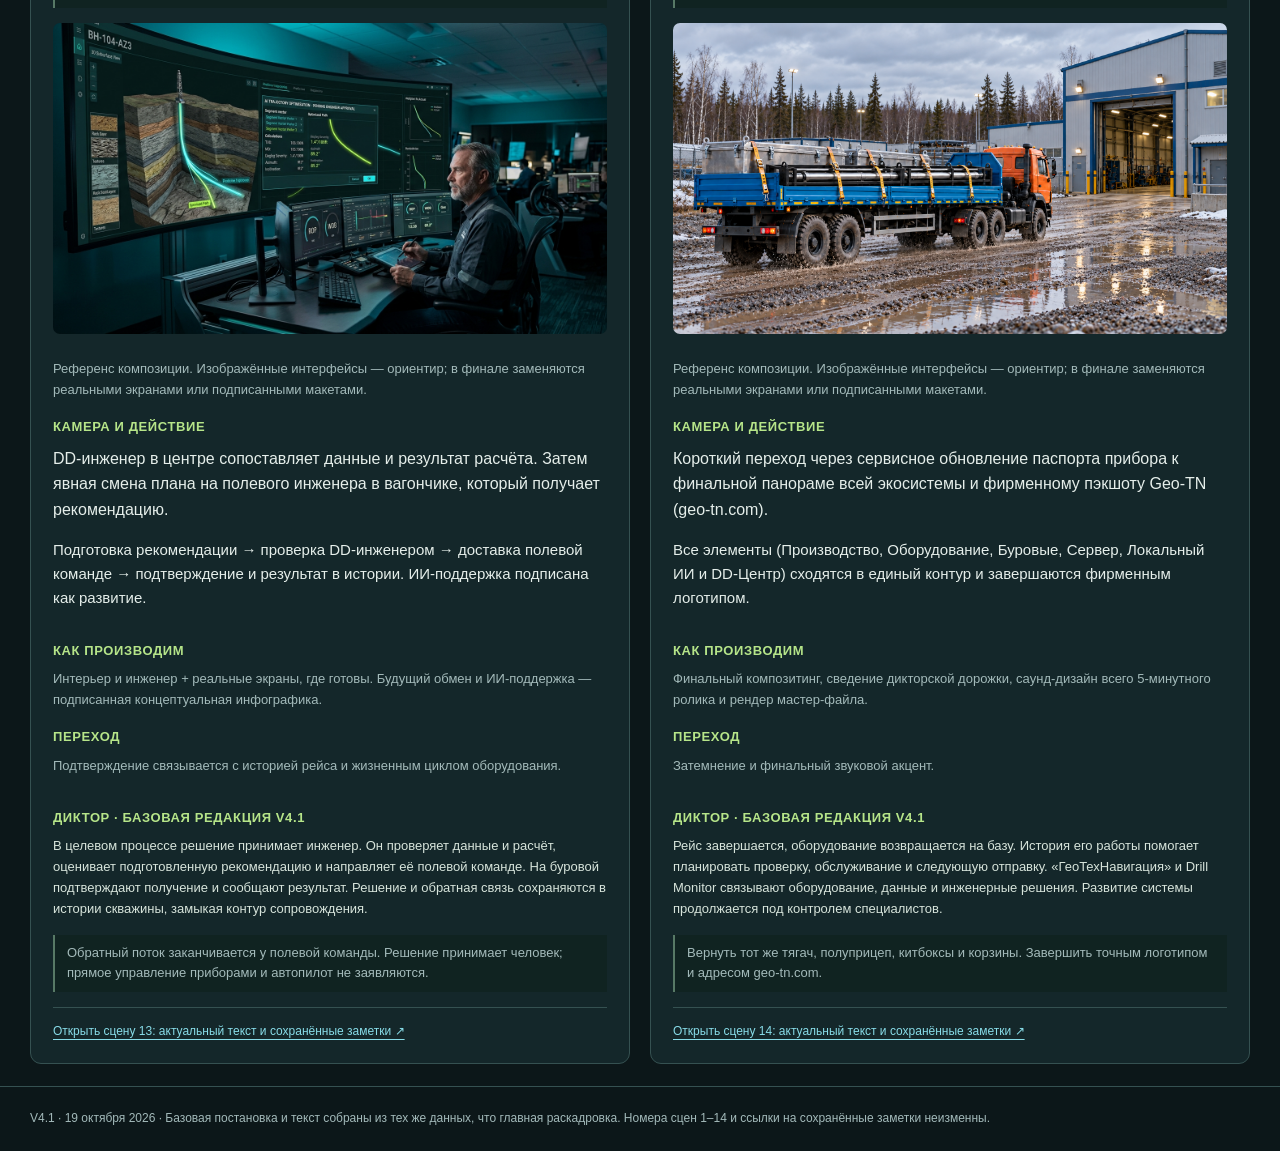
<file: production.html>
<!doctype html><html lang="ru"><head><meta charset="utf-8"><meta name="viewport" content="width=device-width,initial-scale=1"><meta name="robots" content="noindex,nofollow"><title>Drill Monitor — постановка и гибридное производство V4.1</title><style>
:root{color-scheme:dark;--bg:#0c1719;--card:#14272a;--line:#355151;--text:#e5eeea;--muted:#a3baba;--green:#b6e589;--cyan:#88dce8}*{box-sizing:border-box}body{background:var(--bg);color:var(--text);font:15px/1.6 Arial,sans-serif;margin:0}header,main,footer{max-width:1440px;margin:auto;padding:22px 30px}header{display:flex;justify-content:space-between;gap:20px;align-items:center;border-bottom:1px solid var(--line)}a{color:var(--cyan);text-underline-offset:4px}.brand{font-weight:700;letter-spacing:2px}.badge{color:var(--green);font-size:12px;text-transform:uppercase;letter-spacing:1.4px}.hero{padding:25px 0 10px}h1{font-size:clamp(31px,4vw,53px);line-height:1.15;max-width:1100px;margin:10px 0 20px}h2{font-size:25px;line-height:1.3;font-weight:600}h3{font-size:13px;text-transform:uppercase;letter-spacing:.6px;color:var(--green);margin:16px 0 8px}p{margin:8px 0 15px}.muted{color:var(--muted)}.lead{font-size:18px;max-width:1120px}.chips{display:flex;flex-wrap:wrap;gap:8px}.chips span{background:#203a35;color:var(--green);padding:5px 10px;border-radius:5px;font-size:12px}.workflow{display:grid;grid-template-columns:repeat(3,1fr);gap:16px;margin:28px 0}.tool,.principle,.shot{background:var(--card);border:1px solid var(--line);border-radius:11px;padding:22px;min-width:0}.tool strong{font-size:24px;color:var(--cyan)}.tool p{font-size:14px;color:var(--muted)}.principle{border-left:4px solid var(--green);margin:20px 0}.principle p{margin-bottom:5px}.table-scroll{overflow:auto;margin:25px 0}table{width:100%;border-collapse:collapse;font-size:13px}td,th{padding:12px;border-bottom:1px solid var(--line);text-align:left;vertical-align:top}th{color:var(--green)}td:first-child{white-space:nowrap;color:var(--muted)}.shot-grid{display:grid;grid-template-columns:1fr 1fr;gap:20px;margin-top:25px}.shot{scroll-margin-top:20px}.shot-head{display:flex;justify-content:space-between;gap:12px;font-size:11px;color:var(--green);flex-wrap:wrap}.shot h2{margin:12px 0 17px}.reference{width:100%;aspect-ratio:16/9;object-fit:cover;border-radius:7px;margin:0 0 10px}.visual{font-size:16px}.shot-cols{display:grid;grid-template-columns:1fr;gap:0}.shot-cols p{font-size:13px;color:var(--muted)}.shot-cols p.voice{color:#d7e4db}.guard{border-left:2px solid #577966;padding:8px 12px;background:#102321}.shot-links{border-top:1px solid var(--line);padding-top:14px;font-size:12px}.path{padding:18px 20px;background:#152e33;border-radius:8px;color:#cee4e4;font-size:17px}.proof{font-size:13px;color:var(--muted)}.sources{font-size:12px;color:var(--muted);margin:20px 0}.sources a{margin-right:12px}footer{font-size:12px;color:var(--muted);border-top:1px solid var(--line)}@media(max-width:900px){header,main,footer{padding:18px 16px}.workflow{grid-template-columns:1fr}.shot-grid{grid-template-columns:1fr}.tool{padding:17px}.shot{padding:18px}.lead{font-size:16px}}@media print{body{background:white;color:#17312d}header,.sources,.shot-links{display:none}.shot-grid,.workflow{display:block}.shot,.tool,.principle{background:white;break-inside:avoid;margin-bottom:20px}.reference{max-height:230px;object-fit:contain}.shot-cols p,.muted,.tool p{color:#365b55}.shot-cols p.voice{color:#17312d}.guard{background:#edf4eb;color:#17312d}}
</style></head><body><header><div class="brand">GEO·TN / DRILL MONITOR · V4.1</div><a href="index.html">Сценарий, правки диктора и заметки ↗</a></header><main><section class="hero"><div class="badge">V4.1 · синхронизировано со сценарием · 19 октября 2026</div><h1>Путь оборудования становится путём данных и решений</h1><p class="lead">Одна последовательность из 14 сцен: 2 минуты оборудования и 3 минуты ПО, разработки математического ядра, целевой архитектуры обмена и будущей ИИ-поддержки.</p><div class="chips"><span>05:00 · 14 сцен</span><span>Математическое ядро · в разработке</span><span>ИИ · направление развития</span><span>Инженер проверяет решение</span></div></section><div class="path">Логотип → база → доставка → сканер и сборка → бурение → данные на поверхность → инженерный вагон → математическое ядро → сеть буровых → серверный каталог → развитие ИИ → рекомендация и подтверждение → сервис и следующий рейс.</div><section class="workflow"><article class="tool"><div class="badge">Точная основа</div><strong>Blender</strong><p>Собственные модели приборов, стыки секций, китбоксы и корзины, близкие планы машины, долото и управляемая камера. Оборудование сохраняем отдельным слоем.</p></article><article class="tool"><div class="badge">Окружение и вставки</div><strong>Veo / Flow · Higgsfield</strong><p>Проверяем доступные в аккаунте режимы на коротком кадре. Генерация помогает с окружением и атмосферой; точность оборудования при перерисовке всего кадра не гарантируется.</p></article><article class="tool"><div class="badge">Финальная сборка</div><strong>Resolve / Fusion</strong><p>Совмещаем точный 3D-слой и окружение, реальные экраны, линии данных и титры. Здесь же монтаж, дикторская дорожка, звук и цвет.</p></article></section><section class="principle"><h2>Точность изображения и готовность продукта</h2><p>Работающие возможности записываем из актуального ПО. Математическое ядро показываем как разработку, ИИ — как направление развития. В технических кадрах сохраняем реальную геометрию оборудования; концептуальные интерфейсы подписываем. ИИ-помощник не подменяет математические расчёты и проверку инженером.</p><p class="proof">14 дней — рабочий план после утверждения сценария и подготовки исходников. Резерв на рендер, повторные генерации и правки согласуется отдельно. Сохранённые замечания и совместные правки диктора остаются на главной странице по ссылкам из каждой сцены.</p></section><div class="table-scroll"><table><thead><tr><th>Время</th><th>Сцена</th><th>Статус и производство</th></tr></thead><tbody><tr><td>00:00–00:15</td><td><a href="#shot-1">01 · Представление компании «ГеоТехНавигация» и единого контура</a></td><td>Оборудование · по реальным моделям<br>3D-логотип + рендеры + графика</td></tr><tr><td>00:15–00:35</td><td><a href="#shot-2">02 · База: проверка и комплектование оборудования</a></td><td>Оборудование · по реальным моделям<br>3D-сцена базы + модели приборов</td></tr><tr><td>00:35–00:55</td><td><a href="#shot-3">03 · Логистика и поставка: от базы компании до буровой площадки</a></td><td>Оборудование · по реальным моделям<br>Гибрид: 3D-груз + ИИ-окружение</td></tr><tr><td>00:55–01:15</td><td><a href="#shot-4">04 · Двухсекционная телесистема и беспроводная идентификация</a></td><td>Оборудование · по реальным моделям<br>Точная 3D-анимация + инфографика</td></tr><tr><td>01:15–01:40</td><td><a href="#shot-5">05 · Работа оборудования на забое: измерения в процессе бурения</a></td><td>Оборудование · по реальным моделям<br>Сложная 3D-анимация в разрезе скважины</td></tr><tr><td>01:40–02:00</td><td><a href="#shot-6">06 · Гидравлический пульсатор и декодирование сигнала на поверхности</a></td><td>Оборудование · по реальным моделям<br>Гибрид: 3D-пульсатор + графика канала</td></tr><tr><td>02:00–02:25</td><td><a href="#shot-7">07 · Drill Monitor: данные на рабочем месте инженера</a></td><td>Экраны ПО · готовность сверяем<br>Захват реального ПО + моушн-графика</td></tr><tr><td>02:25–03:00</td><td><a href="#shot-8">08 · Математическое ядро: траектория, механика и гидравлика</a></td><td>Математическое ядро · в разработке<br>Математическое ядро + проверяемые расчётные схемы</td></tr><tr><td>03:00–03:25</td><td><a href="#shot-9">09 · Масштабирование: буровые, каналы связи и центр сопровождения</a></td><td>Целевая архитектура · интеграция<br>Карта сети 2.5D/3D + схема потоков данных</td></tr><tr><td>03:25–03:45</td><td><a href="#shot-10">10 · Серверный каталог: контекст измерений и история оборудования</a></td><td>Целевая архитектура · интеграция<br>Гибрид: визуализация сервера + структура БД</td></tr><tr><td>03:45–04:05</td><td><a href="#shot-11">11 · Развитие: ИИ помогает инженеру с рутинной аналитикой</a></td><td>Направление развития · концепция<br>Концепция ИИ-помощника + интерфейсная графика</td></tr><tr><td>04:05–04:25</td><td><a href="#shot-12">12 · Развитие: анализ признаков осложнений</a></td><td>Направление развития · концепция<br>Инфографика предиктивной модели + ПО</td></tr><tr><td>04:25–04:45</td><td><a href="#shot-13">13 · Инженерное решение: рекомендация, проверка и подтверждение</a></td><td>Направление развития · концепция<br>Гибрид: инженер + интерфейс рекомендаций</td></tr><tr><td>04:45–05:00</td><td><a href="#shot-14">14 · Замкнутый цикл сервиса и финальный масштаб экосистемы «ГеоТехНавигация»</a></td><td>Жизненный цикл · итог экосистемы<br>Гибрид: рендеры + схема экосистемы + титры</td></tr></tbody></table></div><section class="shot-grid"><article class="shot" id="shot-1" data-scene-id="1"><div class="shot-head"><span>СЦЕНА 01 · 00:00–00:15 · 15 с</span><span>3D-логотип + рендеры + графика</span></div><h2>Представление компании «ГеоТехНавигация» и единого контура</h2><p class="guard">Оборудование · по реальным моделям</p><img class="reference" src="assets/01-ecosystem.png" alt="Референс композиции: Представление компании «ГеоТехНавигация» и единого контура" loading="lazy"><p class="proof">Референс композиции. Изображённые интерфейсы — ориентир; в финале заменяются реальными экранами или подписанными макетами.</p><h3>Камера и действие</h3><p class="visual">Вступление с 3D-логотипом компании, переход через световой блик к панорамной композиции: база, телесистема, буровая и контрольный центр.</p><p>Проявление объёмного логотипа Geo-TN, затем плавный пролёт по ключевым узлам экосистемы компании.</p><div class="shot-cols"><section><h3>Как производим</h3><p>Анимация векторного/3D логотипа и композитинг со слоями оборудования в DaVinci Resolve / Fusion.</p><h3>Переход</h3><p>Световой блик переходит на металлический китбокс в производственном цеху компании.</p></section><section><h3>Диктор · базовая редакция V4.1</h3><p class="voice">«ГеоТехНавигация» объединяет скважинное оборудование, инженерный опыт и программную платформу Drill Monitor. Покажем путь комплекса от подготовки на базе до работы на буровой и сопровождения нескольких объектов в едином цифровом контуре.</p><p class="guard">Точный фирменный знак. Не подменять реальные приборы сгенерированной геометрией.</p></section></div><div class="shot-links"><a href="index.html#scene-1">Открыть сцену 1: актуальный текст и сохранённые заметки ↗</a></div></article>
<article class="shot" id="shot-2" data-scene-id="2"><div class="shot-head"><span>СЦЕНА 02 · 00:15–00:35 · 20 с</span><span>3D-сцена базы + модели приборов</span></div><h2>База: проверка и комплектование оборудования</h2><p class="guard">Оборудование · по реальным моделям</p><img class="reference" src="assets/03-preparation.png" alt="Референс композиции: База: проверка и комплектование оборудования" loading="lazy"><p class="proof">Референс композиции. Изображённые интерфейсы — ориентир; в финале заменяются реальными экранами или подписанными макетами.</p><h3>Камера и действие</h3><p class="visual">Проезд камеры по рабочему месту, открытому китбоксу 2955×1000×850 мм и каркасным корзинам. Затем закрытие крышки и подготовка к погрузке.</p><p>Калибровка прибора на стенде, фиксация серийного номера и электронного паспорта, закрытие крышки китбокса.</p><div class="shot-cols"><section><h3>Как производим</h3><p>Использовать утверждённые 3D-модели приборов и упаковки по точным габаритам заказчика.</p><h3>Переход</h3><p>Закрытый китбокс и корзины перемещаются в зону погрузки на полуприцеп.</p></section><section><h3>Диктор · базовая редакция V4.1</h3><p class="voice">Работа начинается на базе: инженер проверяет состав комплекса и готовит его к отправке. Электронные модули размещают в защищённых металлических китбоксах, корпусные приборы — в транспортных корзинах. Идентификаторы связывают оборудование с его паспортом и сервисной историей.</p><p class="guard">Показывать реальные операции проверки; поверку или сертификацию не изображать без подтверждения. Корзины и китбоксы — по предоставленным референсам.</p></section></div><div class="shot-links"><a href="index.html#scene-2">Открыть сцену 2: актуальный текст и сохранённые заметки ↗</a></div></article>
<article class="shot" id="shot-3" data-scene-id="3"><div class="shot-head"><span>СЦЕНА 03 · 00:35–00:55 · 20 с</span><span>Гибрид: 3D-груз + ИИ-окружение</span></div><h2>Логистика и поставка: от базы компании до буровой площадки</h2><p class="guard">Оборудование · по реальным моделям</p><img class="reference" src="assets/04-delivery.png" alt="Референс композиции: Логистика и поставка: от базы компании до буровой площадки" loading="lazy"><p class="proof">Референс композиции. Изображённые интерфейсы — ориентир; в финале заменяются реальными экранами или подписанными макетами.</p><h3>Камера и действие</h3><p class="visual">Три динамичных плана: крепление груза на синем полуприцепе с оранжевым тягачом 6×6 → движение по трассе → прибытие на кустовую площадку.</p><p>0–6 с: фиксация китбоксов и корзин; 6–14 с: движение тягача к месторождению; 14–20 с: заезд на буровую и разгрузка.</p><div class="shot-cols"><section><h3>Как производим</h3><p>Крупные планы груза и машины — управляемое 3D по фотореференсу заказчика; дальние планы дороги и атмосферы — выверенные ИИ-вставки.</p><h3>Переход</h3><p>Открытие китбокса на буровой переходит к считыванию приборов сканером.</p></section><section><h3>Диктор · базовая редакция V4.1</h3><p class="voice">Укомплектованный комплекс отправляется на месторождение. Надёжная транспортная упаковка защищает высокоточную электронику на сложных трассах и зимниках. На буровой площадке оборудование принимает полевая партия — комплекс полностью готов к сборке и спуску в скважину.</p><p class="guard">Сохранить единый внешний вид тягача, полуприцепа и контейнеров во всех кадрах.</p></section></div><div class="shot-links"><a href="index.html#scene-3">Открыть сцену 3: актуальный текст и сохранённые заметки ↗</a></div></article>
<article class="shot" id="shot-4" data-scene-id="4"><div class="shot-head"><span>СЦЕНА 04 · 00:55–01:15 · 20 с</span><span>Точная 3D-анимация + инфографика</span></div><h2>Двухсекционная телесистема и беспроводная идентификация</h2><p class="guard">Оборудование · по реальным моделям</p><img class="reference" src="assets/04-two-sections.png" alt="Референс композиции: Двухсекционная телесистема и беспроводная идентификация" loading="lazy"><p class="proof">Референс композиции. Изображённые интерфейсы — ориентир; в финале заменяются реальными экранами или подписанными макетами.</p><h3>Камера и действие</h3><p class="visual">Крупный план сервисного сканера у корпуса прибора → детальный 3D-план резьбового соединения двух секций на столе ротора.</p><p>Импульс беспроводного считывания ID → соосное сближение и свинчивание двух секций → визуализация локальной межсекционной связи.</p><div class="shot-cols"><section><h3>Как производим</h3><p>Полноценная 3D-анимация в Blender по конструкторским моделям компании + графический слой идентификаторов и межсекционного обмена.</p><h3>Переход</h3><p>Собранная колонна начинает спуск в скважину — камера уходит за ней под землю.</p></section><section><h3>Диктор · базовая редакция V4.1</h3><p class="voice">На буровой инженер считывает приборы беспроводным сервисным сканером и сверяет конфигурацию комплекса. Двухсекционная конструкция позволяет быстро соединить секции перед спуском. Локальный беспроводной обмен между ними показан отдельно от сервисного считывания и канала передачи забойных измерений.</p><p class="guard">Точная кинематика сборки. Сервисный сканер, межсекционный обмен и скважинный канал — три разные связи. Взаимозаменяемость показывать только для согласованных исполнений.</p></section></div><div class="shot-links"><a href="index.html#scene-4">Открыть сцену 4: актуальный текст и сохранённые заметки ↗</a></div></article>
<article class="shot" id="shot-5" data-scene-id="5"><div class="shot-head"><span>СЦЕНА 05 · 01:15–01:40 · 25 с</span><span>Сложная 3D-анимация в разрезе скважины</span></div><h2>Работа оборудования на забое: измерения в процессе бурения</h2><p class="guard">Оборудование · по реальным моделям</p><img class="reference" src="assets/06-downhole-modules.png" alt="Референс композиции: Работа оборудования на забое: измерения в процессе бурения" loading="lazy"><p class="proof">Референс композиции. Изображённые интерфейсы — ориентир; в финале заменяются реальными экранами или подписанными макетами.</p><h3>Камера и действие</h3><p class="visual">Продольный разрез скважины: камера следует от долота к измерительным модулям реальной КНБК. Геометрию и масштаб сверить с моделями.</p><p>Разрушение породы долотом, поочерёдная подсветка инклинометра, гамма-модуля и резистивиметра, вращение лопаток турбины генератора в потоке раствора.</p><div class="shot-cols"><section><h3>Как производим</h3><p>Детальная 3D-сцена подземного бурения в Blender с полупрозрачным разрезом корпуса и пластовыми изолиниями.</p><h3>Переход</h3><p>Поток данных от измерительных модулей передаётся в узел гидравлического пульсатора.</p></section><section><h3>Диктор · базовая редакция V4.1</h3><p class="voice">После сборки комплекс спускают в скважину. В процессе бурения измерительные модули получают данные об ориентации инструмента и свойствах окружающих пород. Состав измерений зависит от установленной комплектации. В кадре раскрываем реальные приборы и их место в компоновке.</p><p class="guard">Расположение, типы датчиков и источники питания сверить по фактической комплектации. Никаких вымышленных диаметров и каналов.</p></section></div><div class="shot-links"><a href="index.html#scene-5">Открыть сцену 5: актуальный текст и сохранённые заметки ↗</a></div></article>
<article class="shot" id="shot-6" data-scene-id="6"><div class="shot-head"><span>СЦЕНА 06 · 01:40–02:00 · 20 с</span><span>Гибрид: 3D-пульсатор + графика канала</span></div><h2>Гидравлический пульсатор и декодирование сигнала на поверхности</h2><p class="guard">Оборудование · по реальным моделям</p><img class="reference" src="assets/07-pressure-telemetry.png" alt="Референс композиции: Гидравлический пульсатор и декодирование сигнала на поверхности" loading="lazy"><p class="proof">Референс композиции. Изображённые интерфейсы — ориентир; в финале заменяются реальными экранами или подписанными макетами.</p><h3>Камера и действие</h3><p class="visual">Крупный 3D-план работы клапана пульсатора → вертикальный пролёт за волной давления вверх к датчику на манифольде и наземному декодеру.</p><p>Срабатывание клапана пульсатора, формирование кодовой пачки импульсов, подъём сигнала на поверхность и превращение волны в цифровой график.</p><div class="shot-cols"><section><h3>Как производим</h3><p>12 секунд 3D-анимации пульсатора + векторная визуализация гидравлического канала и осциллограммы декодера.</p><h3>Переход</h3><p>Декодированный пакет по кабелю влетает прямо в интерфейс ПО Drill Monitor (переход ко Второй части ролика — 02:00).</p></section><section><h3>Диктор · базовая редакция V4.1</h3><p class="voice">Гидравлический пульсатор передаёт забойные измерения импульсами давления в буровом растворе. На поверхности датчик и приёмный комплекс выделяют сигнал на фоне помех и декодируют данные. Так информация из скважины поступает на рабочее место полевого инженера.</p><p class="guard">Разделить движение раствора и распространение импульсов давления. Спутниковая связь начинается у наземного шлюза.</p></section></div><div class="shot-links"><a href="index.html#scene-6">Открыть сцену 6: актуальный текст и сохранённые заметки ↗</a></div></article>
<article class="shot" id="shot-7" data-scene-id="7"><div class="shot-head"><span>СЦЕНА 07 · 02:00–02:25 · 25 с</span><span>Захват реального ПО + моушн-графика</span></div><h2>Drill Monitor: данные на рабочем месте инженера</h2><p class="guard">Экраны ПО · готовность сверяем</p><img class="reference" src="assets/08-drill-monitor-ui.png" alt="Референс композиции: Drill Monitor: данные на рабочем месте инженера" loading="lazy"><p class="proof">Референс композиции. Изображённые интерфейсы — ориентир; в финале заменяются реальными экранами или подписанными макетами.</p><h3>Камера и действие</h3><p class="visual">Из декодера камера переходит в инженерный вагон. Общий план специалиста сменяется крупным захватом реального интерфейса Drill Monitor.</p><p>Данные появляются в карточке рейса и на кривых. Инженер выбирает замер и открывает расчётную задачу.</p><div class="shot-cols"><section><h3>Как производим</h3><p>Фон вагончика и инженер — постановочный референс. Содержимое мониторов заменяем записью актуальной программы; условные данные подписываем.</p><h3>Переход</h3><p>Выбранный замер и состав КНБК переходят в расчётную задачу математического ядра.</p></section><section><h3>Диктор · базовая редакция V4.1</h3><p class="voice">На рабочем месте полевого инженера Drill Monitor связывает измерения со скважиной, рейсом и компоновкой. Специалист сопоставляет забойные и наземные параметры, видит историю и качество данных. Единый контекст помогает перейти от наблюдения за показателями к подготовке инженерного решения.</p><p class="guard">Не выдавать сгенерированную картинку монитора за реальный интерфейс. Поддерживаемые каналы сверить перед записью.</p></section></div><div class="shot-links"><a href="index.html#scene-7">Открыть сцену 7: актуальный текст и сохранённые заметки ↗</a></div></article>
<article class="shot" id="shot-8" data-scene-id="8"><div class="shot-head"><span>СЦЕНА 08 · 02:25–03:00 · 35 с</span><span>Математическое ядро + проверяемые расчётные схемы</span></div><h2>Математическое ядро: траектория, механика и гидравлика</h2><p class="guard">Математическое ядро · в разработке</p><h3>Камера и действие</h3><p class="visual">Крупный управляемый показ: слева исходные замеры и параметры, в центре расчёт, справа траектория план–факт и график гидравлических параметров. На кадре читаемый бейдж «Математическое ядро · в разработке».</p><p>0–8 с: ввод замера и выбор КНБК. 8–20 с: расчёт и результат траектории. 20–29 с: механика и гидравлика как направления ядра. 29–35 с: инженер сверяет результат; камера начинает уход к карте объектов.</p><div class="shot-cols"><section><h3>Как производим</h3><p>Работающие расчёты записать из проверенной сборки. Для ещё разрабатываемых модулей — подписанная схема без вымышленных числовых результатов. Формулы и вычисления отделены от ИИ-помощника.</p><h3>Переход</h3><p>От выбранной скважины — управляемый взлёт камеры через облака к карте нескольких объектов.</p></section><section><h3>Диктор · базовая редакция V4.1</h3><p class="voice">В Drill Monitor развивается собственное математическое ядро. Замеры, параметры компоновки и условия задачи становятся исходными данными для расчёта. Инженер получает числовой результат, траекторию или график и проверяет их в контексте скважины. Разработка объединяет направления траектории и геонавигации, механики КНБК и гидравлики. Расчётные модули проходят поэтапную проверку перед применением.</p><p class="guard">У каждого расчёта видны входные данные, единицы, результат и статус готовности. BSR не называть общей гарантией безопасности соединения.</p></section></div><div class="shot-links"><a href="index.html#scene-8">Открыть сцену 8: актуальный текст и сохранённые заметки ↗</a></div></article>
<article class="shot" id="shot-9" data-scene-id="9"><div class="shot-head"><span>СЦЕНА 09 · 03:00–03:25 · 25 с</span><span>Карта сети 2.5D/3D + схема потоков данных</span></div><h2>Масштабирование: буровые, каналы связи и центр сопровождения</h2><p class="guard">Целевая архитектура · интеграция</p><img class="reference" src="assets/11-data-network.svg" alt="Референс композиции: Масштабирование: буровые, каналы связи и центр сопровождения" loading="lazy"><p class="proof">Референс композиции. Изображённые интерфейсы — ориентир; в финале заменяются реальными экранами или подписанными макетами.</p><h3>Камера и действие</h3><p class="visual">Бесшовный взлёт камеры от буровой площадки к карте страны и спутниковой группировке: светящиеся потоки данных с множества месторождений сходятся в единую точку — Контрольный Центр.</p><p>Камера раскрывает несколько буровых на карте. Голубые пакеты сходятся через наземные шлюзы к серверу; янтарный поток показывает рекомендации и подтверждения.</p><div class="shot-cols"><section><h3>Как производим</h3><p>Анимированная карта сети и векторная схема потоков (на базе assets/11-data-network.svg и композитинга в Fusion).</p><h3>Переход</h3><p>Лучи данных входят в здание Контрольного Центра прямо в центральный серверный узел.</p></section><section><h3>Диктор · базовая редакция V4.1</h3><p class="voice">От одной буровой переходим к сети объектов. Целевая архитектура Drill Monitor предусматривает обмен через наземные шлюзы и доступные каналы связи, включая спутниковый. Центр сопровождения получает общую картину по скважинам. Число подключений и параметры обмена подтверждаются для конкретного внедрения.</p><p class="guard">Маршрут: прибор → декодер → наземный шлюз → канал связи → сервер → центр. Масштаб карты иллюстративный; производительность не заявлять без испытаний.</p></section></div><div class="shot-links"><a href="index.html#scene-9">Открыть сцену 9: актуальный текст и сохранённые заметки ↗</a> · <a href="network.html">Схема обмена ↗</a></div></article>
<article class="shot" id="shot-10" data-scene-id="10"><div class="shot-head"><span>СЦЕНА 10 · 03:25–03:45 · 20 с</span><span>Гибрид: визуализация сервера + структура БД</span></div><h2>Серверный каталог: контекст измерений и история оборудования</h2><p class="guard">Целевая архитектура · интеграция</p><img class="reference" src="assets/09-server-catalog.png" alt="Референс композиции: Серверный каталог: контекст измерений и история оборудования" loading="lazy"><p class="proof">Референс композиции. Изображённые интерфейсы — ориентир; в финале заменяются реальными экранами или подписанными макетами.</p><h3>Камера и действие</h3><p class="visual">Камера входит в центр сопровождения; вместо абстрактного «мозга» раскрывается понятная иерархия данных скважины и паспорта прибора.</p><p>Пакет получает контекст скважины, рейса и источника. Отдельно появляются результаты расчётов, история решений и сервисные события.</p><div class="shot-cols"><section><h3>Как производим</h3><p>Совмещение визуала серверного узла с чёткой анимированной инфографикой структурирования и каталогизации базы данных.</p><h3>Переход</h3><p>Каталог данных становится опорой будущего аналитического помощника.</p></section><section><h3>Диктор · базовая редакция V4.1</h3><p class="voice">В целевом серверном контуре измерения связываются со скважиной, стволом, рейсом и конкретным прибором. Важны время, глубина, единицы, источник и качество данных. История измерений, инженерных решений и обслуживания формирует основу для совместной работы и последующей аналитики.</p><p class="guard">Целевая схема интеграции, а не утверждение о готовом серверном внедрении. Обработку обрывов связи, восстановление и права доступа подтвердить по реализации.</p></section></div><div class="shot-links"><a href="index.html#scene-10">Открыть сцену 10: актуальный текст и сохранённые заметки ↗</a></div></article>
<article class="shot" id="shot-11" data-scene-id="11"><div class="shot-head"><span>СЦЕНА 11 · 03:45–04:05 · 20 с</span><span>Концепция ИИ-помощника + интерфейсная графика</span></div><h2>Развитие: ИИ помогает инженеру с рутинной аналитикой</h2><p class="guard">Направление развития · концепция</p><img class="reference" src="assets/10-remote-centre.png" alt="Референс композиции: Развитие: ИИ помогает инженеру с рутинной аналитикой" loading="lazy"><p class="proof">Референс композиции. Изображённые интерфейсы — ориентир; в финале заменяются реальными экранами или подписанными макетами.</p><h3>Камера и действие</h3><p class="visual">В центре сопровождения инженер открывает концептуальную панель помощника. Постоянная подпись «Направление развития · концепция».</p><p>Из отмеченного события формируется проект сводки со ссылками на исходные каналы; инженер проверяет текст и результат расчёта.</p><div class="shot-cols"><section><h3>Как производим</h3><p>Постановочный интерьер + подписанный макет будущего помощника. Реальные экраны мониторинга остаются отдельным слоем.</p><h3>Переход</h3><p>От сводки события переходим к перспективному анализу признаков осложнений.</p></section><section><h3>Диктор · базовая редакция V4.1</h3><p class="voice">Следующее направление развития — локальный ИИ-помощник инженера. Ему планируется поручить подготовку сводок, поиск подозрительных изменений и черновиков отчётов. Помощник будет связывать выводы с исходными данными и результатами расчётов. Инженер проверит предложенную оценку и примет решение.</p><p class="guard">Локальное размещение — целевой вариант внедрения. Не утверждать текущую готовность модели, защищённость контура или обучение на собственной базе без подтверждения.</p></section></div><div class="shot-links"><a href="index.html#scene-11">Открыть сцену 11: актуальный текст и сохранённые заметки ↗</a></div></article>
<article class="shot" id="shot-12" data-scene-id="12"><div class="shot-head"><span>СЦЕНА 12 · 04:05–04:25 · 20 с</span><span>Инфографика предиктивной модели + ПО</span></div><h2>Развитие: анализ признаков осложнений</h2><p class="guard">Направление развития · концепция</p><img class="reference" src="assets/13-local-ai-alerts.png" alt="Референс композиции: Развитие: анализ признаков осложнений" loading="lazy"><p class="proof">Референс композиции. Изображённые интерфейсы — ориентир; в финале заменяются реальными экранами или подписанными макетами.</p><h3>Камера и действие</h3><p class="visual">Концептуальная схема: исходные каналы → признаки изменения → проверка качества → предположение о риске → оценка инженером. Бейдж развития остаётся видимым.</p><p>Никакого обратного отсчёта до аварии и вымышленных процентов. Подсвечивается подозрительный участок, рядом — исходные данные и пометка «требует проверки».</p><div class="shot-cols"><section><h3>Как производим</h3><p>Контролируемая векторная анимация. Графики схематические, подписаны как концепция; фактические прогнозы и статистику не выдумывать.</p><h3>Переход</h3><p>Гипотеза передаётся специалисту как задача для проверки и подготовки рекомендации.</p></section><section><h3>Диктор · базовая редакция V4.1</h3><p class="voice">В перспективе накопленный опыт позволит развивать модели оценки рисков. Они будут сопоставлять текущие параметры с проверенными примерами и помогать инженеру замечать признаки осложнений. Перед применением предстоит подтвердить точность и ограничения моделей на испытаниях.</p><p class="guard">Не заявлять объём выборки, время упреждения или доказанную точность. Аналитическая модель не заменяет проверяемые инженерные расчёты.</p></section></div><div class="shot-links"><a href="index.html#scene-12">Открыть сцену 12: актуальный текст и сохранённые заметки ↗</a></div></article>
<article class="shot" id="shot-13" data-scene-id="13"><div class="shot-head"><span>СЦЕНА 13 · 04:25–04:45 · 20 с</span><span>Гибрид: инженер + интерфейс рекомендаций</span></div><h2>Инженерное решение: рекомендация, проверка и подтверждение</h2><p class="guard">Направление развития · концепция</p><img class="reference" src="assets/15-dd-engineer-ai.png" alt="Референс композиции: Инженерное решение: рекомендация, проверка и подтверждение" loading="lazy"><p class="proof">Референс композиции. Изображённые интерфейсы — ориентир; в финале заменяются реальными экранами или подписанными макетами.</p><h3>Камера и действие</h3><p class="visual">DD-инженер в центре сопоставляет данные и результат расчёта. Затем явная смена плана на полевого инженера в вагончике, который получает рекомендацию.</p><p>Подготовка рекомендации → проверка DD-инженером → доставка полевой команде → подтверждение и результат в истории. ИИ-поддержка подписана как развитие.</p><div class="shot-cols"><section><h3>Как производим</h3><p>Интерьер и инженер + реальные экраны, где готовы. Будущий обмен и ИИ-поддержка — подписанная концептуальная инфографика.</p><h3>Переход</h3><p>Подтверждение связывается с историей рейса и жизненным циклом оборудования.</p></section><section><h3>Диктор · базовая редакция V4.1</h3><p class="voice">В целевом процессе решение принимает инженер. Он проверяет данные и расчёт, оценивает подготовленную рекомендацию и направляет её полевой команде. На буровой подтверждают получение и сообщают результат. Решение и обратная связь сохраняются в истории скважины, замыкая контур сопровождения.</p><p class="guard">Обратный поток заканчивается у полевой команды. Решение принимает человек; прямое управление приборами и автопилот не заявляются.</p></section></div><div class="shot-links"><a href="index.html#scene-13">Открыть сцену 13: актуальный текст и сохранённые заметки ↗</a></div></article>
<article class="shot" id="shot-14" data-scene-id="14"><div class="shot-head"><span>СЦЕНА 14 · 04:45–05:00 · 15 с</span><span>Гибрид: рендеры + схема экосистемы + титры</span></div><h2>Замкнутый цикл сервиса и финальный масштаб экосистемы «ГеоТехНавигация»</h2><p class="guard">Жизненный цикл · итог экосистемы</p><img class="reference" src="assets/12-return-service.png" alt="Референс композиции: Замкнутый цикл сервиса и финальный масштаб экосистемы «ГеоТехНавигация»" loading="lazy"><p class="proof">Референс композиции. Изображённые интерфейсы — ориентир; в финале заменяются реальными экранами или подписанными макетами.</p><h3>Камера и действие</h3><p class="visual">Короткий переход через сервисное обновление паспорта прибора к финальной панораме всей экосистемы и фирменному пэкшоту Geo-TN (geo-tn.com).</p><p>Все элементы (Производство, Оборудование, Буровые, Сервер, Локальный ИИ и DD-Центр) сходятся в единый контур и завершаются фирменным логотипом.</p><div class="shot-cols"><section><h3>Как производим</h3><p>Финальный композитинг, сведение дикторской дорожки, саунд-дизайн всего 5-минутного ролика и рендер мастер-файла.</p><h3>Переход</h3><p>Затемнение и финальный звуковой акцент.</p></section><section><h3>Диктор · базовая редакция V4.1</h3><p class="voice">Рейс завершается, оборудование возвращается на базу. История его работы помогает планировать проверку, обслуживание и следующую отправку. «ГеоТехНавигация» и Drill Monitor связывают оборудование, данные и инженерные решения. Развитие системы продолжается под контролем специалистов.</p><p class="guard">Вернуть тот же тягач, полуприцеп, китбоксы и корзины. Завершить точным логотипом и адресом geo-tn.com.</p></section></div><div class="shot-links"><a href="index.html#scene-14">Открыть сцену 14: актуальный текст и сохранённые заметки ↗</a></div></article></section></main><footer>V4.1 · 19 октября 2026 · Базовая постановка и текст собраны из тех же данных, что главная раскадровка. Номера сцен 1–14 и ссылки на сохранённые заметки неизменны.</footer></body></html>
</file>
<file: review.css>
.review-panel{border:1px solid #40644c;border-radius:12px;padding:24px 28px;margin:24px 0;background:#14251d;scroll-margin-top:100px}.review-panel h2{font-size:26px;font-weight:550;margin:8px 0}.review-panel p{font-size:13px;color:#b3cbbd}.review-login{display:flex;align-items:flex-end;gap:12px;flex-wrap:wrap;margin:20px 0 12px}.review-login label{display:grid;gap:6px;font-size:12px;color:#c2d7c7;flex:1;min-width:170px}.review-login input{min-width:0;width:100%;padding:11px;background:#0e1814;border:1px solid #42644d;border-radius:6px;color:#e0eede;font:inherit;font-size:14px}.review-panel button,.review-thread button{background:#1d3426;color:#dcebd5;border:1px solid #4a6d52;border-radius:6px;padding:10px 13px;cursor:pointer;font-size:12px}.review-panel button.primary{background:#c3f17c;color:#142014}.review-panel button:disabled,.review-thread button:disabled{opacity:.5;cursor:default}.review-tools{display:flex;align-items:center;gap:10px;flex-wrap:wrap}.review-tools[hidden],.review-login [hidden]{display:none!important}.review-tools span{color:#a3c5af;font-size:12px}.review-error{color:#f6ba9e!important}.review-comment{padding:12px 0;border-bottom:1px solid #304e3a}.review-comment-meta{display:flex;gap:10px;justify-content:space-between;align-items:baseline;flex-wrap:wrap;color:#bce092;font-size:11px}.review-comment-meta time{color:#829e8c;font-size:10px}.review-comment p{font-size:13px;color:#d5e3d2;line-height:1.55;white-space:pre-wrap;overflow-wrap:anywhere;margin:7px 0 2px}.review-muted{font-size:11px;color:#8ca998;line-height:1.5}.review-send-row{display:flex;align-items:center;gap:10px;margin-top:10px}.review-feedback{font-size:11px;color:#b3d592;overflow-wrap:anywhere}.review-thread summary{gap:12px}.review-comments{max-height:none;overflow:visible}.review-panel:focus{outline:1px solid #84a96c;outline-offset:4px}.review-panel input:focus-visible,.review-thread textarea:focus-visible{outline:2px solid #b3e17b;outline-offset:2px}@media(max-width:760px){.review-panel{padding:18px 14px;scroll-margin-top:130px}.review-panel h2{font-size:23px}.review-login{display:grid;grid-template-columns:1fr}.review-login label{min-width:0}.review-send-row{align-items:flex-start;flex-wrap:wrap}.actions{flex-wrap:wrap}.review-login button{width:100%}}@media print{.review-panel,.review-thread{display:none!important}}
</file>
